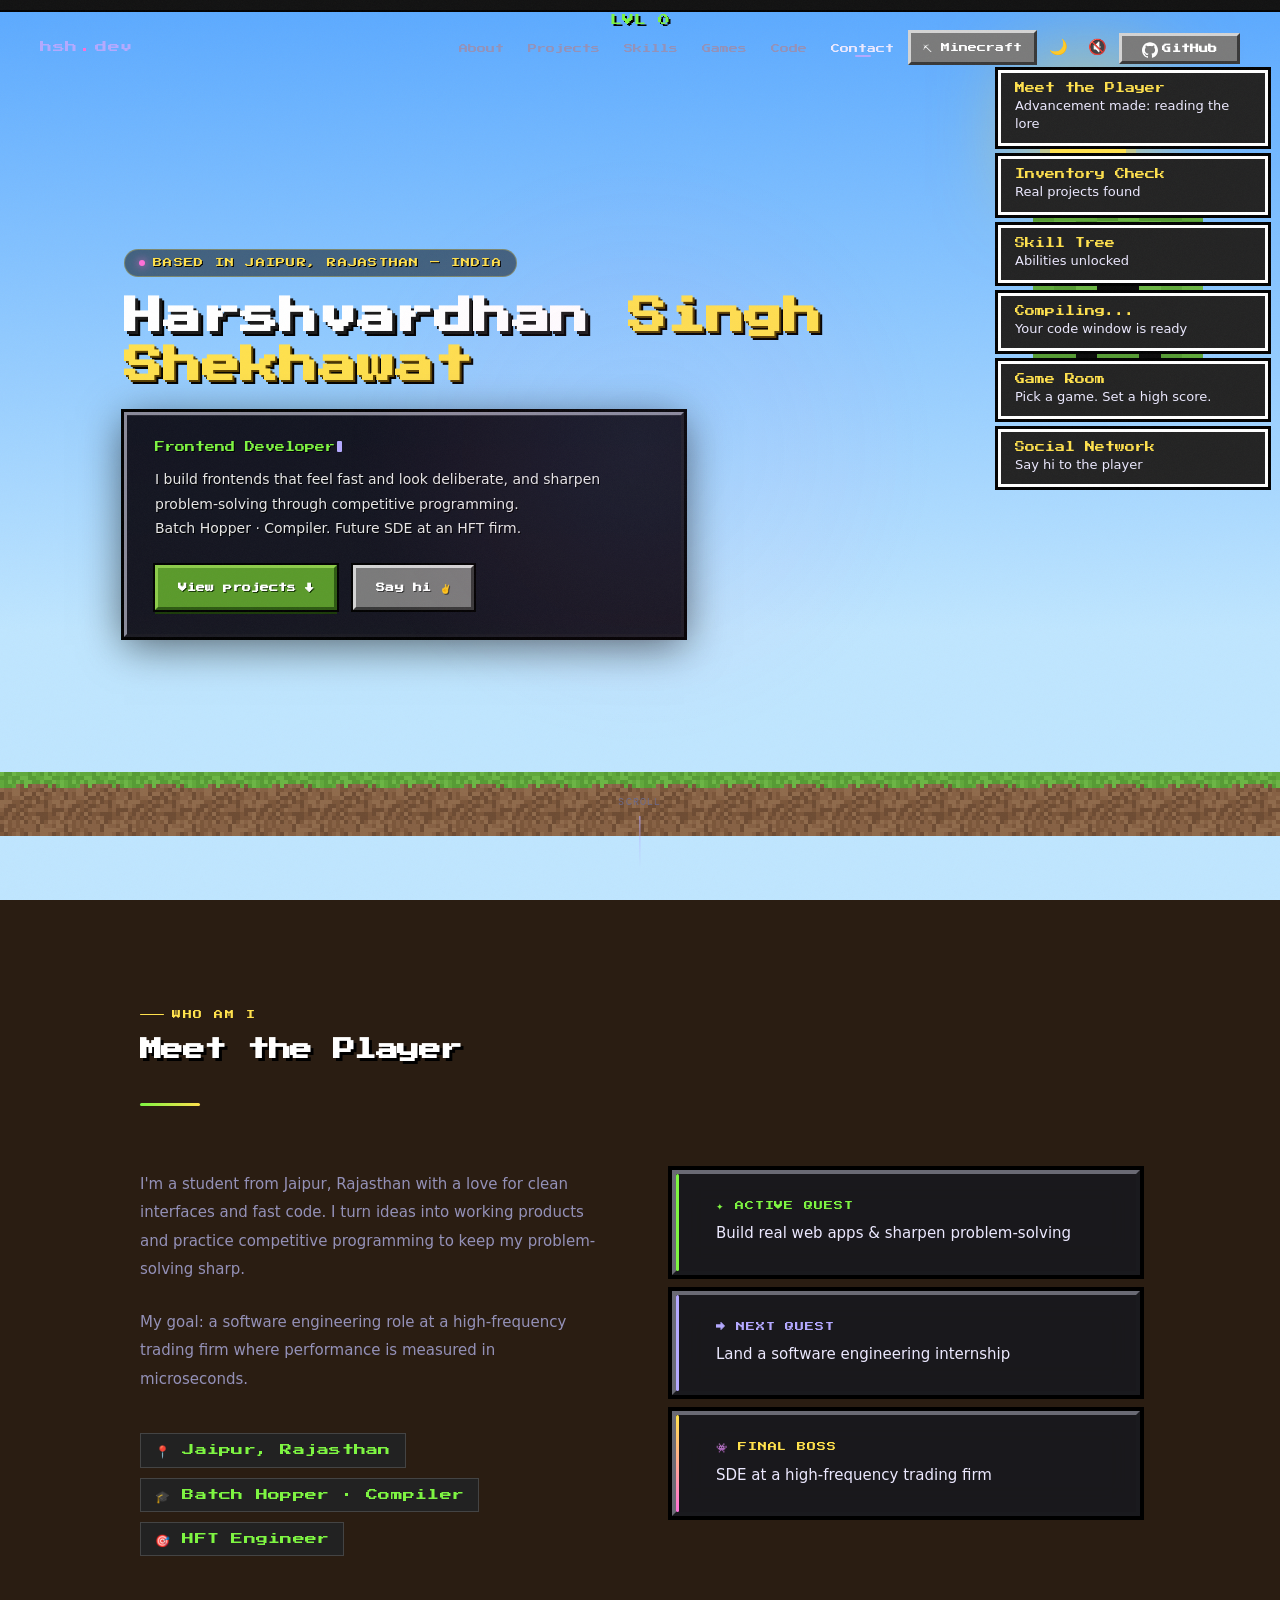
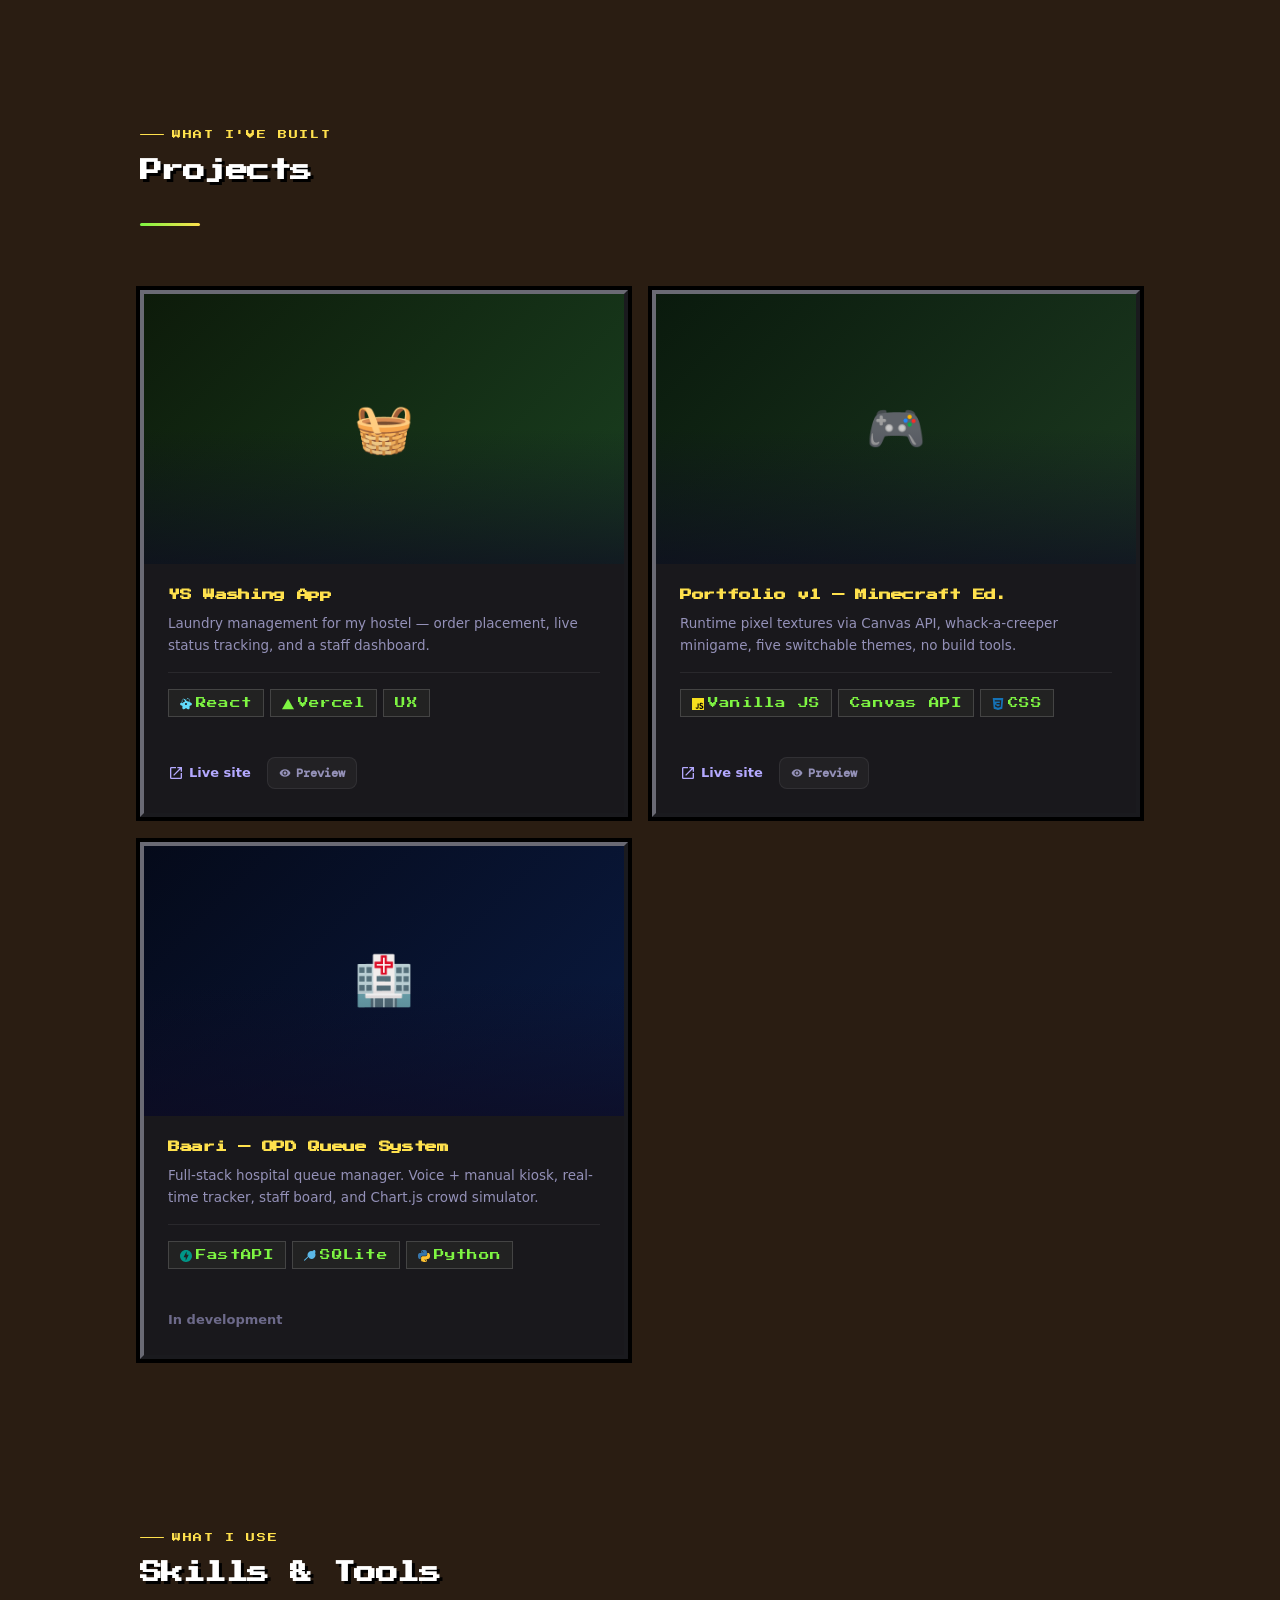
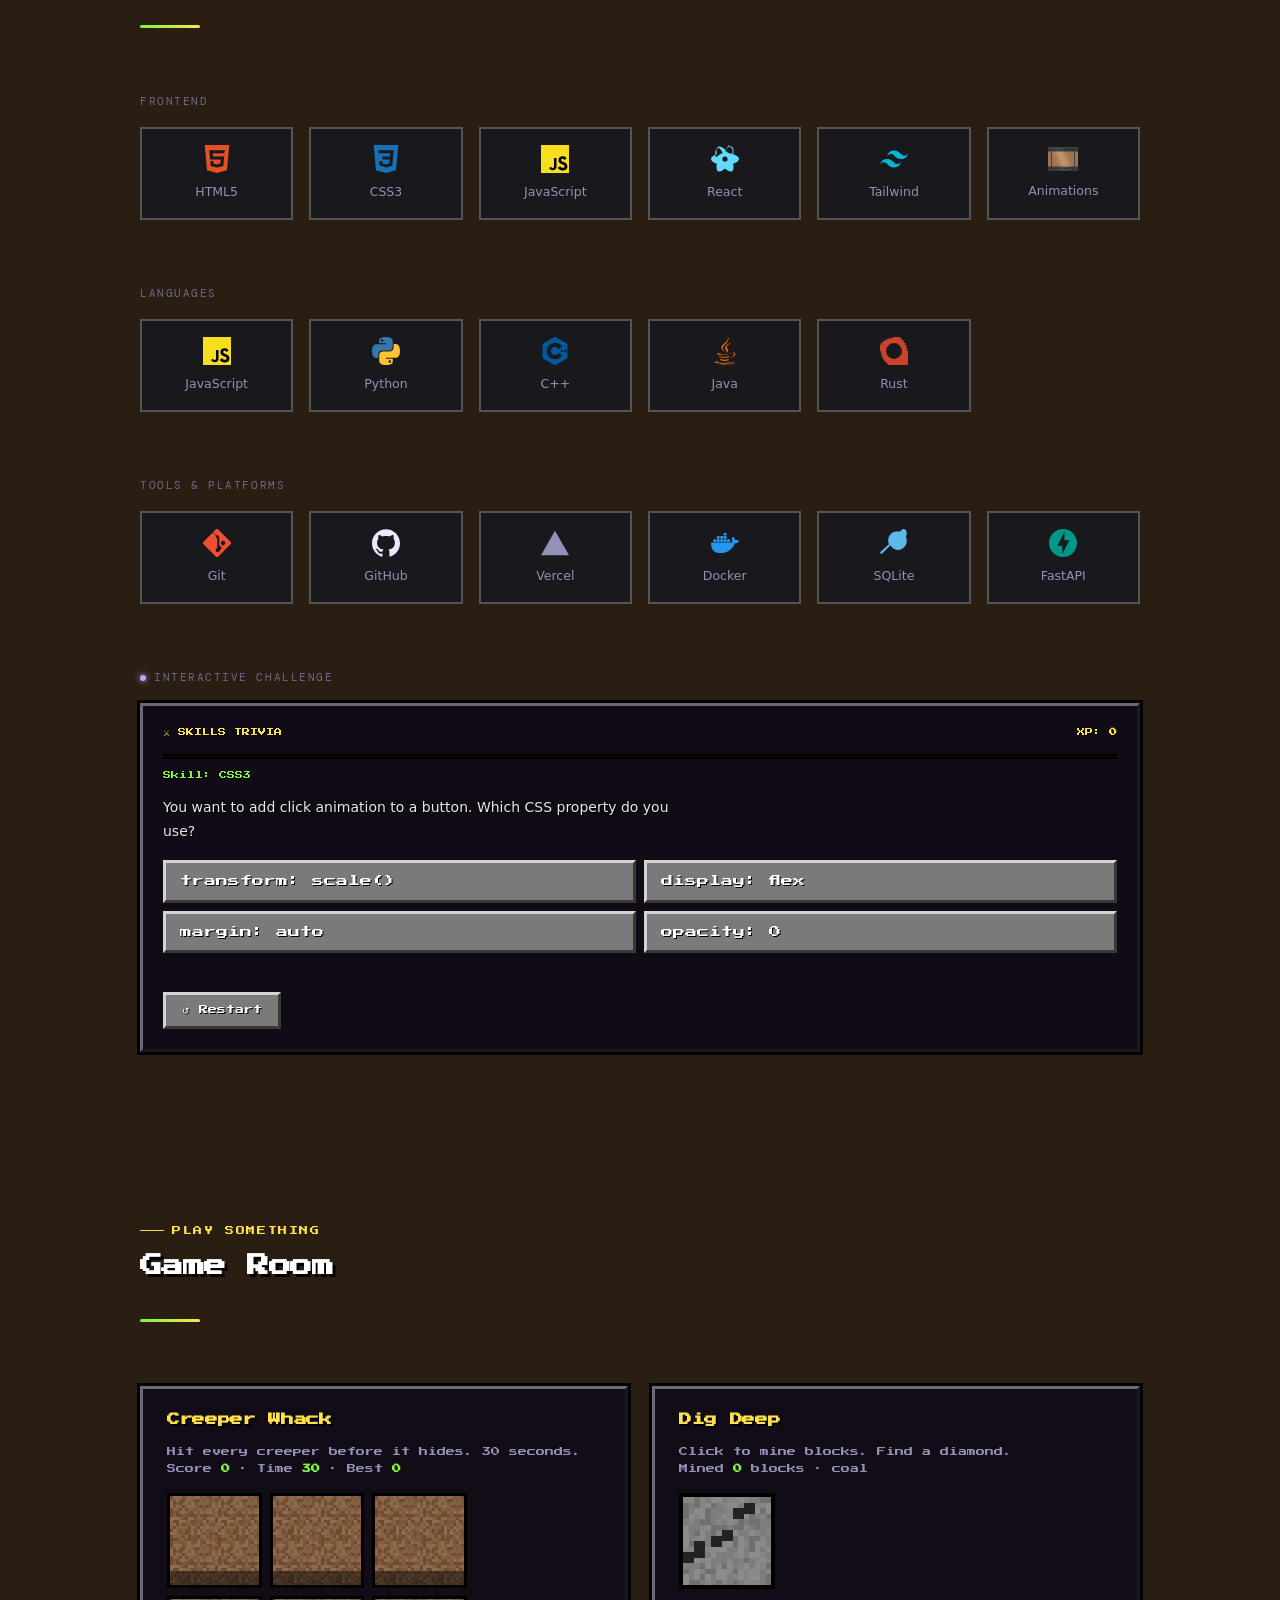
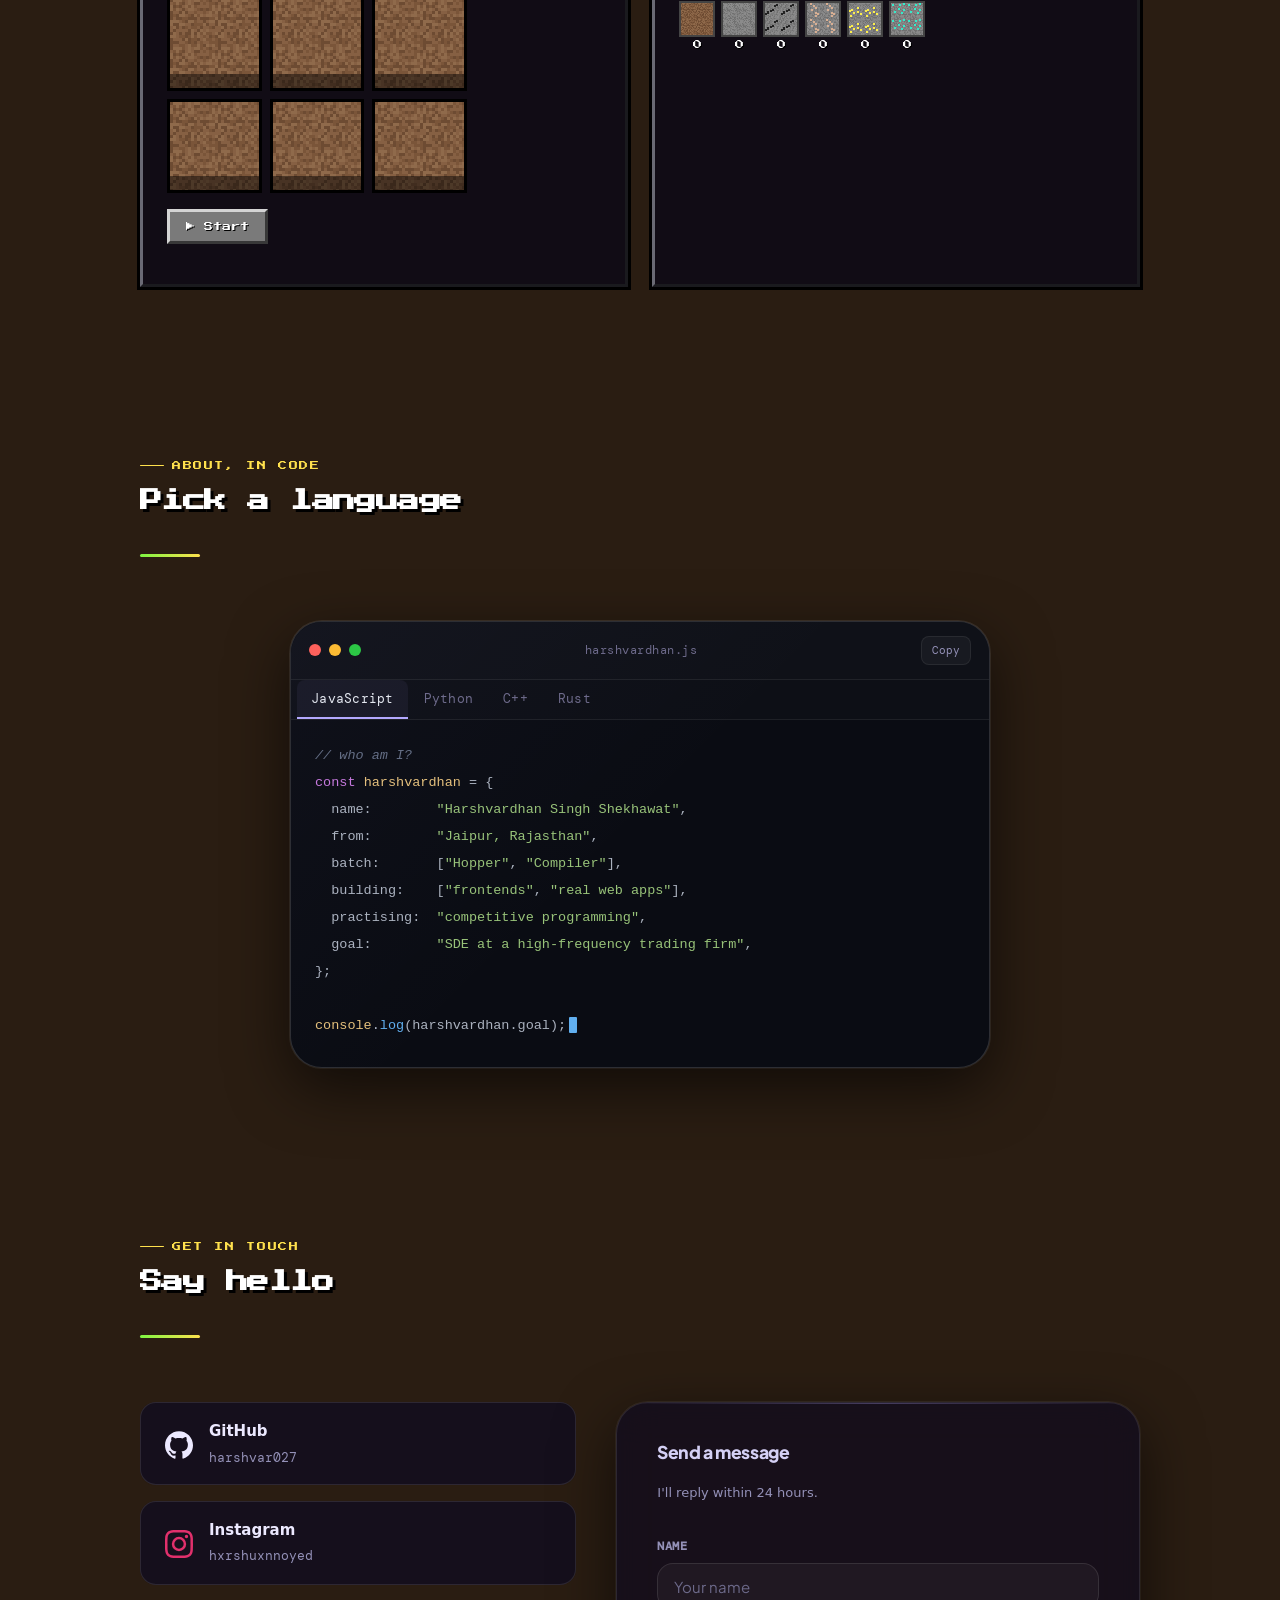
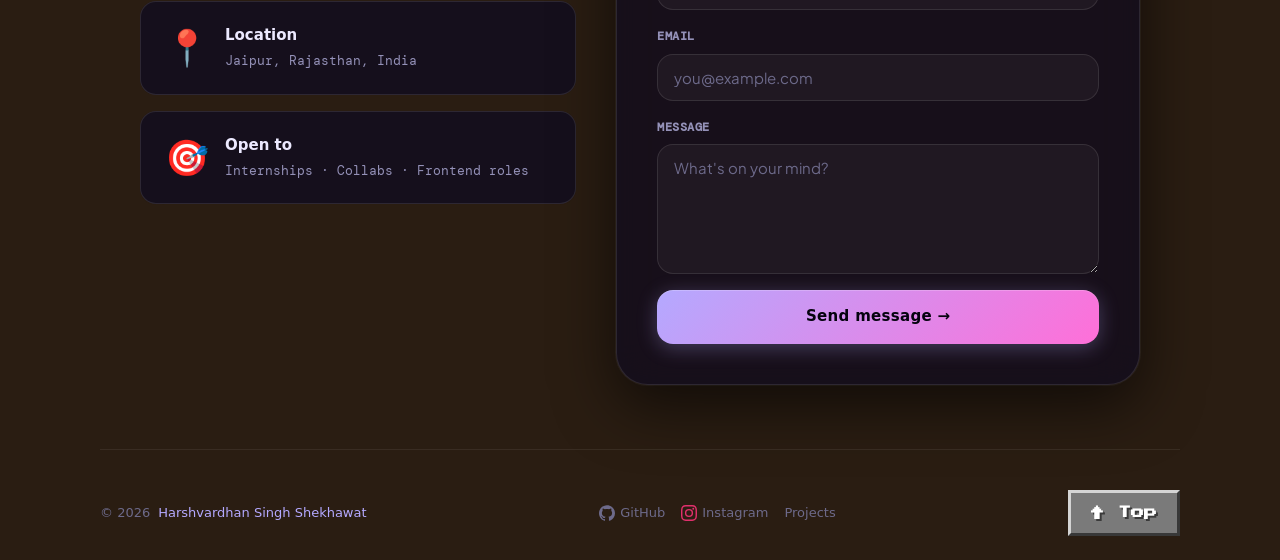
<file: index.html>
<!DOCTYPE html>
<html lang="en">
<head>
  <meta charset="utf-8">
  <meta name="viewport" content="width=device-width, initial-scale=1, viewport-fit=cover">
  <meta name="description" content="Harshvardhan Singh Shekhawat — Frontend Developer &amp; Competitive Programmer from Jaipur, Rajasthan.">
  <meta name="theme-color" content="#05030f">
  <meta property="og:title"       content="Harshvardhan Singh Shekhawat">
  <meta property="og:description" content="Frontend Developer · Competitive Programmer · Future HFT Engineer">
  <meta property="og:type"        content="website">
  <title>Harshvardhan Singh Shekhawat — Frontend Developer</title>

  <!-- Fonts -->
  <link rel="preconnect" href="https://fonts.googleapis.com">
  <link rel="preconnect" href="https://fonts.gstatic.com" crossorigin>
  <link href="https://fonts.googleapis.com/css2?family=Plus+Jakarta+Sans:wght@400;500;600;700;800&family=DM+Mono:ital,wght@0,400;0,500;1,400&family=Press+Start+2P&display=swap" rel="stylesheet">

  <!-- Styles -->
  <link rel="stylesheet" href="css/tokens.css">
  <link rel="stylesheet" href="css/base.css">
  <link rel="stylesheet" href="css/nav.css">
  <link rel="stylesheet" href="css/hero.css">
  <link rel="stylesheet" href="css/components.css">
  <link rel="stylesheet" href="css/themes.css">
  <link rel="stylesheet" href="css/icons.css">
  <link rel="stylesheet" href="css/games.css">
  <link rel="stylesheet" href="css/upgrades.css">

  <!-- SVG icon sprite (inline for no extra request) -->
  <style>#svg-sprite{position:absolute;width:0;height:0;overflow:hidden}</style>
</head>

<body>

<!-- Inline SVG sprite -->
<div id="svg-sprite" aria-hidden="true">
  <svg xmlns="http://www.w3.org/2000/svg">
    <defs>
      <symbol id="icon-github" viewBox="0 0 24 24"><path fill="currentColor" d="M12 .297c-6.63 0-12 5.373-12 12 0 5.303 3.438 9.8 8.205 11.385.6.113.82-.258.82-.577 0-.285-.01-1.04-.015-2.04-3.338.724-4.042-1.61-4.042-1.61C4.422 18.07 3.633 17.7 3.633 17.7c-1.087-.744.084-.729.084-.729 1.205.084 1.838 1.236 1.838 1.236 1.07 1.835 2.809 1.305 3.495.998.108-.776.417-1.305.76-1.605-2.665-.3-5.466-1.332-5.466-5.93 0-1.31.465-2.38 1.235-3.22-.135-.303-.54-1.523.105-3.176 0 0 1.005-.322 3.3 1.23.96-.267 1.98-.399 3-.405 1.02.006 2.04.138 3 .405 2.28-1.552 3.285-1.23 3.285-1.23.645 1.653.24 2.873.12 3.176.765.84 1.23 1.91 1.23 3.22 0 4.61-2.805 5.625-5.475 5.92.42.36.81 1.096.81 2.22 0 1.606-.015 2.896-.015 3.286 0 .315.21.69.825.57C20.565 22.092 24 17.592 24 12.297c0-6.627-5.373-12-12-12"/></symbol>
      <symbol id="icon-instagram" viewBox="0 0 24 24"><path fill="currentColor" d="M12 2.163c3.204 0 3.584.012 4.85.07 3.252.148 4.771 1.691 4.919 4.919.058 1.265.069 1.645.069 4.849 0 3.205-.012 3.584-.069 4.849-.149 3.225-1.664 4.771-4.919 4.919-1.266.058-1.644.07-4.85.07-3.204 0-3.584-.012-4.849-.07-3.26-.149-4.771-1.699-4.919-4.92-.058-1.265-.07-1.644-.07-4.849 0-3.204.013-3.583.07-4.849.149-3.227 1.664-4.771 4.919-4.919 1.266-.057 1.645-.069 4.849-.069zM12 0C8.741 0 8.333.014 7.053.072 2.695.272.273 2.69.073 7.052.014 8.333 0 8.741 0 12c0 3.259.014 3.668.072 4.948.2 4.358 2.618 6.78 6.98 6.98C8.333 23.986 8.741 24 12 24c3.259 0 3.668-.014 4.948-.072 4.354-.2 6.782-2.618 6.979-6.98.059-1.28.073-1.689.073-4.948 0-3.259-.014-3.667-.072-4.947-.196-4.354-2.617-6.78-6.979-6.98C15.668.014 15.259 0 12 0zm0 5.838a6.162 6.162 0 100 12.324 6.162 6.162 0 000-12.324zM12 16a4 4 0 110-8 4 4 0 010 8zm6.406-11.845a1.44 1.44 0 100 2.881 1.44 1.44 0 000-2.881z"/></symbol>
      <symbol id="icon-javascript" viewBox="0 0 24 24"><path fill="#F7DF1E" d="M0 0h24v24H0V0z"/><path fill="#000" d="M6.894 19.618l1.736-1.05c.335.593.64 1.094 1.372 1.094.702 0 1.144-.274 1.144-1.342v-7.26h2.134v7.284c0 2.21-1.295 3.214-3.186 3.214-1.707 0-2.7-.885-3.2-1.94m7.846-.305l1.735-1.006c.457.746 1.052 1.296 2.102 1.296 1.006 0 1.65-.503 1.65-1.2 0-.832-.66-1.127-1.77-1.61l-.61-.26c-1.752-.746-2.914-1.683-2.914-3.662 0-1.822 1.388-3.21 3.557-3.21 1.548 0 2.66.535 3.46 1.936l-1.897 1.218c-.43-.768-.883-1.07-1.563-1.07-.702 0-1.146.445-1.146 1.07 0 .75.444 1.05 1.47 1.52l.61.26c2.064.885 3.226 1.79 3.226 3.82 0 2.19-1.722 3.38-4.038 3.38-2.26 0-3.72-1.075-4.432-2.48"/></symbol>
      <symbol id="icon-python" viewBox="0 0 24 24"><path fill="#3776AB" d="M11.914 0C5.82 0 6.2 2.656 6.2 2.656l.007 2.752h5.814v.826H3.89S0 5.789 0 11.969c0 6.18 3.403 5.963 3.403 5.963h2.031v-2.867s-.11-3.403 3.348-3.403h5.774s3.237.052 3.237-3.13V3.327C17.793 3.327 18.008 0 11.914 0zm-3.21 1.922a1.041 1.041 0 110 2.082 1.041 1.041 0 010-2.082z"/><path fill="#FFC331" d="M12.086 24c6.094 0 5.714-2.656 5.714-2.656l-.007-2.752H12v-.826h8.13s3.87.445 3.87-5.735c0-6.18-3.403-5.963-3.403-5.963h-2.031v2.867s.11 3.403-3.348 3.403H9.444s-3.237-.052-3.237 3.13v5.205C6.207 20.673 5.992 24 12.086 24zm3.21-1.922a1.041 1.041 0 110-2.082 1.041 1.041 0 010 2.082z"/></symbol>
      <symbol id="icon-cpp" viewBox="0 0 24 24"><path fill="#00599C" d="M22.394 6c-.167-.29-.398-.543-.652-.69L12.926.22c-.509-.294-1.34-.294-1.848 0L2.26 5.31c-.508.293-.923 1.013-.923 1.6v10.18c0 .294.104.62.271.91.167.29.398.543.652.69l8.816 5.09c.508.293 1.34.293 1.848 0l8.816-5.09c.254-.147.485-.4.652-.69.167-.29.27-.616.27-.91V6.91c.003-.294-.1-.62-.268-.91zM12 19.109c-3.92 0-7.109-3.19-7.109-7.109S8.08 4.891 12 4.891a7.133 7.133 0 016.156 3.552l-3.076 1.78a3.567 3.567 0 00-3.08-1.78A3.559 3.559 0 008.444 12 3.56 3.56 0 0012 15.558a3.568 3.568 0 003.08-1.778l3.077 1.78A7.135 7.135 0 0112 19.109zm7.109-6.714h-.79v.79h-.79v-.79h-.79v-.79h.79v-.79h.79v.79h.79v.79zm2.962 0h-.79v.79h-.79v-.79h-.79v-.79h.79v-.79h.79v.79h.79v.79z"/></symbol>
      <symbol id="icon-java" viewBox="0 0 24 24"><path fill="#E76F00" d="M8.851 18.56s-.917.534.653.714c1.902.218 2.874.187 4.969-.211 0 0 .552.346 1.321.646-4.699 2.013-10.633-.118-6.943-1.149M8.276 15.933s-1.028.761.542.924c2.032.209 3.636.227 6.413-.308 0 0 .384.389.987.602-5.679 1.661-12.007.13-7.942-1.218M13.116 11.475c1.158 1.333-.304 2.533-.304 2.533s2.939-1.518 1.589-3.418c-1.261-1.772-2.228-2.652 3.007-5.688 0-.001-8.216 2.051-4.292 6.573"/><path fill="#E76F00" d="M19.33 20.504s.679.559-.747.991c-2.712.822-11.288 1.069-13.669.033-.856-.373.75-.89 1.254-.998.527-.114.828-.093.828-.093-.953-.671-6.156 1.317-2.643 1.887 9.58 1.553 17.462-.7 14.977-1.82M9.292 13.21s-4.362 1.036-1.544 1.412c1.189.159 3.561.123 5.77-.062 1.806-.152 3.618-.477 3.618-.477s-.637.272-1.098.587c-4.429 1.165-12.986.623-10.522-.568 2.082-1.006 3.776-.892 3.776-.892M17.116 17.584c4.503-2.34 2.421-4.589.968-4.285-.355.074-.515.138-.515.138s.132-.207.385-.297c2.875-1.011 5.086 2.981-.928 4.562 0-.001.07-.062.09-.118"/><path fill="#E76F00" d="M14.401 0s2.494 2.494-2.365 6.33c-3.896 3.077-.888 4.832-.001 6.836-2.274-2.053-3.943-3.858-2.824-5.539 1.644-2.469 6.197-3.665 5.19-7.627"/><path fill="#E76F00" d="M9.734 23.924c4.322.277 10.959-.153 11.116-2.19 0 0-.302.775-3.572 1.391-3.688.694-8.239.613-10.937.168 0 .001.553.457 3.393.631"/></symbol>
      <symbol id="icon-rust" viewBox="0 0 24 24"><path fill="#CE422B" d="M23.634 11.613l-1.024-.633a13.31 13.31 0 00-.028-.22l.882-.772a.376.376 0 00-.097-.61l-1.106-.507a12.77 12.77 0 00-.083-.214l.72-.892a.376.376 0 00-.187-.589l-1.163-.369a12.967 12.967 0 00-.136-.202l.54-.987a.376.376 0 00-.273-.557l-1.196-.226a12.98 12.98 0 00-.186-.185l.351-1.063a.376.376 0 00-.353-.51l-1.204-.08a13.25 13.25 0 00-.231-.163l.155-1.115a.376.376 0 00-.426-.427l-1.115.155a13.23 13.23 0 00-.163-.23l-.08-1.205a.376.376 0 00-.51-.353l-1.063.35a12.98 12.98 0 00-.185-.185l-.226-1.196a.376.376 0 00-.557-.273l-.987.54a13.02 13.02 0 00-.202-.136l-.369-1.163a.376.376 0 00-.589-.187l-.892.72a12.77 12.77 0 00-.214-.083l-.507-1.107a.376.376 0 00-.61-.097l-.772.882a13.01 13.01 0 00-.22-.028L11.613.366a.376.376 0 00-.613 0l-.633 1.024a13.31 13.31 0 00-.22.028l-.772-.882a.376.376 0 00-.61.097l-.507 1.107a12.77 12.77 0 00-.214.083l-.892-.72a.376.376 0 00-.589.187l-.369 1.163a13.02 13.02 0 00-.202.136l-.987-.54a.376.376 0 00-.557.273l-.226 1.196a12.98 12.98 0 00-.185.185l-1.063-.35a.376.376 0 00-.51.353l-.08 1.205a13.25 13.25 0 00-.163.23l-1.115-.155a.376.376 0 00-.427.427l.155 1.115a13.23 13.23 0 00-.23.163l-1.204.08a.376.376 0 00-.353.51l.35 1.063a12.98 12.98 0 00-.185.185l-1.196.226a.376.376 0 00-.273.557l.54.987a13.02 13.02 0 00-.136.202l-1.163.369a.376.376 0 00-.187.589l.72.892a12.77 12.77 0 00-.083.214l-1.106.507a.376.376 0 00-.097.61l.882.772a13.31 13.31 0 00-.028.22L.366 11.613a.376.376 0 000 .613l1.024.633c.008.074.018.147.028.22l-.882.772a.376.376 0 00.097.61l1.106.507c.028.072.055.143.083.214l-.72.892a.376.376 0 00.187.589l1.163.369c.044.068.09.135.136.202l-.54.987a.376.376 0 00.273.557l1.196.226c.06.063.122.124.185.185l-.35 1.063a.376.376 0 00.353.51l1.204.08c.054.055.108.109.163.163l-.155 1.115a.376.376 0 00.427.427l1.115-.155c.053.078.107.155.163.23l.08 1.205a.376.376 0 00.51.353l1.063-.351c.06.064.122.126.185.186l.226 1.196a.376.376 0 00.557.273l.987-.54c.067.047.134.092.202.136l.369 1.163a.376.376 0 00.589.187l.892-.72c.07.028.142.056.214.083l.507 1.106a.376.376 0 00.61.097l.772-.882c.073.01.146.02.22.028l.633 1.024a.376.376 0 00.613 0l.633-1.024c.074-.008.147-.018.22-.028l.772.882a.376.376 0 00.61-.097l.507-1.106c.072-.027.144-.055.214-.083l.892.72a.376.376 0 00.589-.187l.369-1.163c.068-.044.135-.09.202-.136l.987.54a.376.376 0 00.557-.273l.226-1.196c.063-.06.125-.122.185-.186l1.063.351a.376.376 0 00.51-.353l.08-1.205c.056-.075.11-.152.163-.23l1.115.155a.376.376 0 00.427-.427l-.155-1.115c.055-.054.109-.108.163-.163l1.204-.08a.376.376 0 00.353-.51l-.35-1.063c.063-.06.125-.122.185-.185l1.196-.226a.376.376 0 00.273-.557l-.54-.987c.046-.067.092-.134.136-.202l1.163-.369a.376.376 0 00.187-.589l-.72-.892c.028-.071.056-.142.083-.214l1.106-.507a.376.376 0 00.097-.61l-.882-.772c.01-.073.02-.146.028-.22l1.024-.633a.376.376 0 000-.613zM12 18.802A6.802 6.802 0 1112 5.198a6.802 6.802 0 010 13.604z"/></symbol>
      <symbol id="icon-html" viewBox="0 0 24 24"><path fill="#E34F26" d="M1.5 0h21l-1.91 21.563L11.977 24l-8.565-2.438L1.5 0zm7.031 9.75l-.232-2.718 10.059.003.23-2.622L5.412 4.41l.698 8.01h9.126l-.326 3.426-2.91.804-2.955-.81-.188-2.11H6.248l.33 4.171L12 19.351l5.379-1.443.744-8.157H8.531z"/></symbol>
      <symbol id="icon-css" viewBox="0 0 24 24"><path fill="#1572B6" d="M1.5 0h21l-1.91 21.563L11.977 24l-8.564-2.438L1.5 0zm17.09 4.413L5.41 4.41l.213 2.622 10.125.002-.255 2.716h-6.64l.24 2.573h6.182l-.366 3.523-2.91.804-2.956-.81-.188-2.11h-2.61l.29 3.855L12 19.288l5.373-1.53L18.59 4.414z"/></symbol>
      <symbol id="icon-react" viewBox="0 0 24 24"><path fill="#61DAFB" d="M14.23 12.004a2.236 2.236 0 01-2.235 2.236 2.236 2.236 0 01-2.236-2.236 2.236 2.236 0 012.235-2.236 2.236 2.236 0 012.236 2.236zm2.648-10.69c-1.346 0-3.107.96-4.888 2.622-1.78-1.653-3.542-2.602-4.887-2.602-.41 0-.783.093-1.106.278-1.375.793-1.683 3.264-.973 6.365C1.98 8.917 0 10.42 0 12.004c0 1.59 1.99 3.097 5.043 4.03-.704 3.113-.39 5.588.988 6.38.32.187.69.275 1.102.275 1.345 0 3.107-.96 4.888-2.624 1.78 1.654 3.542 2.603 4.887 2.603.41 0 .783-.09 1.106-.275 1.374-.792 1.683-3.263.973-6.365C22.02 15.096 24 13.59 24 12.004c0-1.59-1.99-3.097-5.043-4.032.704-3.11.39-5.587-.988-6.38a2.167 2.167 0 00-1.092-.278zm-.005 1.09c.281 0 .49.068.65.16.934.533 1.3 2.512.7 5.138a23.04 23.04 0 01-3.536-1.057 23.027 23.027 0 01-2.563-1.89c.528-.987 1.07-1.883 1.59-2.64.557-.804 1.08-1.33 1.53-1.587.148-.085.297-.124.63-.124zm-10.55.083c.33 0 .48.04.628.123.45.258.973.784 1.53 1.587.52.756 1.06 1.652 1.59 2.64-1.027.42-2.05.89-3.002 1.496-1.027.64-1.95 1.37-2.763 2.15-.88-2.71-1.02-5.09-.25-6.28.16-.24.373-.47.83-.77.148-.087.35-.134.643-.134z"/></symbol>
      <symbol id="icon-tailwind" viewBox="0 0 24 24"><path fill="#06B6D4" d="M12.001 4.8c-3.2 0-5.2 1.6-6 4.8 1.2-1.6 2.6-2.2 4.2-1.8.913.228 1.565.89 2.288 1.624C13.666 10.618 15.027 12 18.001 12c3.2 0 5.2-1.6 6-4.8-1.2 1.6-2.6 2.2-4.2 1.8-.913-.228-1.565-.89-2.288-1.624C16.337 6.182 14.976 4.8 12.001 4.8zm-6 7.2c-3.2 0-5.2 1.6-6 4.8 1.2-1.6 2.6-2.2 4.2-1.8.913.228 1.565.89 2.288 1.624 1.177 1.194 2.538 2.576 5.512 2.576 3.2 0 5.2-1.6 6-4.8-1.2 1.6-2.6 2.2-4.2 1.8-.913-.228-1.565-.89-2.288-1.624C10.337 13.382 8.976 12 6.001 12z"/></symbol>
      <symbol id="icon-git" viewBox="0 0 24 24"><path fill="#F05032" d="M23.546 10.93L13.067.452a1.55 1.55 0 00-2.188 0L8.708 2.627l2.76 2.76a1.838 1.838 0 012.327 2.341l2.658 2.66a1.838 1.838 0 012.082 2.968 1.838 1.838 0 11-2.1-2.965l-2.48-2.48v6.535a1.84 1.84 0 01.48 3.603 1.839 1.839 0 11-2.198-1.796V8.217a1.84 1.84 0 01-.999-2.415l-2.72-2.72L.454 10.928a1.55 1.55 0 000 2.188l10.48 10.477a1.55 1.55 0 002.188 0l10.424-10.478a1.55 1.55 0 000-2.185z"/></symbol>
      <symbol id="icon-vercel" viewBox="0 0 24 24"><path fill="currentColor" d="M24 22.525H0l12-21.05 12 21.05z"/></symbol>
      <symbol id="icon-docker" viewBox="0 0 24 24"><path fill="#2496ED" d="M13.983 11.078h2.119a.186.186 0 00.186-.185V9.006a.186.186 0 00-.186-.186h-2.12a.185.185 0 00-.184.185v1.888c0 .102.083.185.185.185m-2.954-5.43h2.118a.186.186 0 00.186-.186V3.574a.186.186 0 00-.186-.185h-2.118a.185.185 0 00-.185.185v1.888c0 .102.082.185.185.186m0 2.716h2.118a.187.187 0 00.186-.186V6.29a.186.186 0 00-.186-.185h-2.118a.185.185 0 00-.185.185v1.887c0 .102.082.185.185.186m-2.93 0h2.12a.186.186 0 00.184-.186V6.29a.185.185 0 00-.185-.185H8.1a.185.185 0 00-.185.185v1.887c0 .102.083.185.185.186m-2.964 0h2.119a.186.186 0 00.185-.186V6.29a.185.185 0 00-.185-.185H5.136a.186.186 0 00-.186.185v1.887c0 .102.084.185.186.186m5.893 2.715h2.118a.186.186 0 00.186-.185V9.006a.186.186 0 00-.186-.186h-2.118a.185.185 0 00-.185.185v1.888c0 .102.082.185.185.185m-2.93 0h2.12a.185.185 0 00.184-.185V9.006a.185.185 0 00-.184-.186h-2.12a.185.185 0 00-.184.185v1.888c0 .102.083.185.185.185m-2.964 0h2.119a.185.185 0 00.185-.185V9.006a.185.185 0 00-.184-.186h-2.12a.186.186 0 00-.186.186v1.887c0 .102.084.185.186.185m-2.92 0h2.12a.185.185 0 00.184-.185V9.006a.185.185 0 00-.184-.186h-2.12a.185.185 0 00-.185.185v1.888c0 .102.082.185.185.185M23.763 9.89c-.065-.051-.672-.51-1.954-.51-.338.001-.676.03-1.01.087-.248-1.7-1.653-2.53-1.716-2.566l-.344-.199-.226.327c-.284.438-.49.922-.612 1.43-.23.97-.09 1.882.403 2.661-.595.332-1.55.413-1.744.42H.751a.751.751 0 00-.75.748 11.376 11.376 0 00.692 4.062c.545 1.428 1.355 2.48 2.41 3.124 1.18.723 3.1 1.137 5.275 1.137.983.003 1.963-.086 2.93-.266a12.248 12.248 0 003.823-1.389c.98-.567 1.86-1.288 2.61-2.136 1.252-1.418 1.998-2.997 2.553-4.4h.221c1.372 0 2.215-.549 2.68-1.009.309-.293.55-.65.707-1.046l.098-.288z"/></symbol>
      <symbol id="icon-sqlite" viewBox="0 0 24 24"><path fill="#5BB8E8" d="M21.678.521c-1.032-.92-2.28-.55-3.513.544L16.43 2.494A8.944 8.944 0 0014.987 2C10.57 2 7 5.57 7 9.987a7.98 7.98 0 00.589 3.022L.467 19.563a1 1 0 001.414 1.414l7.124-7.124A7.948 7.948 0 0014.987 18C19.404 18 23 14.43 23 10.013a7.98 7.98 0 00-.798-3.44c.784-1.643 1.04-3.61.356-4.782a2.26 2.26 0 00-.88-1.27z"/></symbol>
      <symbol id="icon-fastapi" viewBox="0 0 24 24"><path fill="#009688" d="M12 0C5.375 0 0 5.375 0 12c0 6.626 5.375 12.001 12 12.001 6.626 0 12.001-5.375 12.001-12C24.001 5.375 18.626 0 12 0zm-.624 21.619v-7.227H7.19L13.203 2.38v7.227h4.187L11.376 21.62z"/></symbol>
      <symbol id="icon-external" viewBox="0 0 24 24"><path fill="currentColor" d="M19 19H5V5h7V3H5a2 2 0 00-2 2v14a2 2 0 002 2h14a2 2 0 002-2v-7h-2v7zM14 3v2h3.59l-9.83 9.83 1.41 1.41L19 6.41V10h2V3h-7z"/></symbol>
      <symbol id="icon-eye" viewBox="0 0 24 24"><path fill="currentColor" d="M12 4.5C7 4.5 2.73 7.61 1 12c1.73 4.39 6 7.5 11 7.5s9.27-3.11 11-7.5c-1.73-4.39-6-7.5-11-7.5zM12 17c-2.76 0-5-2.24-5-5s2.24-5 5-5 5 2.24 5 5-2.24 5-5 5zm0-8c-1.66 0-3 1.34-3 3s1.34 3 3 3 3-1.34 3-3-1.34-3-3-3z"/></symbol>
    </defs>
  </svg>
</div>

<!-- Ambient orbs -->
<div class="ambient" aria-hidden="true">
  <div class="ambient__orb ambient__orb--1"></div>
  <div class="ambient__orb ambient__orb--2"></div>
</div>

<div id="cursor-glow" aria-hidden="true"></div>
<div id="progress-bar" style="position:fixed;top:0;left:0;height:2px;width:0;background:linear-gradient(90deg,#7ef542,#ffe14d);z-index:200;transition:width .08s linear;pointer-events:none;" aria-hidden="true"></div>

<!-- XP bar (Minecraft) -->
<div id="xp-bar" aria-hidden="true"><div id="xp-fill"></div></div>
<div id="xp-level" class="px" aria-hidden="true">LVL 0</div>
<div id="toasts" aria-live="polite"></div>

<!-- ── NAV ──────────────────────────────────────────────────────── -->
<nav class="nav" aria-label="Main navigation">
  <a href="#top" class="nav__logo">hsh<span>.</span>dev</a>
  <ul class="nav__links" role="list">
    <li><a href="#about"    class="nav__link">About</a></li>
    <li><a href="#projects" class="nav__link">Projects</a></li>
    <li><a href="#skills"   class="nav__link">Skills</a></li>
    <li><a href="#games"    class="nav__link">Games</a></li>
    <li><a href="#code"     class="nav__link">Code</a></li>
    <li><a href="#contact"  class="nav__link">Contact</a></li>
    <li><button id="theme-btn" type="button" data-tip="Cycle themes">⛏ Minecraft</button></li>
    <li><button id="mc-night" type="button" style="background:none;border:none;color:var(--c-mute);cursor:pointer;font-size:15px;padding:6px 8px;" aria-label="Toggle night">🌙</button></li>
    <li><button id="mc-sound" type="button" style="background:none;border:none;color:var(--c-mute);cursor:pointer;font-size:15px;padding:6px 8px;" aria-label="Toggle sound">🔇</button></li>
    <li><a href="https://github.com/harshvar027" target="_blank" rel="noopener" class="nav__cta">
      <svg class="icon icon--sm" style="margin-right:4px;"><use href="#icon-github"/></svg>GitHub
    </a></li>
  </ul>
  <button class="nav__hamburger" aria-label="Toggle menu" aria-expanded="false">
    <span></span><span></span><span></span>
  </button>
</nav>

<!-- ── HERO ─────────────────────────────────────────────────────── -->
<section class="hero" id="top" style="position:relative;overflow:hidden;padding-bottom:160px;">
  <div class="mc-sky" id="mc-sky" aria-hidden="true">
    <div class="mc-sun"></div><div class="mc-moon"></div>
    <div class="mc-cloud" style="top:120px"></div>
    <div class="mc-cloud" style="top:230px;animation-delay:-30s;animation-duration:95s"></div>
    <div class="mc-cloud" style="top:60px;animation-delay:-55s;animation-duration:80s"></div>
  </div>
  <canvas id="mc-rain" aria-hidden="true"></canvas>
  <div class="hero__aurora" aria-hidden="true">
    <div class="hero__blob hero__blob--1"></div>
    <div class="hero__blob hero__blob--2"></div>
    <div class="hero__blob hero__blob--3"></div>
  </div>
  <button id="mc-creeper" type="button" aria-label="Creeper — click at your own risk"><img alt="" src=""></button>

  <!-- Hero text — wrapped in MC panel for day visibility -->
  <div style="position:relative;z-index:2;padding:130px var(--s4) 0;width:100%;max-width:1080px;margin:0 auto;">
    <p class="hero__eyebrow">Based in Jaipur, Rajasthan — India</p>
    <h1 class="hero__name" style="margin-top:var(--s3);">
      Harshvardhan
      <span>Singh Shekhawat</span>
    </h1>

    <!-- The dark panel for Minecraft readability -->
    <div class="mc-hero-panel">
      <p class="hero__tagline">
        <span id="typewriter"></span><span class="cursor" aria-hidden="true"></span>
      </p>
      <p class="hero__desc" style="margin-top:var(--s2);">
        I build frontends that feel fast and look deliberate, and sharpen
        problem-solving through competitive programming.
        Batch&nbsp;Hopper&nbsp;·&nbsp;Compiler. Future SDE at an HFT firm.
      </p>
      <div class="hero__btns" style="justify-content:flex-start;margin-top:var(--s4);">
        <a href="#projects" class="btn btn--primary">View projects ↓</a>
        <a href="#contact"  class="btn btn--ghost">Say hi ✌️</a>
      </div>
    </div>

    <!-- Stats (alt themes only; hidden in MC via themes.css) -->
    <div class="hero__stats" style="margin-top:var(--s5);">
      <div class="hero__stat"><div class="hero__stat-num">2+</div><div class="hero__stat-label">Projects shipped</div></div>
      <div class="hero__stat"><div class="hero__stat-num">5</div><div class="hero__stat-label">Languages</div></div>
      <div class="hero__stat"><div class="hero__stat-num">∞</div><div class="hero__stat-label">Problems solved</div></div>
    </div>
  </div>

  <div id="mc-ground" aria-hidden="true"></div>
  <div class="hero__scroll" aria-hidden="true" style="z-index:3;">
    <span>scroll</span>
    <div class="hero__scroll-line"></div>
  </div>
</section>

<!-- ── ABOUT ────────────────────────────────────────────────────── -->
<section class="section" id="about" style="position:relative;z-index:1;">
  <div class="wrap">
    <p class="section__label reveal">Who am I</p>
    <h2 class="section__title reveal" data-delay="1">Meet the Player</h2>
    <div class="section-divider reveal" data-delay="2"></div>
    <div style="display:grid;grid-template-columns:1fr 1fr;gap:var(--s6);align-items:start;">
      <div class="reveal" data-delay="2">
        <p style="color:var(--c-mute);line-height:1.9;margin-bottom:var(--s4);font-size:15px;">
          I'm a student from Jaipur, Rajasthan with a love for clean interfaces and fast code.
          I turn ideas into working products and practice competitive programming to keep my problem-solving sharp.
        </p>
        <p style="color:var(--c-mute);line-height:1.9;font-size:15px;">
          My goal: a software engineering role at a high-frequency trading firm where performance is measured in microseconds.
        </p>
        <div style="display:flex;flex-wrap:wrap;gap:10px;margin-top:var(--s5);">
          <span class="tag" style="font-size:12px;padding:6px 14px;">📍 Jaipur, Rajasthan</span>
          <span class="tag" style="font-size:12px;padding:6px 14px;">🎓 Batch Hopper · Compiler</span>
          <span class="tag" style="font-size:12px;padding:6px 14px;">🎯 HFT Engineer</span>
        </div>
      </div>
      <div style="display:grid;gap:var(--s3);">
        <div class="card quest-card quest-card--active reveal" data-delay="2" style="padding-left:var(--s5);">
          <div class="quest-card__accent"></div>
          <p class="quest-card__badge">✦ Active quest</p>
          <p style="font-size:15px;color:var(--c-txt);">Build real web apps &amp; sharpen problem-solving</p>
        </div>
        <div class="card quest-card quest-card--next reveal" data-delay="3" style="padding-left:var(--s5);">
          <div class="quest-card__accent"></div>
          <p class="quest-card__badge">→ Next quest</p>
          <p style="font-size:15px;color:var(--c-txt);">Land a software engineering internship</p>
        </div>
        <div class="card quest-card quest-card--boss reveal" data-delay="4" style="padding-left:var(--s5);">
          <div class="quest-card__accent"></div>
          <p class="quest-card__badge">👾 Final boss</p>
          <p style="font-size:15px;color:var(--c-txt);">SDE at a high-frequency trading firm</p>
        </div>
      </div>
    </div>
  </div>
</section>

<!-- ── PROJECTS ──────────────────────────────────────────────────── -->
<section class="section" id="projects" style="position:relative;z-index:1;">
  <div class="wrap">
    <p class="section__label reveal">What I've built</p>
    <h2 class="section__title reveal" data-delay="1">Projects</h2>
    <div class="section-divider reveal" data-delay="2"></div>
    <div class="projects__grid">

      <!-- YS Washing -->
      <article class="proj-card reveal" data-delay="1">
        <div class="proj-card__thumb" style="background:linear-gradient(135deg,#0d1b0a,#1a4020);">
          <span style="font-size:3rem;">🧺</span>
        </div>
        <div class="proj-card__body">
          <h3 class="proj-card__title">YS Washing App</h3>
          <p class="proj-card__desc">Laundry management for my hostel — order placement, live status tracking, and a staff dashboard.</p>
          <div class="proj-card__tags">
            <span class="tag"><svg class="icon" style="width:12px;height:12px;color:#61DAFB;margin-right:4px;"><use href="#icon-react"/></svg>React</span>
            <span class="tag"><svg class="icon" style="width:12px;height:12px;margin-right:4px;"><use href="#icon-vercel"/></svg>Vercel</span>
            <span class="tag">UX</span>
          </div>
        </div>
        <div class="proj-card__links">
          <a href="https://yswashing.vercel.app/" target="_blank" rel="noopener" class="proj-card__link">
            <svg class="icon icon--sm"><use href="#icon-external"/></svg> Live site
          </a>
          <button class="preview-btn" onclick="window.openPreview('https://yswashing.vercel.app/','yswashing.vercel.app')" type="button">
            <svg class="icon" style="width:12px;height:12px;"><use href="#icon-eye"/></svg> Preview
          </button>
        </div>
      </article>

      <!-- Portfolio v1 -->
      <article class="proj-card reveal" data-delay="2">
        <div class="proj-card__thumb" style="background:linear-gradient(135deg,#0a1a0d,#1c3a20);">
          <span style="font-size:3rem;">🎮</span>
        </div>
        <div class="proj-card__body">
          <h3 class="proj-card__title">Portfolio v1 — Minecraft Ed.</h3>
          <p class="proj-card__desc">Runtime pixel textures via Canvas API, whack-a-creeper minigame, five switchable themes, no build tools.</p>
          <div class="proj-card__tags">
            <span class="tag"><svg class="icon" style="width:12px;height:12px;color:#F7DF1E;margin-right:4px;"><use href="#icon-javascript"/></svg>Vanilla JS</span>
            <span class="tag">Canvas API</span>
            <span class="tag"><svg class="icon" style="width:12px;height:12px;color:#1572B6;margin-right:4px;"><use href="#icon-css"/></svg>CSS</span>
          </div>
        </div>
        <div class="proj-card__links">
          <a href="https://haarshuu.vercel.app/" target="_blank" rel="noopener" class="proj-card__link">
            <svg class="icon icon--sm"><use href="#icon-external"/></svg> Live site
          </a>
          <button class="preview-btn" onclick="window.openPreview('https://haarshuu.vercel.app/','haarshuu.vercel.app')" type="button">
            <svg class="icon" style="width:12px;height:12px;"><use href="#icon-eye"/></svg> Preview
          </button>
        </div>
      </article>

      <!-- Baari -->
      <article class="proj-card reveal" data-delay="3">
        <div class="proj-card__thumb" style="background:linear-gradient(135deg,#050a1a,#0a1a40);">
          <span style="font-size:3rem;">🏥</span>
        </div>
        <div class="proj-card__body">
          <h3 class="proj-card__title">Baari — OPD Queue System</h3>
          <p class="proj-card__desc">Full-stack hospital queue manager. Voice + manual kiosk, real-time tracker, staff board, and Chart.js crowd simulator.</p>
          <div class="proj-card__tags">
            <span class="tag"><svg class="icon" style="width:12px;height:12px;color:#009688;margin-right:4px;"><use href="#icon-fastapi"/></svg>FastAPI</span>
            <span class="tag"><svg class="icon" style="width:12px;height:12px;color:#5BB8E8;margin-right:4px;"><use href="#icon-sqlite"/></svg>SQLite</span>
            <span class="tag"><svg class="icon" style="width:12px;height:12px;color:#3776AB;margin-right:4px;"><use href="#icon-python"/></svg>Python</span>
          </div>
        </div>
        <div class="proj-card__links">
          <span class="proj-card__link" style="color:var(--c-mute2);pointer-events:none;cursor:default;">In development</span>
        </div>
      </article>
    </div>
  </div>
</section>

<!-- ── SKILLS ────────────────────────────────────────────────────── -->
<section class="section" id="skills" style="position:relative;z-index:1;">
  <div class="wrap">
    <p class="section__label reveal">What I use</p>
    <h2 class="section__title reveal" data-delay="1">Skills &amp; Tools</h2>
    <div class="section-divider reveal" data-delay="2"></div>
    <div style="display:grid;gap:var(--s6);">

      <div class="reveal" data-delay="2">
        <p style="font-family:var(--f-mono);font-size:11px;color:var(--c-mute2);margin-bottom:var(--s3);letter-spacing:.14em;text-transform:uppercase;">Frontend</p>
        <div class="skills__grid">
          <div class="skill-pill"><svg class="icon icon--lg"><use href="#icon-html"/></svg>HTML5</div>
          <div class="skill-pill"><svg class="icon icon--lg"><use href="#icon-css"/></svg>CSS3</div>
          <div class="skill-pill"><svg class="icon icon--lg"><use href="#icon-javascript"/></svg>JavaScript</div>
          <div class="skill-pill"><svg class="icon icon--lg"><use href="#icon-react"/></svg>React</div>
          <div class="skill-pill"><svg class="icon icon--lg"><use href="#icon-tailwind"/></svg>Tailwind</div>
          <div class="skill-pill"><span class="skill-pill__icon">🎞️</span>Animations</div>
        </div>
      </div>

      <div class="reveal" data-delay="3">
        <p style="font-family:var(--f-mono);font-size:11px;color:var(--c-mute2);margin-bottom:var(--s3);letter-spacing:.14em;text-transform:uppercase;">Languages</p>
        <div class="skills__grid">
          <div class="skill-pill"><svg class="icon icon--lg"><use href="#icon-javascript"/></svg>JavaScript</div>
          <div class="skill-pill"><svg class="icon icon--lg"><use href="#icon-python"/></svg>Python</div>
          <div class="skill-pill"><svg class="icon icon--lg"><use href="#icon-cpp"/></svg>C++</div>
          <div class="skill-pill"><svg class="icon icon--lg"><use href="#icon-java"/></svg>Java</div>
          <div class="skill-pill"><svg class="icon icon--lg"><use href="#icon-rust"/></svg>Rust</div>
        </div>
      </div>

      <div class="reveal" data-delay="4">
        <p style="font-family:var(--f-mono);font-size:11px;color:var(--c-mute2);margin-bottom:var(--s3);letter-spacing:.14em;text-transform:uppercase;">Tools &amp; Platforms</p>
        <div class="skills__grid">
          <div class="skill-pill"><svg class="icon icon--lg"><use href="#icon-git"/></svg>Git</div>
          <div class="skill-pill"><svg class="icon icon--lg" style="color:var(--c-txt);"><use href="#icon-github"/></svg>GitHub</div>
          <div class="skill-pill"><svg class="icon icon--lg"><use href="#icon-vercel"/></svg>Vercel</div>
          <div class="skill-pill"><svg class="icon icon--lg"><use href="#icon-docker"/></svg>Docker</div>
          <div class="skill-pill"><svg class="icon icon--lg"><use href="#icon-sqlite"/></svg>SQLite</div>
          <div class="skill-pill"><svg class="icon icon--lg"><use href="#icon-fastapi"/></svg>FastAPI</div>
        </div>
      </div>
    </div>

    <!-- ── Skill Challenges ── -->
    <div class="skill-challenge reveal" data-delay="3">
      <p class="skill-challenge__title">Interactive Challenge</p>

      <!-- TERMINAL: ZSH tasks (shown in terminal mode) -->
      <div class="zsh-panel">
        <div class="zsh-panel__header">
          <span>TERMINAL SKILLS CHALLENGE</span>
          <span class="zsh-score-display">Score: <b id="zsh-score">0</b></span>
        </div>
        <div class="zsh-progress-track"><div id="zsh-progress"></div></div>
        <p class="zsh-task-text" id="zsh-task">Loading task...</p>
        <p class="zsh-skill-label" id="zsh-hint"></p>
        <div class="zsh-input-row">
          <span class="zsh-prompt-label" id="zsh-prompt">harsh@dev:~$</span>
          <input class="zsh-input" id="zsh-input" type="text" placeholder="type your command and press Enter" autocomplete="off" spellcheck="false" autocorrect="off">
        </div>
        <p class="zsh-feedback" id="zsh-feedback"></p>
        <div class="zsh-bottom">
          <button class="game-btn" id="zsh-reset" type="button">↺ Reset</button>
          <span class="zsh-score-display">Press Enter to submit</span>
        </div>
      </div>

      <!-- MINECRAFT: Skill Trivia (shown in minecraft mode) -->
      <div class="mc-quiz-panel">
        <div class="mc-q-header">
          <span>⚔ SKILLS TRIVIA</span>
          <span class="mc-q-score-label">XP: <b id="mc-q-score">0</b></span>
        </div>
        <div class="mc-q-progress-track"><div id="mc-q-progress"></div></div>
        <p class="mc-q-skill" id="mc-q-skill"></p>
        <p class="mc-q-text" id="mc-q-text">Loading question...</p>
        <div class="mc-q-opts" id="mc-q-opts"></div>
        <p class="mc-q-fb" id="mc-q-fb"></p>
        <div class="mc-q-bottom">
          <button class="game-btn" id="mc-q-next" type="button" style="display:none;">Next →</button>
          <button class="game-btn" id="mc-q-reset" type="button">↺ Restart</button>
        </div>
      </div>
    </div>

  </div>
</section>

<!-- ── GAMES ────────────────────────────────────────────────────── -->
<section class="section" id="games" style="position:relative;z-index:1;">
  <div class="wrap">
    <p class="section__label reveal">Play something</p>
    <h2 class="section__title reveal" data-delay="1">Game Room</h2>
    <div class="section-divider reveal" data-delay="2"></div>

    <!-- ══ MINECRAFT GAMES ══ -->
    <div id="mc-games" class="games-grid">

      <!-- Creeper Whack -->
      <div class="game-card reveal" data-delay="1">
        <h3 class="game-title">Creeper Whack</h3>
        <p class="game-hud">
          Hit every creeper before it hides. 30 seconds.<br>
          Score <b id="wh-score">0</b> · Time <b id="wh-time">30</b> · Best <b id="wh-best">0</b>
        </p>
        <div class="wh-grid" id="wh-grid"></div>
        <button class="game-btn" id="wh-go" type="button">▶ Start</button>
        <p class="game-hud" id="wh-msg" style="margin-top:10px;" aria-live="polite"></p>
      </div>

      <!-- Dig Deep -->
      <div class="game-card reveal" data-delay="2">
        <h3 class="game-title">Dig Deep</h3>
        <p class="game-hud">
          Click to mine blocks. Find a diamond.<br>
          Mined <b id="dig-mined">0</b> blocks · <span id="dig-msg">Ready</span>
        </p>
        <button id="dig-block" type="button" aria-label="Block to mine" style="position:relative;width:96px;height:96px;border:4px solid #000;cursor:pointer;image-rendering:pixelated;background-size:cover;margin-bottom:12px;">
          <canvas id="dig-crack" width="16" height="16" style="position:absolute;inset:0;width:100%;height:100%;image-rendering:pixelated;pointer-events:none;"></canvas>
        </button>
        <div class="dig-inv" id="dig-inv"></div>
      </div>

    </div><!-- /mc-games -->

    <!-- ══ TERMINAL GAMES ══ -->
    <div id="term-games" class="games-grid" style="display:none;">

      <!-- Hacker Typer -->
      <div class="game-card reveal" data-delay="1">
        <h3 class="game-title">Hacker Typer</h3>
        <p class="game-hud">Type anything on your keyboard → fill the terminal. Reach 100% to complete the hack.</p>
        <div class="hack-progress-track"><div id="hacker-bar"></div></div>
        <div class="hacker-terminal">
          <pre id="hacker-output"></pre>
          <p id="hacker-status"></p>
        </div>
        <button class="game-btn" id="hacker-reset" type="button">↺ Reset</button>
      </div>

      <!-- Matrix Zap -->
      <div class="game-card reveal" data-delay="2">
        <h3 class="game-title">Matrix Zap</h3>
        <p class="game-hud">
          Click the falling characters to intercept them. 30 seconds.<br>
          Zapped <b id="zap-score">0</b> · Time <b id="zap-time">30</b> · Best <b id="zap-best">0</b>
        </p>
        <div class="zap-wrap">
          <canvas id="zap-canvas"></canvas>
          <p class="zap-click-hint">[ click the falling characters ]</p>
        </div>
        <button class="game-btn" id="zap-go" type="button">▶ Start</button>
        <p class="game-hud" id="zap-msg" style="margin-top:10px;" aria-live="polite"></p>
      </div>

    </div><!-- /term-games -->
  </div>
</section>

<!-- ── CODE WINDOW ──────────────────────────────────────────────── -->
<section class="section" id="code" style="position:relative;z-index:1;">
  <div class="wrap">
    <p class="section__label reveal">About, in code</p>
    <h2 class="section__title reveal" data-delay="1">Pick a language</h2>
    <div class="section-divider reveal" data-delay="2"></div>
    <div class="codewin reveal" data-delay="3" style="max-width:700px;margin:0 auto;">
      <div class="codewin__bar">
        <span class="codewin__dot codewin__dot--r"></span>
        <span class="codewin__dot codewin__dot--y"></span>
        <span class="codewin__dot codewin__dot--g"></span>
        <span class="codewin__filename" id="codewin-file">harshvardhan.js</span>
        <button class="codewin__copy" id="codewin-copy" type="button">Copy</button>
      </div>
      <div class="codewin__tabs" id="codewin-tabs" role="tablist"></div>
      <div class="codewin__body"  id="codewin-body" role="tabpanel"></div>
    </div>
  </div>
</section>

<!-- ── CONTACT ──────────────────────────────────────────────────── -->
<section class="section" id="contact" style="position:relative;z-index:1;">
  <div class="wrap">
    <p class="section__label reveal">Get in touch</p>
    <h2 class="section__title reveal" data-delay="1">Say hello</h2>
    <div class="section-divider reveal" data-delay="2"></div>
    <div class="contact__grid">
      <div style="display:grid;gap:var(--s3);">
        <a href="https://github.com/harshvar027" target="_blank" rel="noopener" class="contact-link reveal" data-delay="2">
          <span class="contact-link__icon"><svg class="icon icon--xl" style="color:var(--c-txt);"><use href="#icon-github"/></svg></span>
          <div><p class="contact-link__name">GitHub</p><p class="contact-link__handle">harshvar027</p></div>
        </a>
        <a href="https://www.instagram.com/hxrshuxnnoyed/" target="_blank" rel="noopener" class="contact-link reveal" data-delay="3">
          <span class="contact-link__icon"><svg class="icon icon--xl" style="color:#E1306C;"><use href="#icon-instagram"/></svg></span>
          <div><p class="contact-link__name">Instagram</p><p class="contact-link__handle">hxrshuxnnoyed</p></div>
        </a>
        <div class="contact-link reveal" data-delay="4">
          <span class="contact-link__icon" style="font-size:2.2rem;">📍</span>
          <div><p class="contact-link__name">Location</p><p class="contact-link__handle">Jaipur, Rajasthan, India</p></div>
        </div>
        <div class="contact-link reveal" data-delay="5">
          <span class="contact-link__icon" style="font-size:2.2rem;">🎯</span>
          <div><p class="contact-link__name">Open to</p><p class="contact-link__handle">Internships · Collabs · Frontend roles</p></div>
        </div>
      </div>

      <form class="contact__form reveal" data-delay="3" id="contact-form" novalidate>
        <h3 style="font-size:1.1rem;color:var(--c-txt2);margin-bottom:4px;">Send a message</h3>
        <p style="font-size:13px;color:var(--c-mute);margin-bottom:var(--s3);">I'll reply within 24 hours.</p>
        <div class="form-field">
          <label class="form-label" for="cf-name">Name</label>
          <input class="form-input" id="cf-name" name="name" type="text" placeholder="Your name" autocomplete="name">
        </div>
        <div class="form-field">
          <label class="form-label" for="cf-email">Email</label>
          <input class="form-input" id="cf-email" name="email" type="email" placeholder="you@example.com" autocomplete="email">
        </div>
        <div class="form-field">
          <label class="form-label" for="cf-msg">Message</label>
          <textarea class="form-textarea" id="cf-msg" name="message" placeholder="What's on your mind?"></textarea>
        </div>
        <button type="submit" class="form-submit">Send message →</button>
      </form>
    </div>
  </div>
</section>

<!-- ── FOOTER ────────────────────────────────────────────────────── -->
<footer class="footer wrap" style="position:relative;z-index:1;">
  <div class="footer__copy">
    <span>© 2026</span>
    <a href="#top">Harshvardhan Singh Shekhawat</a>
  </div>
  <div class="footer__links">
    <a href="https://github.com/harshvar027" target="_blank" rel="noopener" class="footer__link" style="display:inline-flex;align-items:center;gap:5px;">
      <svg class="icon icon--sm"><use href="#icon-github"/></svg> GitHub
    </a>
    <a href="https://www.instagram.com/hxrshuxnnoyed/" target="_blank" rel="noopener" class="footer__link" style="display:inline-flex;align-items:center;gap:5px;">
      <svg class="icon icon--sm" style="color:#E1306C;"><use href="#icon-instagram"/></svg> Instagram
    </a>
    <a href="pages/projects.html" class="footer__link">Projects</a>
  </div>
  <a href="#top" class="btn btn--ghost" style="padding:9px 20px;font-size:13px;">↑ Top</a>
</footer>

<!-- Scripts -->
<script src="js/themes.js"></script>
<script src="js/preview.js"></script>
<script src="js/main.js"              defer></script>
<script src="js/typewriter.js"        defer></script>
<script src="js/codewin.js"           defer></script>
<script src="js/games.js"             defer></script>
<script src="js/skills-challenge.js"  defer></script>
<script src="js/contact.js"           defer></script>
</body>
</html>
</file>
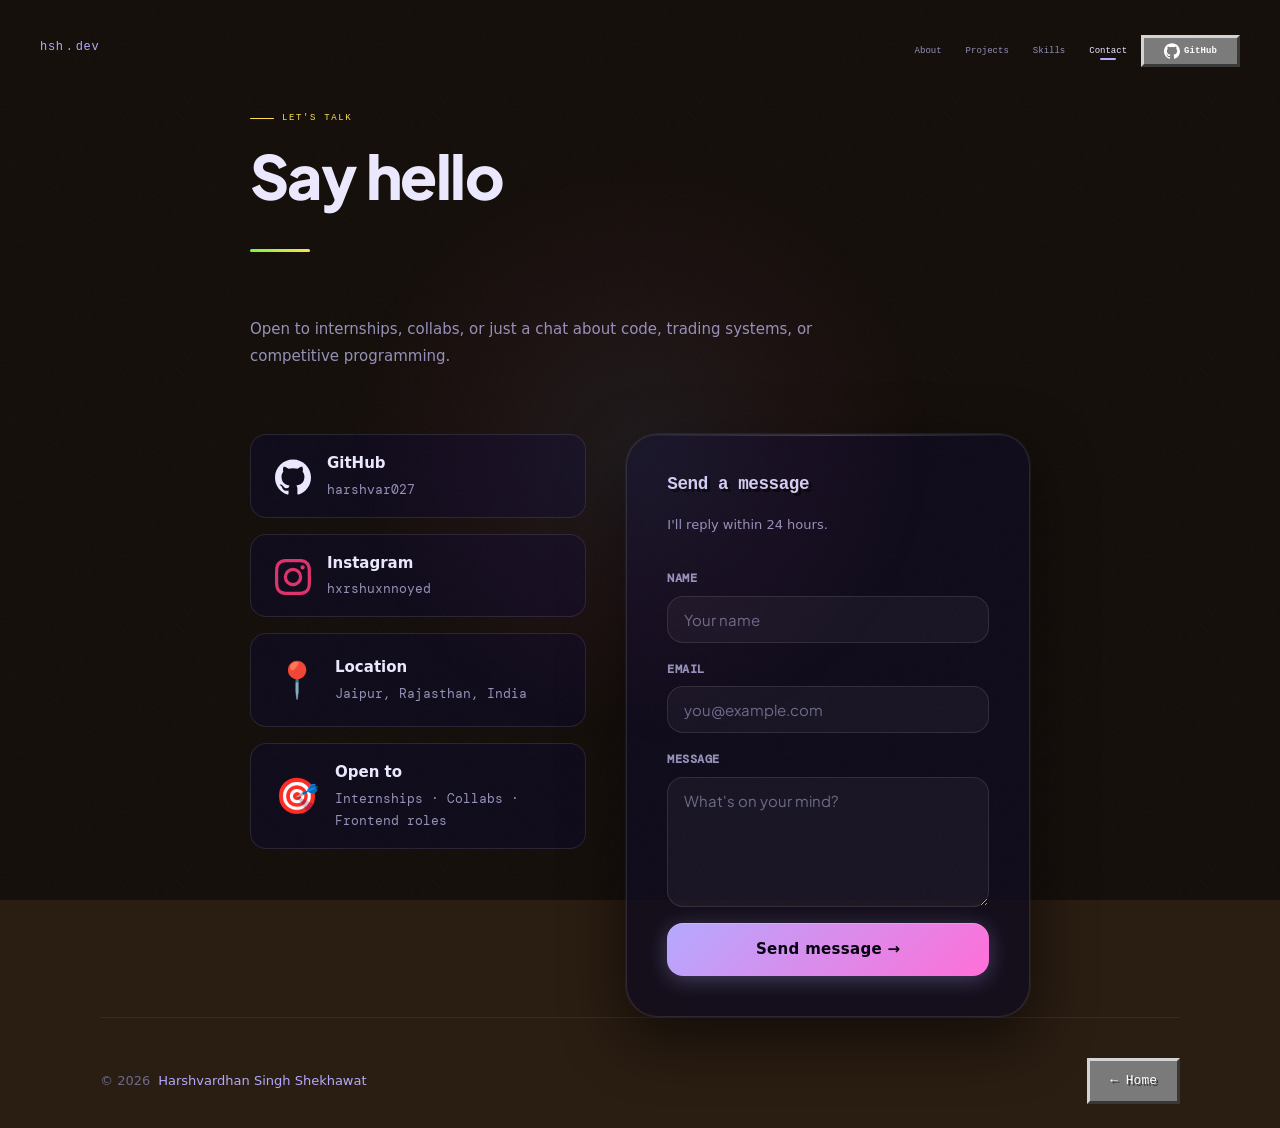
<file: pages/contact.html>
<!DOCTYPE html>
<html lang="en">
<head>
  <meta charset="utf-8">
  <meta name="viewport" content="width=device-width, initial-scale=1, viewport-fit=cover">
  <meta name="description" content="Contact Harshvardhan Singh Shekhawat — Frontend Developer from Jaipur.">
  <title>Contact — Harshvardhan Singh Shekhawat</title>
  <link rel="preconnect" href="https://fonts.googleapis.com">
  <link rel="preconnect" href="https://fonts.gstatic.com" crossorigin>
  <link href="https://fonts.googleapis.com/css2?family=Plus+Jakarta+Sans:wght@400;500;600;700;800&family=DM+Mono:ital,wght@0,400;0,500;1,400&display=swap" rel="stylesheet">
  <link rel="stylesheet" href="../css/tokens.css">
  <link rel="stylesheet" href="../css/base.css">
  <link rel="stylesheet" href="../css/nav.css">
  <link rel="stylesheet" href="../css/components.css">
  <link rel="stylesheet" href="../css/themes.css">
  <link rel="stylesheet" href="../css/icons.css">
  <style>#svg-sprite{position:absolute;width:0;height:0;overflow:hidden}</style>
</head>
<body>

<!-- SVG sprite -->
<div id="svg-sprite" aria-hidden="true"><svg xmlns="http://www.w3.org/2000/svg"><defs>
  <symbol id="icon-github"    viewBox="0 0 24 24"><path fill="currentColor" d="M12 .297c-6.63 0-12 5.373-12 12 0 5.303 3.438 9.8 8.205 11.385.6.113.82-.258.82-.577 0-.285-.01-1.04-.015-2.04-3.338.724-4.042-1.61-4.042-1.61C4.422 18.07 3.633 17.7 3.633 17.7c-1.087-.744.084-.729.084-.729 1.205.084 1.838 1.236 1.838 1.236 1.07 1.835 2.809 1.305 3.495.998.108-.776.417-1.305.76-1.605-2.665-.3-5.466-1.332-5.466-5.93 0-1.31.465-2.38 1.235-3.22-.135-.303-.54-1.523.105-3.176 0 0 1.005-.322 3.3 1.23.96-.267 1.98-.399 3-.405 1.02.006 2.04.138 3 .405 2.28-1.552 3.285-1.23 3.285-1.23.645 1.653.24 2.873.12 3.176.765.84 1.23 1.91 1.23 3.22 0 4.61-2.805 5.625-5.475 5.92.42.36.81 1.096.81 2.22 0 1.606-.015 2.896-.015 3.286 0 .315.21.69.825.57C20.565 22.092 24 17.592 24 12.297c0-6.627-5.373-12-12-12"/></symbol>
  <symbol id="icon-instagram" viewBox="0 0 24 24"><path fill="currentColor" d="M12 2.163c3.204 0 3.584.012 4.85.07 3.252.148 4.771 1.691 4.919 4.919.058 1.265.069 1.645.069 4.849 0 3.205-.012 3.584-.069 4.849-.149 3.225-1.664 4.771-4.919 4.919-1.266.058-1.644.07-4.85.07-3.204 0-3.584-.012-4.849-.07-3.26-.149-4.771-1.699-4.919-4.92-.058-1.265-.07-1.644-.07-4.849 0-3.204.013-3.583.07-4.849.149-3.227 1.664-4.771 4.919-4.919 1.266-.057 1.645-.069 4.849-.069zM12 0C8.741 0 8.333.014 7.053.072 2.695.272.273 2.69.073 7.052.014 8.333 0 8.741 0 12c0 3.259.014 3.668.072 4.948.2 4.358 2.618 6.78 6.98 6.98C8.333 23.986 8.741 24 12 24c3.259 0 3.668-.014 4.948-.072 4.354-.2 6.782-2.618 6.979-6.98.059-1.28.073-1.689.073-4.948 0-3.259-.014-3.667-.072-4.947-.196-4.354-2.617-6.78-6.979-6.98C15.668.014 15.259 0 12 0zm0 5.838a6.162 6.162 0 100 12.324 6.162 6.162 0 000-12.324zM12 16a4 4 0 110-8 4 4 0 010 8zm6.406-11.845a1.44 1.44 0 100 2.881 1.44 1.44 0 000-2.881z"/></symbol>
</defs></svg></div>

<div class="ambient" aria-hidden="true">
  <div class="ambient__orb ambient__orb--1"></div>
  <div class="ambient__orb ambient__orb--2"></div>
</div>
<div id="cursor-glow" aria-hidden="true"></div>
<div id="progress-bar" style="position:fixed;top:0;left:0;height:2px;width:0;background:linear-gradient(90deg,var(--c-acc),var(--c-acc2));z-index:200;pointer-events:none;" aria-hidden="true"></div>

<nav class="nav scrolled" aria-label="Main navigation">
  <a href="../index.html" class="nav__logo">hsh<span>.</span>dev</a>
  <ul class="nav__links" role="list">
    <li><a href="../index.html#about"    class="nav__link">About</a></li>
    <li><a href="projects.html"          class="nav__link">Projects</a></li>
    <li><a href="../index.html#skills"   class="nav__link">Skills</a></li>
    <li><a href="contact.html"           class="nav__link active">Contact</a></li>
    <li><a href="https://github.com/harshvar027" target="_blank" rel="noopener" class="nav__cta">
      <svg class="icon icon--sm" style="margin-right:4px;"><use href="#icon-github"/></svg>GitHub
    </a></li>
  </ul>
  <button class="nav__hamburger" aria-label="Toggle menu" aria-expanded="false">
    <span></span><span></span><span></span>
  </button>
</nav>

<main style="padding-top:100px;min-height:80vh;">
  <div class="wrap" style="max-width:860px;">
    <p class="section__label reveal">Let's talk</p>
    <h1 class="section__title reveal" data-delay="1" style="font-size:clamp(2.2rem,5vw,3.8rem);">Say hello</h1>
    <div class="section-divider reveal" data-delay="2"></div>
    <p class="reveal" data-delay="2" style="color:var(--c-mute);margin-bottom:var(--s6);font-size:15px;line-height:1.8;">
      Open to internships, collabs, or just a chat about code, trading systems, or competitive programming.
    </p>

    <div class="contact__grid">
      <div style="display:grid;gap:var(--s3);">
        <a href="https://github.com/harshvar027" target="_blank" rel="noopener" class="contact-link reveal" data-delay="2">
          <span class="contact-link__icon">
            <svg class="icon" style="width:36px;height:36px;color:var(--c-txt);"><use href="#icon-github"/></svg>
          </span>
          <div>
            <p class="contact-link__name">GitHub</p>
            <p class="contact-link__handle">harshvar027</p>
          </div>
        </a>
        <a href="https://www.instagram.com/hxrshuxnnoyed/" target="_blank" rel="noopener" class="contact-link reveal" data-delay="3">
          <span class="contact-link__icon">
            <svg class="icon" style="width:36px;height:36px;color:#E1306C;"><use href="#icon-instagram"/></svg>
          </span>
          <div>
            <p class="contact-link__name">Instagram</p>
            <p class="contact-link__handle">hxrshuxnnoyed</p>
          </div>
        </a>
        <div class="contact-link reveal" data-delay="4">
          <span class="contact-link__icon" style="font-size:2.2rem;">📍</span>
          <div>
            <p class="contact-link__name">Location</p>
            <p class="contact-link__handle">Jaipur, Rajasthan, India</p>
          </div>
        </div>
        <div class="contact-link reveal" data-delay="5">
          <span class="contact-link__icon" style="font-size:2.2rem;">🎯</span>
          <div>
            <p class="contact-link__name">Open to</p>
            <p class="contact-link__handle">Internships · Collabs · Frontend roles</p>
          </div>
        </div>
      </div>

      <form class="contact__form reveal" data-delay="3" id="contact-form" novalidate>
        <h2 style="font-size:1.1rem;color:var(--c-txt2);margin-bottom:4px;">Send a message</h2>
        <p style="font-size:13px;color:var(--c-mute);margin-bottom:var(--s3);">I'll reply within 24 hours.</p>
        <div class="form-field">
          <label class="form-label" for="cf-name">Name</label>
          <input class="form-input" id="cf-name" name="name" type="text" placeholder="Your name" autocomplete="name">
        </div>
        <div class="form-field">
          <label class="form-label" for="cf-email">Email</label>
          <input class="form-input" id="cf-email" name="email" type="email" placeholder="you@example.com" autocomplete="email">
        </div>
        <div class="form-field">
          <label class="form-label" for="cf-msg">Message</label>
          <textarea class="form-textarea" id="cf-msg" name="message" placeholder="What's on your mind?"></textarea>
        </div>
        <button type="submit" class="form-submit">Send message →</button>
      </form>
    </div>
  </div>
</main>

<footer class="footer wrap">
  <div class="footer__copy">
    <span>© 2026</span>
    <a href="../index.html">Harshvardhan Singh Shekhawat</a>
  </div>
  <a href="../index.html" class="btn btn--ghost" style="padding:9px 20px;font-size:13px;">← Home</a>
</footer>

<script src="../js/main.js" defer></script>
<script src="../js/contact.js" defer></script>
</body>
</html>
</file>
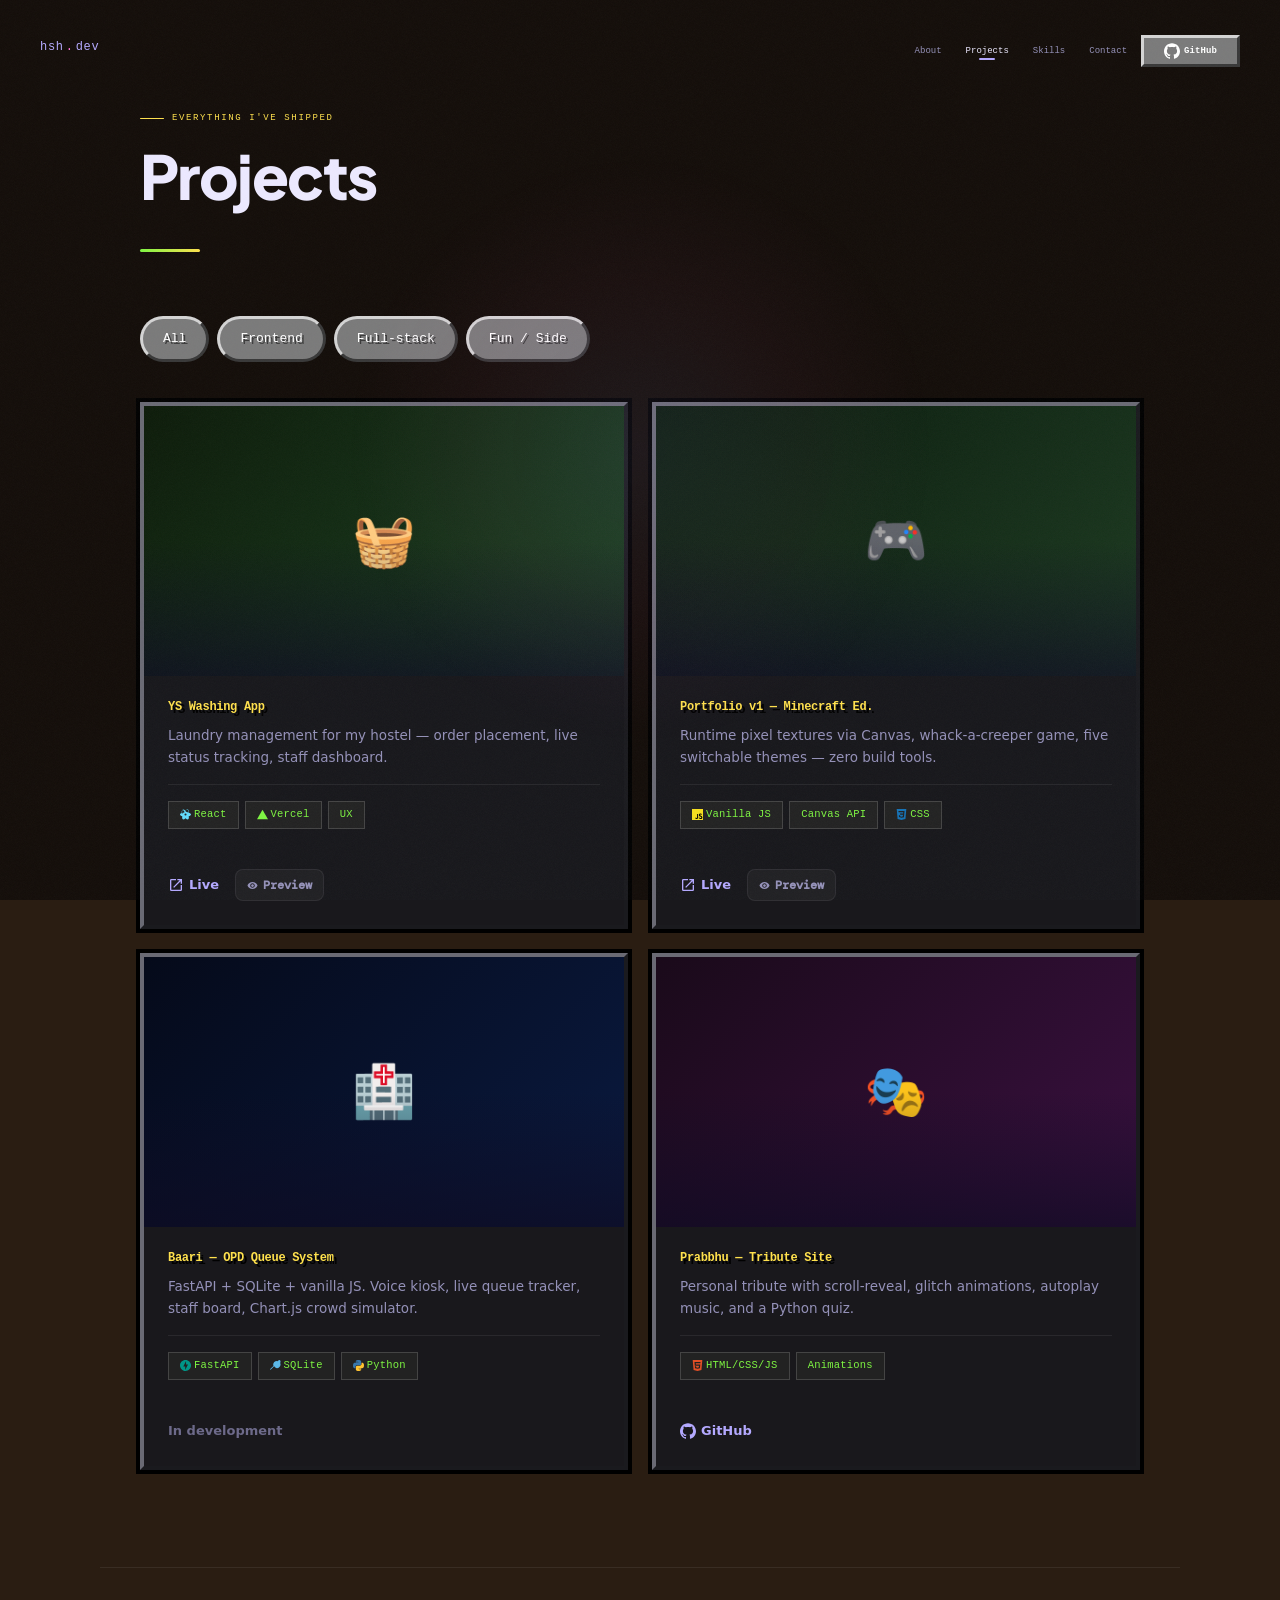
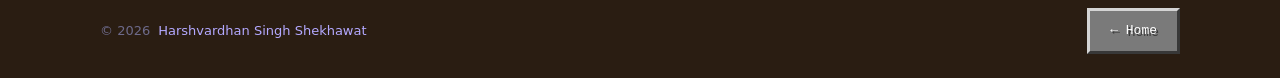
<file: pages/projects.html>
<!DOCTYPE html>
<html lang="en">
<head>
  <meta charset="utf-8">
  <meta name="viewport" content="width=device-width, initial-scale=1, viewport-fit=cover">
  <meta name="description" content="Projects by Harshvardhan Singh Shekhawat — Frontend Developer from Jaipur.">
  <title>Projects — Harshvardhan Singh Shekhawat</title>
  <link rel="preconnect" href="https://fonts.googleapis.com">
  <link rel="preconnect" href="https://fonts.gstatic.com" crossorigin>
  <link href="https://fonts.googleapis.com/css2?family=Plus+Jakarta+Sans:wght@400;500;600;700;800&family=DM+Mono:ital,wght@0,400;0,500;1,400&display=swap" rel="stylesheet">
  <link rel="stylesheet" href="../css/tokens.css">
  <link rel="stylesheet" href="../css/base.css">
  <link rel="stylesheet" href="../css/nav.css">
  <link rel="stylesheet" href="../css/components.css">
  <link rel="stylesheet" href="../css/themes.css">
  <link rel="stylesheet" href="../css/icons.css">
  <style>#svg-sprite{position:absolute;width:0;height:0;overflow:hidden}</style>
</head>
<body>

<!-- SVG sprite -->
<div id="svg-sprite" aria-hidden="true"><svg xmlns="http://www.w3.org/2000/svg"><defs>
  <symbol id="icon-github"     viewBox="0 0 24 24"><path fill="currentColor" d="M12 .297c-6.63 0-12 5.373-12 12 0 5.303 3.438 9.8 8.205 11.385.6.113.82-.258.82-.577 0-.285-.01-1.04-.015-2.04-3.338.724-4.042-1.61-4.042-1.61C4.422 18.07 3.633 17.7 3.633 17.7c-1.087-.744.084-.729.084-.729 1.205.084 1.838 1.236 1.838 1.236 1.07 1.835 2.809 1.305 3.495.998.108-.776.417-1.305.76-1.605-2.665-.3-5.466-1.332-5.466-5.93 0-1.31.465-2.38 1.235-3.22-.135-.303-.54-1.523.105-3.176 0 0 1.005-.322 3.3 1.23.96-.267 1.98-.399 3-.405 1.02.006 2.04.138 3 .405 2.28-1.552 3.285-1.23 3.285-1.23.645 1.653.24 2.873.12 3.176.765.84 1.23 1.91 1.23 3.22 0 4.61-2.805 5.625-5.475 5.92.42.36.81 1.096.81 2.22 0 1.606-.015 2.896-.015 3.286 0 .315.21.69.825.57C20.565 22.092 24 17.592 24 12.297c0-6.627-5.373-12-12-12"/></symbol>
  <symbol id="icon-instagram"  viewBox="0 0 24 24"><path fill="currentColor" d="M12 2.163c3.204 0 3.584.012 4.85.07 3.252.148 4.771 1.691 4.919 4.919.058 1.265.069 1.645.069 4.849 0 3.205-.012 3.584-.069 4.849-.149 3.225-1.664 4.771-4.919 4.919-1.266.058-1.644.07-4.85.07-3.204 0-3.584-.012-4.849-.07-3.26-.149-4.771-1.699-4.919-4.92-.058-1.265-.07-1.644-.07-4.849 0-3.204.013-3.583.07-4.849.149-3.227 1.664-4.771 4.919-4.919 1.266-.057 1.645-.069 4.849-.069zM12 0C8.741 0 8.333.014 7.053.072 2.695.272.273 2.69.073 7.052.014 8.333 0 8.741 0 12c0 3.259.014 3.668.072 4.948.2 4.358 2.618 6.78 6.98 6.98C8.333 23.986 8.741 24 12 24c3.259 0 3.668-.014 4.948-.072 4.354-.2 6.782-2.618 6.979-6.98.059-1.28.073-1.689.073-4.948 0-3.259-.014-3.667-.072-4.947-.196-4.354-2.617-6.78-6.979-6.98C15.668.014 15.259 0 12 0zm0 5.838a6.162 6.162 0 100 12.324 6.162 6.162 0 000-12.324zM12 16a4 4 0 110-8 4 4 0 010 8zm6.406-11.845a1.44 1.44 0 100 2.881 1.44 1.44 0 000-2.881z"/></symbol>
  <symbol id="icon-javascript"  viewBox="0 0 24 24"><path fill="#F7DF1E" d="M0 0h24v24H0V0z"/><path fill="#000" d="M6.894 19.618l1.736-1.05c.335.593.64 1.094 1.372 1.094.702 0 1.144-.274 1.144-1.342v-7.26h2.134v7.284c0 2.21-1.295 3.214-3.186 3.214-1.707 0-2.7-.885-3.2-1.94m7.846-.305l1.735-1.006c.457.746 1.052 1.296 2.102 1.296 1.006 0 1.65-.503 1.65-1.2 0-.832-.66-1.127-1.77-1.61l-.61-.26c-1.752-.746-2.914-1.683-2.914-3.662 0-1.822 1.388-3.21 3.557-3.21 1.548 0 2.66.535 3.46 1.936l-1.897 1.218c-.43-.768-.883-1.07-1.563-1.07-.702 0-1.146.445-1.146 1.07 0 .75.444 1.05 1.47 1.52l.61.26c2.064.885 3.226 1.79 3.226 3.82 0 2.19-1.722 3.38-4.038 3.38-2.26 0-3.72-1.075-4.432-2.48"/></symbol>
  <symbol id="icon-python"      viewBox="0 0 24 24"><path fill="#3776AB" d="M11.914 0C5.82 0 6.2 2.656 6.2 2.656l.007 2.752h5.814v.826H3.89S0 5.789 0 11.969c0 6.18 3.403 5.963 3.403 5.963h2.031v-2.867s-.11-3.403 3.348-3.403h5.774s3.237.052 3.237-3.13V3.327C17.793 3.327 18.008 0 11.914 0zm-3.21 1.922a1.041 1.041 0 110 2.082 1.041 1.041 0 010-2.082z"/><path fill="#FFC331" d="M12.086 24c6.094 0 5.714-2.656 5.714-2.656l-.007-2.752H12v-.826h8.13s3.87.445 3.87-5.735c0-6.18-3.403-5.963-3.403-5.963h-2.031v2.867s.11 3.403-3.348 3.403H9.444s-3.237-.052-3.237 3.13v5.205C6.207 20.673 5.992 24 12.086 24zm3.21-1.922a1.041 1.041 0 110-2.082 1.041 1.041 0 010 2.082z"/></symbol>
  <symbol id="icon-react"       viewBox="0 0 24 24"><path fill="#61DAFB" d="M14.23 12.004a2.236 2.236 0 01-2.235 2.236 2.236 2.236 0 01-2.236-2.236 2.236 2.236 0 012.235-2.236 2.236 2.236 0 012.236 2.236zm2.648-10.69c-1.346 0-3.107.96-4.888 2.622-1.78-1.653-3.542-2.602-4.887-2.602-.41 0-.783.093-1.106.278-1.375.793-1.683 3.264-.973 6.365C1.98 8.917 0 10.42 0 12.004c0 1.59 1.99 3.097 5.043 4.03-.704 3.113-.39 5.588.988 6.38.32.187.69.275 1.102.275 1.345 0 3.107-.96 4.888-2.624 1.78 1.654 3.542 2.603 4.887 2.603.41 0 .783-.09 1.106-.275 1.374-.792 1.683-3.263.973-6.365C22.02 15.096 24 13.59 24 12.004c0-1.59-1.99-3.097-5.043-4.032.704-3.11.39-5.587-.988-6.38a2.167 2.167 0 00-1.092-.278zm-.005 1.09c.281 0 .49.068.65.16.934.533 1.3 2.512.7 5.138a23.04 23.04 0 01-3.536-1.057 23.027 23.027 0 01-2.563-1.89c.528-.987 1.07-1.883 1.59-2.64.557-.804 1.08-1.33 1.53-1.587.148-.085.297-.124.63-.124zm-10.55.083c.33 0 .48.04.628.123.45.258.973.784 1.53 1.587.52.756 1.06 1.652 1.59 2.64-1.027.42-2.05.89-3.002 1.496-1.027.64-1.95 1.37-2.763 2.15-.88-2.71-1.02-5.09-.25-6.28.16-.24.373-.47.83-.77.148-.087.35-.134.643-.134z"/></symbol>
  <symbol id="icon-css"         viewBox="0 0 24 24"><path fill="#1572B6" d="M1.5 0h21l-1.91 21.563L11.977 24l-8.564-2.438L1.5 0zm17.09 4.413L5.41 4.41l.213 2.622 10.125.002-.255 2.716h-6.64l.24 2.573h6.182l-.366 3.523-2.91.804-2.956-.81-.188-2.11h-2.61l.29 3.855L12 19.288l5.373-1.53L18.59 4.414z"/></symbol>
  <symbol id="icon-fastapi"     viewBox="0 0 24 24"><path fill="#009688" d="M12 0C5.375 0 0 5.375 0 12c0 6.626 5.375 12.001 12 12.001 6.626 0 12.001-5.375 12.001-12C24.001 5.375 18.626 0 12 0zm-.624 21.619v-7.227H7.19L13.203 2.38v7.227h4.187L11.376 21.62z"/></symbol>
  <symbol id="icon-sqlite"      viewBox="0 0 24 24"><path fill="#5BB8E8" d="M21.678.521c-1.032-.92-2.28-.55-3.513.544L16.43 2.494A8.944 8.944 0 0014.987 2C10.57 2 7 5.57 7 9.987a7.98 7.98 0 00.589 3.022L.467 19.563a1 1 0 001.414 1.414l7.124-7.124A7.948 7.948 0 0014.987 18C19.404 18 23 14.43 23 10.013a7.98 7.98 0 00-.798-3.44c.784-1.643 1.04-3.61.356-4.782a2.26 2.26 0 00-.88-1.27z"/></symbol>
  <symbol id="icon-vercel"      viewBox="0 0 24 24"><path fill="currentColor" d="M24 22.525H0l12-21.05 12 21.05z"/></symbol>
  <symbol id="icon-html"        viewBox="0 0 24 24"><path fill="#E34F26" d="M1.5 0h21l-1.91 21.563L11.977 24l-8.565-2.438L1.5 0zm7.031 9.75l-.232-2.718 10.059.003.23-2.622L5.412 4.41l.698 8.01h9.126l-.326 3.426-2.91.804-2.955-.81-.188-2.11H6.248l.33 4.171L12 19.351l5.379-1.443.744-8.157H8.531z"/></symbol>
  <symbol id="icon-external"    viewBox="0 0 24 24"><path fill="currentColor" d="M19 19H5V5h7V3H5a2 2 0 00-2 2v14a2 2 0 002 2h14a2 2 0 002-2v-7h-2v7zM14 3v2h3.59l-9.83 9.83 1.41 1.41L19 6.41V10h2V3h-7z"/></symbol>
  <symbol id="icon-eye"         viewBox="0 0 24 24"><path fill="currentColor" d="M12 4.5C7 4.5 2.73 7.61 1 12c1.73 4.39 6 7.5 11 7.5s9.27-3.11 11-7.5c-1.73-4.39-6-7.5-11-7.5zM12 17c-2.76 0-5-2.24-5-5s2.24-5 5-5 5 2.24 5 5-2.24 5-5 5zm0-8c-1.66 0-3 1.34-3 3s1.34 3 3 3 3-1.34 3-3-1.34-3-3-3z"/></symbol>
</defs></svg></div>

<div class="ambient" aria-hidden="true">
  <div class="ambient__orb ambient__orb--1"></div>
  <div class="ambient__orb ambient__orb--2"></div>
</div>
<div id="cursor-glow" aria-hidden="true"></div>
<div id="progress-bar" style="position:fixed;top:0;left:0;height:2px;width:0;background:linear-gradient(90deg,var(--c-acc),var(--c-acc2));z-index:200;pointer-events:none;" aria-hidden="true"></div>

<nav class="nav scrolled" aria-label="Main navigation">
  <a href="../index.html" class="nav__logo">hsh<span>.</span>dev</a>
  <ul class="nav__links" role="list">
    <li><a href="../index.html#about"   class="nav__link">About</a></li>
    <li><a href="projects.html"         class="nav__link active">Projects</a></li>
    <li><a href="../index.html#skills"  class="nav__link">Skills</a></li>
    <li><a href="contact.html"          class="nav__link">Contact</a></li>
    <li><a href="https://github.com/harshvar027" target="_blank" rel="noopener" class="nav__cta">
      <svg class="icon icon--sm" style="margin-right:4px;"><use href="#icon-github"/></svg>GitHub
    </a></li>
  </ul>
  <button class="nav__hamburger" aria-label="Toggle menu" aria-expanded="false">
    <span></span><span></span><span></span>
  </button>
</nav>

<main style="padding-top:100px;">
  <div class="wrap">
    <p class="section__label reveal">Everything I've shipped</p>
    <h1 class="section__title reveal" data-delay="1" style="font-size:clamp(2.2rem,5vw,3.8rem);">Projects</h1>
    <div class="section-divider reveal" data-delay="2"></div>

    <!-- Filter bar -->
    <div id="filter-bar" role="group" aria-label="Filter by category"
         style="display:flex;gap:var(--s2);flex-wrap:wrap;margin-bottom:var(--s5);">
      <button class="btn btn--primary filter-btn" data-filter="all"      style="padding:9px 20px;font-size:13px;border-radius:var(--r-pill);">All</button>
      <button class="btn btn--ghost  filter-btn" data-filter="frontend"  style="padding:9px 20px;font-size:13px;border-radius:var(--r-pill);">Frontend</button>
      <button class="btn btn--ghost  filter-btn" data-filter="fullstack" style="padding:9px 20px;font-size:13px;border-radius:var(--r-pill);">Full-stack</button>
      <button class="btn btn--ghost  filter-btn" data-filter="fun"       style="padding:9px 20px;font-size:13px;border-radius:var(--r-pill);">Fun / Side</button>
    </div>

    <div class="projects__grid" id="projects-grid">

      <article class="proj-card reveal" data-delay="1" data-cat="frontend">
        <div class="proj-card__thumb" style="background:linear-gradient(135deg,#0d1b0a,#1a4020);">🧺</div>
        <div class="proj-card__body">
          <h2 class="proj-card__title">YS Washing App</h2>
          <p class="proj-card__desc">Laundry management for my hostel — order placement, live status tracking, staff dashboard.</p>
          <div class="proj-card__tags">
            <span class="tag"><svg class="icon" style="width:11px;height:11px;color:#61DAFB;margin-right:3px;"><use href="#icon-react"/></svg>React</span>
            <span class="tag"><svg class="icon" style="width:11px;height:11px;margin-right:3px;"><use href="#icon-vercel"/></svg>Vercel</span>
            <span class="tag">UX</span>
          </div>
        </div>
        <div class="proj-card__links">
          <a href="https://yswashing.vercel.app/" target="_blank" rel="noopener" class="proj-card__link">
            <svg class="icon icon--sm"><use href="#icon-external"/></svg> Live
          </a>
          <button class="preview-btn" onclick="window.openPreview('https://yswashing.vercel.app/','yswashing.vercel.app')" type="button">
            <svg class="icon" style="width:11px;height:11px;"><use href="#icon-eye"/></svg> Preview
          </button>
        </div>
      </article>

      <article class="proj-card reveal" data-delay="2" data-cat="frontend fun">
        <div class="proj-card__thumb" style="background:linear-gradient(135deg,#0a1a0d,#1c3a20);">🎮</div>
        <div class="proj-card__body">
          <h2 class="proj-card__title">Portfolio v1 — Minecraft Ed.</h2>
          <p class="proj-card__desc">Runtime pixel textures via Canvas, whack-a-creeper game, five switchable themes — zero build tools.</p>
          <div class="proj-card__tags">
            <span class="tag"><svg class="icon" style="width:11px;height:11px;color:#F7DF1E;margin-right:3px;"><use href="#icon-javascript"/></svg>Vanilla JS</span>
            <span class="tag">Canvas API</span>
            <span class="tag"><svg class="icon" style="width:11px;height:11px;color:#1572B6;margin-right:3px;"><use href="#icon-css"/></svg>CSS</span>
          </div>
        </div>
        <div class="proj-card__links">
          <a href="https://haarshuu.vercel.app/" target="_blank" rel="noopener" class="proj-card__link">
            <svg class="icon icon--sm"><use href="#icon-external"/></svg> Live
          </a>
          <button class="preview-btn" onclick="window.openPreview('https://haarshuu.vercel.app/','haarshuu.vercel.app')" type="button">
            <svg class="icon" style="width:11px;height:11px;"><use href="#icon-eye"/></svg> Preview
          </button>
        </div>
      </article>

      <article class="proj-card reveal" data-delay="3" data-cat="fullstack">
        <div class="proj-card__thumb" style="background:linear-gradient(135deg,#050a1a,#0a1a40);">🏥</div>
        <div class="proj-card__body">
          <h2 class="proj-card__title">Baari — OPD Queue System</h2>
          <p class="proj-card__desc">FastAPI + SQLite + vanilla JS. Voice kiosk, live queue tracker, staff board, Chart.js crowd simulator.</p>
          <div class="proj-card__tags">
            <span class="tag"><svg class="icon" style="width:11px;height:11px;color:#009688;margin-right:3px;"><use href="#icon-fastapi"/></svg>FastAPI</span>
            <span class="tag"><svg class="icon" style="width:11px;height:11px;color:#5BB8E8;margin-right:3px;"><use href="#icon-sqlite"/></svg>SQLite</span>
            <span class="tag"><svg class="icon" style="width:11px;height:11px;color:#3776AB;margin-right:3px;"><use href="#icon-python"/></svg>Python</span>
          </div>
        </div>
        <div class="proj-card__links">
          <span class="proj-card__link" style="color:var(--c-mute2);pointer-events:none;cursor:default;">In development</span>
        </div>
      </article>

      <article class="proj-card reveal" data-delay="4" data-cat="fun">
        <div class="proj-card__thumb" style="background:linear-gradient(135deg,#1a0a1a,#3a1040);">🎭</div>
        <div class="proj-card__body">
          <h2 class="proj-card__title">Prabbhu — Tribute Site</h2>
          <p class="proj-card__desc">Personal tribute with scroll-reveal, glitch animations, autoplay music, and a Python quiz.</p>
          <div class="proj-card__tags">
            <span class="tag"><svg class="icon" style="width:11px;height:11px;color:#E34F26;margin-right:3px;"><use href="#icon-html"/></svg>HTML/CSS/JS</span>
            <span class="tag">Animations</span>
          </div>
        </div>
        <div class="proj-card__links">
          <a href="https://github.com/harshvar027/prabal_nlle" target="_blank" rel="noopener" class="proj-card__link">
            <svg class="icon icon--sm"><use href="#icon-github"/></svg> GitHub
          </a>
        </div>
      </article>

    </div>
  </div>
</main>

<footer class="footer wrap" style="margin-top:var(--s7);">
  <div class="footer__copy">
    <span>© 2026</span>
    <a href="../index.html">Harshvardhan Singh Shekhawat</a>
  </div>
  <a href="../index.html" class="btn btn--ghost" style="padding:9px 20px;font-size:13px;">← Home</a>
</footer>

<script src="../js/preview.js"></script>
<script src="../js/main.js" defer></script>
<script>
  document.getElementById("filter-bar").addEventListener("click", (e) => {
    const btn = e.target.closest(".filter-btn");
    if (!btn) return;
    const f = btn.dataset.filter;
    document.querySelectorAll(".filter-btn").forEach((b) => {
      b.className = "btn " + (b === btn ? "btn--primary" : "btn--ghost") + " filter-btn";
      b.style.cssText = "padding:9px 20px;font-size:13px;border-radius:var(--r-pill);";
    });
    document.querySelectorAll(".proj-card").forEach((card) => {
      const cats = card.dataset.cat || "";
      card.style.display = (f === "all" || cats.split(" ").includes(f)) ? "" : "none";
    });
  });
</script>
</body>
</html>
</file>
<file: css/tokens.css>
/* ─── Design Tokens v2 ──────────────────────────────────────────────── */
:root {
  /* ── Palette ── */
  --c-bg:         #05030f;
  --c-bg2:        #08051a;
  --c-surface:    #0e0b22;
  --c-surface2:   #130f2e;
  --c-panel:      rgba(255,255,255,.04);
  --c-panel-hi:   rgba(255,255,255,.07);
  --c-border:     rgba(255,255,255,.07);
  --c-border-hi:  rgba(255,255,255,.14);
  --c-txt:        #ece9ff;
  --c-txt2:       #d4d0f5;
  --c-mute:       #9491b8;
  --c-mute2:      #6d6a8a;
  --c-acc:        #b4a9ff;
  --c-acc-hi:     #cdc5ff;
  --c-acc-lo:     rgba(180,169,255,.15);
  --c-acc2:       #ff6fd8;
  --c-acc2-hi:    #ff9ae8;
  --c-acc2-lo:    rgba(255,111,216,.15);
  --c-green:      #7ef542;
  --c-teal:       #33ebcb;
  --c-gold:       #ffe14d;

  /* ── Typography ── */
  --f-display: "Plus Jakarta Sans", system-ui, sans-serif;
  --f-mono:    "DM Mono", ui-monospace, Consolas, monospace;
  --f-pixel:   "Press Start 2P", ui-monospace, monospace;

  /* ── Spacing scale ── */
  --s1: 4px;  --s2: 8px;   --s3: 16px;  --s4: 24px;
  --s5: 40px; --s6: 64px;  --s7: 96px;  --s8: 128px;

  /* ── Border radius ── */
  --r-xs:   4px;
  --r-sm:   8px;
  --r-md:  16px;
  --r-lg:  24px;
  --r-xl:  32px;
  --r-pill: 999px;

  /* ── Shadows ── */
  --shadow-xs:       0 1px 3px rgba(0,0,0,.4);
  --shadow-sm:       0 4px 12px rgba(0,0,0,.4);
  --shadow-md:       0 8px 32px rgba(0,0,0,.5), 0 0 0 1px var(--c-border);
  --shadow-lg:       0 20px 60px rgba(0,0,0,.6), 0 0 0 1px var(--c-border);
  --shadow-glow-acc: 0 0 40px rgba(180,169,255,.22), 0 0 80px rgba(180,169,255,.08);
  --shadow-glow-acc2:0 0 40px rgba(255,111,216,.22), 0 0 80px rgba(255,111,216,.08);
  --shadow-glow-teal:0 0 40px rgba(51,235,203,.18);

  /* Glass morphism */
  --glass-bg:      rgba(14,11,34,.7);
  --glass-border:  rgba(255,255,255,.1);
  --glass-blur:    blur(20px) saturate(1.6);
  --glass-blur-lg: blur(40px) saturate(1.8);

  /* ── Easing ── */
  --ease-spring: cubic-bezier(.2,1.4,.4,1);
  --ease-out:    cubic-bezier(0,0,.2,1);
  --ease-in-out: cubic-bezier(.4,0,.2,1);
  --ease-bounce: cubic-bezier(.34,1.56,.64,1);

  /* ── Duration ── */
  --t-instant: 80ms;
  --t-fast:    150ms;
  --t-mid:     300ms;
  --t-slow:    500ms;
  --t-slower:  700ms;

  /* keep old aliases */
  --ease: var(--ease-spring);
}
</file>
<file: css/base.css>
/* ─── Base / Reset v2 ────────────────────────────────────────────── */
*, *::before, *::after { box-sizing: border-box; margin: 0; padding: 0; }

html {
  scroll-behavior: smooth;
  scroll-padding-top: 80px;
  -webkit-text-size-adjust: 100%;
  tab-size: 4;
}

body {
  font: 16px/1.7 var(--f-display);
  color: var(--c-txt);
  background: var(--c-bg);
  overflow-x: hidden;
  -webkit-font-smoothing: antialiased;
  -moz-osx-font-smoothing: grayscale;
  text-rendering: optimizeLegibility;
}

a  { color: inherit; text-decoration: none; }
a:focus-visible,
button:focus-visible {
  outline: 2px solid var(--c-acc);
  outline-offset: 3px;
  border-radius: 4px;
}

img, video, canvas, svg { display: block; max-width: 100%; }
ul, ol { list-style: none; }
button { font: inherit; }

h1, h2, h3, h4, h5 {
  font-family: var(--f-display);
  font-weight: 800;
  line-height: 1.1;
  letter-spacing: -.025em;
}

p { max-width: 60ch; }

/* ─── Layout helpers ────────────────────────────────────────────── */
.wrap       { max-width: 1080px; margin: 0 auto; padding: 0 clamp(16px, 4vw, 40px); }
.wrap--wide { max-width: 1320px; margin: 0 auto; padding: 0 clamp(16px, 4vw, 40px); }
.wrap--slim { max-width:  720px; margin: 0 auto; padding: 0 clamp(16px, 4vw, 40px); }
.sr-only    { position:absolute; width:1px; height:1px; overflow:hidden; clip:rect(0,0,0,0); white-space:nowrap; }

/* ─── Scroll-reveal ─────────────────────────────────────────────── */
.reveal {
  opacity: 0;
  transform: translateY(28px);
  transition:
    opacity  var(--t-slower) var(--ease-out),
    transform var(--t-slower) var(--ease-spring);
}
.reveal.in { opacity: 1; transform: none; }

.reveal[data-delay="1"] { transition-delay: 80ms; }
.reveal[data-delay="2"] { transition-delay: 160ms; }
.reveal[data-delay="3"] { transition-delay: 240ms; }
.reveal[data-delay="4"] { transition-delay: 320ms; }
.reveal[data-delay="5"] { transition-delay: 400ms; }

/* ─── Cursor glow ───────────────────────────────────────────────── */
#cursor-glow {
  pointer-events: none;
  position: fixed;
  top: 0; left: 0;
  width: 600px; height: 600px;
  border-radius: 50%;
  background: radial-gradient(
    circle,
    rgba(180,169,255,.07) 0%,
    rgba(255,111,216,.03) 40%,
    transparent 70%
  );
  transform: translate(-50%,-50%);
  z-index: 9999;
  will-change: transform;
  transition: opacity var(--t-mid);
}

/* ─── Grain overlay ─────────────────────────────────────────────── */
body::after {
  content: "";
  position: fixed;
  inset: 0;
  background-image: url("data:image/svg+xml,%3Csvg viewBox='0 0 512 512' xmlns='http://www.w3.org/2000/svg'%3E%3Cfilter id='n'%3E%3CfeTurbulence type='fractalNoise' baseFrequency='.75' numOctaves='4' stitchTiles='stitch'/%3E%3C/filter%3E%3Crect width='100%25' height='100%25' filter='url(%23n)' opacity='.035'/%3E%3C/svg%3E");
  background-size: 256px;
  pointer-events: none;
  z-index: 9998;
}

/* ─── Ambient background orbs ───────────────────────────────────── */
.ambient {
  position: fixed;
  inset: 0;
  pointer-events: none;
  z-index: 0;
  overflow: hidden;
}
.ambient__orb {
  position: absolute;
  border-radius: 50%;
  filter: blur(100px);
  opacity: .12;
  will-change: transform;
}
.ambient__orb--1 {
  width: 600px; height: 600px;
  top: -200px; left: -200px;
  background: var(--c-acc);
  animation: amb-drift 20s ease-in-out infinite alternate;
}
.ambient__orb--2 {
  width: 400px; height: 400px;
  bottom: -100px; right: -100px;
  background: var(--c-acc2);
  animation: amb-drift 26s ease-in-out infinite alternate-reverse;
}
@keyframes amb-drift {
  to { transform: translate(80px, 60px); }
}

/* ─── Page-load fade-in ─────────────────────────────────────────── */
@keyframes page-in {
  from { opacity: 0; transform: translateY(8px); }
}
main { animation: page-in .6s var(--ease-out) both; }

/* ─── Reduced motion ────────────────────────────────────────────── */
@media (prefers-reduced-motion: reduce) {
  *, *::before, *::after {
    animation-duration: .001ms !important;
    transition-duration: .001ms !important;
  }
  html { scroll-behavior: auto; }
  .reveal { opacity: 1; transform: none; }
}
</file>
<file: css/nav.css>
/* ─── Navbar v2 ──────────────────────────────────────────────────── */
.nav {
  position: fixed;
  top: 0; left: 0; right: 0;
  z-index: 100;
  padding: 0 clamp(16px,4vw,40px);
  height: 68px;
  display: flex;
  align-items: center;
  justify-content: space-between;
  transition:
    background var(--t-mid) var(--ease-out),
    box-shadow   var(--t-mid) var(--ease-out),
    border-color var(--t-mid) var(--ease-out);
  border-bottom: 1px solid transparent;
}

.nav.scrolled {
  background: rgba(5,3,15,.72);
  backdrop-filter: var(--glass-blur);
  -webkit-backdrop-filter: var(--glass-blur);
  box-shadow: 0 1px 0 var(--glass-border), 0 4px 24px rgba(0,0,0,.3);
  border-bottom-color: var(--glass-border);
}

/* ── Logo ── */
.nav__logo {
  font-family: var(--f-mono);
  font-size: 15px;
  color: var(--c-acc);
  letter-spacing: .06em;
  display: flex;
  align-items: center;
  gap: 2px;
  transition: color var(--t-fast);
}
.nav__logo span { color: var(--c-acc2); }
.nav__logo:hover { color: var(--c-acc-hi); }

/* ── Link list ── */
.nav__links {
  display: flex;
  gap: 4px;
  align-items: center;
}

/* ── Individual link ── */
.nav__link {
  position: relative;
  font-size: 13.5px;
  font-weight: 500;
  color: var(--c-mute);
  padding: 6px 10px;
  border-radius: var(--r-sm);
  transition:
    color      var(--t-fast),
    background var(--t-fast);
}
.nav__link::after {
  content: "";
  position: absolute;
  bottom: 2px; left: 50%;
  transform: translateX(-50%) scaleX(0);
  width: 16px; height: 2px;
  background: var(--c-acc);
  border-radius: var(--r-pill);
  transition: transform var(--t-mid) var(--ease-spring);
}
.nav__link:hover {
  color: var(--c-txt2);
  background: var(--c-panel-hi);
}
.nav__link.active {
  color: var(--c-txt);
}
.nav__link.active::after {
  transform: translateX(-50%) scaleX(1);
}

/* ── CTA button ── */
.nav__cta {
  font-size: 13px;
  font-weight: 700;
  padding: 8px 20px;
  border-radius: var(--r-pill);
  background: linear-gradient(135deg, var(--c-acc), var(--c-acc2));
  color: var(--c-bg);
  transition:
    transform    var(--t-fast) var(--ease-spring),
    box-shadow   var(--t-fast),
    filter       var(--t-fast);
  letter-spacing: .01em;
}
.nav__cta:hover {
  transform: translateY(-2px);
  filter: brightness(1.1);
  box-shadow: 0 6px 24px rgba(180,169,255,.4);
}
.nav__cta:active { transform: translateY(0); }

/* ── Mobile hamburger ── */
.nav__hamburger {
  display: none;
  flex-direction: column;
  justify-content: center;
  gap: 5px;
  width: 36px; height: 36px;
  background: var(--c-panel);
  border: 1px solid var(--c-border);
  border-radius: var(--r-sm);
  cursor: pointer;
  padding: 8px;
  transition: background var(--t-fast), border-color var(--t-fast);
}
.nav__hamburger:hover { background: var(--c-panel-hi); border-color: var(--c-border-hi); }
.nav__hamburger span {
  display: block;
  width: 100%; height: 1.5px;
  background: var(--c-txt);
  border-radius: var(--r-pill);
  transition: transform var(--t-mid) var(--ease-spring), opacity var(--t-mid);
}
.nav__hamburger.open span:nth-child(1) { transform: translateY(6.5px) rotate(45deg); }
.nav__hamburger.open span:nth-child(2) { opacity: 0; transform: scaleX(0); }
.nav__hamburger.open span:nth-child(3) { transform: translateY(-6.5px) rotate(-45deg); }

/* ── Mobile menu ── */
@media (max-width: 840px) {
  .nav__links {
    position: fixed;
    inset: 68px 0 0 0;
    background: rgba(5,3,15,.96);
    backdrop-filter: var(--glass-blur-lg);
    -webkit-backdrop-filter: var(--glass-blur-lg);
    flex-direction: column;
    justify-content: center;
    align-items: center;
    gap: var(--s4);
    font-size: 18px;
    transform: translateX(100%);
    transition: transform var(--t-mid) var(--ease-spring);
    border-left: 1px solid var(--glass-border);
  }
  .nav__links.open  { transform: none; }
  .nav__hamburger   { display: flex; }
  .nav__link::after { display: none; }
  .nav__link {
    font-size: 18px;
    padding: 10px 20px;
  }
}
</file>
<file: css/hero.css>
/* ─── Hero v2 ────────────────────────────────────────────────────── */
.hero {
  min-height: 100svh;
  display: grid;
  place-items: center;
  position: relative;
  overflow: hidden;
  padding: var(--s8) var(--s4) var(--s7);
}

/* ── Aurora blobs ── */
.hero__aurora {
  position: absolute;
  inset: 0;
  pointer-events: none;
  z-index: 0;
  display: none;               /* hidden in Minecraft; alt themes show it */
}
body[data-theme="space"]    .hero__aurora,
body[data-theme="terminal"] .hero__aurora,
body[data-theme="synth"]    .hero__aurora,
body[data-theme="apple"]    .hero__aurora { display: block; }

.hero__blob {
  position: absolute;
  border-radius: 50%;
  filter: blur(80px);
  opacity: .2;
  will-change: transform;
}
.hero__blob--1 {
  width: 600px; height: 600px;
  top: -150px; left: -120px;
  background: radial-gradient(circle, var(--c-acc), transparent 70%);
  animation: blob-drift 16s ease-in-out infinite alternate;
}
.hero__blob--2 {
  width: 500px; height: 500px;
  top: 10%; right: -100px;
  background: radial-gradient(circle, var(--c-acc2), transparent 70%);
  animation: blob-drift 20s ease-in-out infinite alternate-reverse;
}
.hero__blob--3 {
  width: 350px; height: 350px;
  bottom: 0; left: 30%;
  background: radial-gradient(circle, var(--c-teal), transparent 70%);
  animation: blob-drift 24s ease-in-out infinite alternate;
  animation-delay: -8s;
}
@keyframes blob-drift {
  to { transform: translate(60px, 40px) scale(1.12); }
}

/* ── Grid overlay (alt themes only) ── */
body[data-theme] .hero::before {
  content: "";
  position: absolute;
  inset: 0;
  background-image:
    linear-gradient(rgba(180,169,255,.03) 1px, transparent 1px),
    linear-gradient(90deg, rgba(180,169,255,.03) 1px, transparent 1px);
  background-size: 60px 60px;
  pointer-events: none;
  z-index: 0;
}

/* ── Inner container ── */
.hero__inner {
  position: relative;
  z-index: 1;
  text-align: center;
  display: flex;
  flex-direction: column;
  align-items: center;
  gap: var(--s4);
  max-width: 860px;
}

/* ── Eyebrow ── */
.hero__eyebrow {
  display: inline-flex;
  align-items: center;
  gap: var(--s2);
  font-family: var(--f-mono);
  font-size: 12px;
  color: var(--c-acc2);
  letter-spacing: .14em;
  text-transform: uppercase;
  padding: 5px 14px;
  border-radius: var(--r-pill);
  background: var(--c-acc2-lo);
  border: 1px solid rgba(255,111,216,.2);
  animation: rise .8s var(--ease-spring) both;
}
.hero__eyebrow::before {
  content: "";
  width: 6px; height: 6px;
  border-radius: 50%;
  background: var(--c-acc2);
  box-shadow: 0 0 8px var(--c-acc2);
  animation: pulse-dot 2s ease-in-out infinite;
}
@keyframes pulse-dot {
  0%,100% { opacity: 1; transform: scale(1); }
  50%      { opacity: .5; transform: scale(.7); }
}

/* ── Name ── */
.hero__name {
  font-size: clamp(2.8rem, 8vw, 6.5rem);
  background: linear-gradient(
    135deg,
    #fff         0%,
    var(--c-acc) 50%,
    var(--c-acc2) 100%
  );
  -webkit-background-clip: text;
  -webkit-text-fill-color: transparent;
  background-clip: text;
  background-size: 200% 200%;
  animation:
    rise        .9s .1s var(--ease-spring) both,
    grad-shift  8s  2s  ease-in-out        infinite alternate;
  line-height: 1.05;
}
@keyframes grad-shift {
  to { background-position: 100% 100%; }
}

/* ── Tagline / typewriter ── */
.hero__tagline {
  font-family: var(--f-mono);
  font-size: clamp(1rem, 2.4vw, 1.3rem);
  color: var(--c-mute);
  min-height: 2em;
  animation: rise .9s .2s var(--ease-spring) both;
}
.hero__tagline .cursor {
  display: inline-block;
  width: .5em; height: 1.1em;
  background: var(--c-acc);
  vertical-align: text-bottom;
  margin-left: 2px;
  border-radius: 1px;
  animation: blink 1s steps(2) infinite;
}
@keyframes blink { 50% { opacity: 0; } }

/* ── Description ── */
.hero__desc {
  color: var(--c-mute);
  font-size: 1.05rem;
  line-height: 1.75;
  max-width: 54ch;
  animation: rise .9s .3s var(--ease-spring) both;
}

/* ── CTA row ── */
.hero__btns {
  display: flex;
  gap: var(--s3);
  justify-content: center;
  flex-wrap: wrap;
  animation: rise .9s .4s var(--ease-spring) both;
}

/* ── Buttons (shared) ── */
.btn {
  display: inline-flex;
  align-items: center;
  gap: 8px;
  font-weight: 700;
  font-size: 14px;
  padding: 13px 30px;
  border-radius: var(--r-pill);
  cursor: pointer;
  border: none;
  transition:
    transform    var(--t-fast) var(--ease-spring),
    box-shadow   var(--t-fast),
    background   var(--t-fast),
    filter       var(--t-fast);
  white-space: nowrap;
  letter-spacing: .01em;
}
.btn:active { transform: translateY(1px) scale(.98); }

.btn--primary {
  background: linear-gradient(135deg, var(--c-acc), var(--c-acc2));
  color: var(--c-bg);
  box-shadow: 0 4px 20px rgba(180,169,255,.3), inset 0 1px 0 rgba(255,255,255,.25);
}
.btn--primary:hover {
  transform: translateY(-3px);
  box-shadow: 0 10px 36px rgba(180,169,255,.45), inset 0 1px 0 rgba(255,255,255,.25);
  filter: brightness(1.08);
}

.btn--ghost {
  background: rgba(255,255,255,.05);
  color: var(--c-txt);
  border: 1px solid var(--c-border-hi);
  backdrop-filter: blur(12px);
  -webkit-backdrop-filter: blur(12px);
}
.btn--ghost:hover {
  transform: translateY(-3px);
  background: rgba(255,255,255,.09);
  border-color: var(--c-acc);
  box-shadow: 0 0 0 1px var(--c-acc);
}

/* ── Stat bar (hero bottom) ── */
.hero__stats {
  display: flex;
  gap: var(--s5);
  justify-content: center;
  flex-wrap: wrap;
  animation: rise .9s .55s var(--ease-spring) both;
}
.hero__stat {
  text-align: center;
}
.hero__stat-num {
  font-size: 1.8rem;
  font-weight: 800;
  background: linear-gradient(135deg, var(--c-acc), var(--c-acc2));
  -webkit-background-clip: text;
  -webkit-text-fill-color: transparent;
  background-clip: text;
  line-height: 1;
  margin-bottom: 4px;
}
.hero__stat-label {
  font-size: 12px;
  color: var(--c-mute);
  letter-spacing: .06em;
  text-transform: uppercase;
  font-family: var(--f-mono);
}

/* ── Scroll indicator ── */
.hero__scroll {
  position: absolute;
  bottom: 32px; left: 50%;
  transform: translateX(-50%);
  display: flex;
  flex-direction: column;
  align-items: center;
  gap: 6px;
  color: var(--c-mute2);
  font-size: 10px;
  font-family: var(--f-mono);
  letter-spacing: .12em;
  text-transform: uppercase;
  animation: rise 1s .9s var(--ease-spring) both;
  z-index: 3;
}
.hero__scroll-line {
  width: 1px; height: 52px;
  background: linear-gradient(var(--c-acc), transparent);
  animation: scroll-line 2s ease-in-out infinite;
  border-radius: var(--r-pill);
  overflow: hidden;
}
@keyframes scroll-line {
  0%   { clip-path: inset(0 0 100% 0); }
  50%  { clip-path: inset(0 0 0   0); }
  100% { clip-path: inset(100% 0 0 0); }
}

@keyframes rise {
  from { opacity: 0; transform: translateY(-20px); }
}

/* ── Responsive ── */
@media (max-width: 600px) {
  .hero__stats { gap: var(--s4); }
  .hero__stat-num { font-size: 1.4rem; }
}
</file>
<file: css/components.css>
/* ─── Components v2 ─────────────────────────────────────────────── */

/* ── Section shell ── */
.section {
  padding: var(--s7) 0 var(--s6);
  position: relative;
}

.section__label {
  display: inline-flex;
  align-items: center;
  gap: 8px;
  font-family: var(--f-mono);
  font-size: 11px;
  color: var(--c-acc2);
  letter-spacing: .18em;
  text-transform: uppercase;
  margin-bottom: var(--s3);
}
.section__label::before {
  content: "";
  width: 24px; height: 1px;
  background: var(--c-acc2);
  border-radius: var(--r-pill);
}

.section__title {
  font-size: clamp(1.9rem, 4.5vw, 3rem);
  margin-bottom: var(--s5);
  line-height: 1.1;
}

/* ── Section divider ── */
.section-divider {
  width: 60px; height: 3px;
  background: linear-gradient(90deg, var(--c-acc), var(--c-acc2));
  border-radius: var(--r-pill);
  margin: var(--s4) 0 var(--s6);
}

/* ── Glass card (base) ── */
.card {
  background: var(--glass-bg);
  border: 1px solid var(--glass-border);
  border-radius: var(--r-lg);
  padding: var(--s4);
  backdrop-filter: blur(16px) saturate(1.4);
  -webkit-backdrop-filter: blur(16px) saturate(1.4);
  box-shadow: var(--shadow-md);
  transition:
    transform    var(--t-mid) var(--ease-spring),
    border-color var(--t-mid),
    box-shadow   var(--t-mid);
  position: relative;
  overflow: hidden;
}
/* card inner glow on hover */
.card::before {
  content: "";
  position: absolute;
  inset: -1px;
  border-radius: inherit;
  padding: 1px;
  background: linear-gradient(135deg, rgba(180,169,255,.2), rgba(255,111,216,.1), transparent);
  -webkit-mask: linear-gradient(#fff 0 0) content-box, linear-gradient(#fff 0 0);
  -webkit-mask-composite: xor;
  mask-composite: exclude;
  opacity: 0;
  transition: opacity var(--t-mid);
}
.card:hover::before { opacity: 1; }
.card:hover {
  transform: translateY(-5px);
  border-color: rgba(180,169,255,.22);
  box-shadow: var(--shadow-lg), var(--shadow-glow-acc);
}

/* ── Quest cards (about section) ── */
.quest-card {
  position: relative;
  overflow: hidden;
}
.quest-card__accent {
  position: absolute;
  left: 0; top: 0; bottom: 0;
  width: 3px;
  border-radius: var(--r-pill);
}
.quest-card--active  .quest-card__accent { background: var(--c-green); }
.quest-card--next    .quest-card__accent { background: var(--c-acc); }
.quest-card--boss    .quest-card__accent { background: linear-gradient(var(--c-gold), var(--c-acc2)); }

.quest-card__badge {
  font-family: var(--f-mono);
  font-size: 10px;
  letter-spacing: .1em;
  text-transform: uppercase;
  margin-bottom: var(--s2);
  display: flex;
  align-items: center;
  gap: 6px;
}
.quest-card--active  .quest-card__badge { color: var(--c-green); }
.quest-card--next    .quest-card__badge { color: var(--c-acc); }
.quest-card--boss    .quest-card__badge { color: var(--c-gold); }

/* ── Project grid ── */
.projects__grid {
  display: grid;
  grid-template-columns: repeat(auto-fill, minmax(320px, 1fr));
  gap: var(--s4);
}

/* ── Project card ── */
.proj-card {
  background: var(--glass-bg);
  border: 1px solid var(--glass-border);
  border-radius: var(--r-lg);
  overflow: hidden;
  display: flex;
  flex-direction: column;
  transition:
    transform    var(--t-mid) var(--ease-spring),
    border-color var(--t-mid),
    box-shadow   var(--t-mid);
  transform-style: preserve-3d;
  will-change: transform;
  box-shadow: var(--shadow-md);
}
.proj-card:hover {
  border-color: rgba(180,169,255,.25);
  box-shadow: var(--shadow-lg), var(--shadow-glow-acc);
}

.proj-card__thumb {
  aspect-ratio: 16/9;
  background: linear-gradient(135deg, var(--c-surface2), #1c1650);
  position: relative;
  overflow: hidden;
  display: grid;
  place-items: center;
  font-size: 3.2rem;
}
/* shimmer effect on thumb */
.proj-card__thumb::before {
  content: "";
  position: absolute;
  inset: 0;
  background: linear-gradient(
    105deg,
    transparent 40%,
    rgba(255,255,255,.06) 50%,
    transparent 60%
  );
  transform: translateX(-100%);
  transition: transform .6s ease;
}
.proj-card:hover .proj-card__thumb::before {
  transform: translateX(100%);
}
.proj-card__thumb::after {
  content: "";
  position: absolute;
  inset: 0;
  background: linear-gradient(to bottom, transparent 50%, var(--glass-bg));
}

.proj-card__body {
  padding: var(--s4);
  flex: 1;
  display: flex;
  flex-direction: column;
  gap: var(--s2);
}
.proj-card__title {
  font-size: 1.1rem;
  font-weight: 700;
  color: var(--c-txt);
  line-height: 1.3;
}
.proj-card__desc {
  font-size: 13.5px;
  color: var(--c-mute);
  line-height: 1.65;
  flex: 1;
  max-width: none;
}
.proj-card__tags {
  display: flex;
  flex-wrap: wrap;
  gap: 6px;
  margin-top: var(--s2);
  padding-top: var(--s3);
  border-top: 1px solid var(--c-border);
}
.proj-card__links {
  display: flex;
  gap: var(--s3);
  padding: var(--s3) var(--s4) var(--s4);
}
.proj-card__link {
  font-size: 13px;
  font-weight: 700;
  color: var(--c-acc);
  display: inline-flex;
  align-items: center;
  gap: 5px;
  transition:
    gap    var(--t-fast),
    color  var(--t-fast),
    filter var(--t-fast);
}
.proj-card__link:hover {
  gap: 9px;
  color: var(--c-acc2);
  filter: drop-shadow(0 0 6px var(--c-acc2));
}

/* ── Tag pill ── */
.tag {
  font-family: var(--f-mono);
  font-size: 10.5px;
  padding: 4px 11px;
  border-radius: var(--r-pill);
  background: var(--c-acc-lo);
  color: var(--c-acc-hi);
  border: 1px solid rgba(180,169,255,.18);
  letter-spacing: .02em;
  transition: background var(--t-fast), border-color var(--t-fast);
}
.tag:hover {
  background: rgba(180,169,255,.22);
  border-color: rgba(180,169,255,.35);
}

/* ── Skills grid ── */
.skills__grid {
  display: grid;
  grid-template-columns: repeat(auto-fill, minmax(130px, 1fr));
  gap: var(--s3);
}
.skill-pill {
  display: flex;
  flex-direction: column;
  align-items: center;
  gap: var(--s2);
  padding: var(--s3) var(--s2);
  border-radius: var(--r-md);
  background: var(--c-panel);
  border: 1px solid var(--c-border);
  font-size: 12.5px;
  color: var(--c-mute);
  text-align: center;
  transition:
    transform    var(--t-fast) var(--ease-spring),
    border-color var(--t-fast),
    background   var(--t-fast),
    color        var(--t-fast),
    box-shadow   var(--t-fast);
  cursor: default;
}
.skill-pill:hover {
  transform: translateY(-5px);
  border-color: var(--c-acc);
  background: var(--c-acc-lo);
  color: var(--c-txt);
  box-shadow: 0 8px 20px rgba(180,169,255,.15);
}
.skill-pill__icon { font-size: 1.7rem; line-height: 1; }

/* ── Code window ── */
.codewin {
  background: #0a0c13;
  border: 1px solid var(--c-border-hi);
  border-radius: var(--r-xl);
  overflow: hidden;
  box-shadow:
    var(--shadow-lg),
    0 0 0 1px rgba(255,255,255,.04),
    inset 0 1px 0 rgba(255,255,255,.06);
  animation: code-float 7s ease-in-out infinite;
  position: relative;
}
.codewin::before {
  content: "";
  position: absolute;
  inset: 0;
  border-radius: inherit;
  background: linear-gradient(135deg, rgba(180,169,255,.03) 0%, transparent 50%);
  pointer-events: none;
}
@keyframes code-float { 50% { transform: translateY(-10px); } }

.codewin__bar {
  display: flex;
  align-items: center;
  gap: var(--s2);
  padding: 14px 18px;
  background: #0f1118;
  border-bottom: 1px solid var(--c-border);
}
.codewin__dot {
  width: 12px; height: 12px;
  border-radius: 50%;
  cursor: default;
  transition: filter var(--t-fast);
}
.codewin__dot--r { background: #ff5f57; }
.codewin__dot--y { background: #febc2e; }
.codewin__dot--g { background: #28c840; }
.codewin__dot:hover { filter: brightness(1.2); }
.codewin__filename {
  flex: 1;
  text-align: center;
  font-family: var(--f-mono);
  font-size: 12px;
  color: var(--c-mute2);
  letter-spacing: .04em;
}
.codewin__copy {
  font-size: 11px;
  font-family: var(--f-mono);
  color: var(--c-mute);
  background: var(--c-panel);
  border: 1px solid var(--c-border);
  border-radius: var(--r-sm);
  padding: 4px 10px;
  cursor: pointer;
  transition: background var(--t-fast), color var(--t-fast), border-color var(--t-fast);
}
.codewin__copy:hover { background: var(--c-panel-hi); color: var(--c-txt); border-color: var(--c-acc); }
.codewin__tabs {
  display: flex;
  background: #0d0f16;
  border-bottom: 1px solid var(--c-border);
  overflow-x: auto;
  scrollbar-width: none;
  gap: 2px;
  padding: 0 6px;
}
.codewin__tab {
  background: none;
  border: none;
  border-bottom: 2px solid transparent;
  color: var(--c-mute2);
  padding: 10px 14px;
  font: 13px var(--f-mono);
  cursor: pointer;
  white-space: nowrap;
  border-radius: var(--r-sm) var(--r-sm) 0 0;
  transition:
    color        var(--t-fast),
    border-color var(--t-fast),
    background   var(--t-fast);
  letter-spacing: .02em;
}
.codewin__tab[aria-selected="true"] {
  color: #e5e9f0;
  border-bottom-color: var(--c-acc);
  background: rgba(180,169,255,.06);
}
.codewin__tab:hover:not([aria-selected="true"]) {
  color: var(--c-mute);
  background: var(--c-panel);
}
.codewin__body {
  padding: 22px 24px 28px;
  overflow-x: auto;
  font: 13.5px/2 var(--f-mono);
  color: #abb2bf;
  min-height: 220px;
}
.codewin__body pre { white-space: pre; }

/* Syntax tokens */
.tok-k  { color: #c678dd; }
.tok-s  { color: #98c379; }
.tok-f  { color: #61afef; }
.tok-c  { color: #636d83; font-style: italic; }
.tok-n  { color: #e5c07b; }
.tok-p  { color: #abb2bf; }
.tok-cursor {
  display: inline-block;
  width: 8px; height: 16px;
  background: #61afef;
  vertical-align: middle;
  margin-left: 3px;
  border-radius: 1px;
  animation: blink 1s steps(2) infinite;
}

/* ── Contact ── */
.contact__grid {
  display: grid;
  grid-template-columns: 1fr 1.2fr;
  gap: var(--s5);
  align-items: start;
}

/* contact info cards */
.contact-link {
  display: flex;
  align-items: center;
  gap: var(--s3);
  padding: var(--s3) var(--s4);
  border-radius: var(--r-md);
  background: var(--glass-bg);
  border: 1px solid var(--glass-border);
  backdrop-filter: blur(12px);
  -webkit-backdrop-filter: blur(12px);
  transition:
    transform    var(--t-fast) var(--ease-spring),
    border-color var(--t-fast),
    box-shadow   var(--t-fast);
}
.contact-link:hover {
  transform: translateX(6px);
  border-color: rgba(180,169,255,.25);
  box-shadow: var(--shadow-glow-acc);
}
.contact-link__icon { font-size: 1.6rem; flex-shrink: 0; }
.contact-link__name { font-weight: 700; font-size: 15px; }
.contact-link__handle { font-size: 13px; color: var(--c-mute); font-family: var(--f-mono); margin-top: 2px; }

/* ── Form ── */
.contact__form {
  display: grid;
  gap: var(--s3);
  padding: var(--s5);
  background: var(--glass-bg);
  border: 1px solid var(--glass-border);
  border-radius: var(--r-xl);
  backdrop-filter: var(--glass-blur);
  -webkit-backdrop-filter: var(--glass-blur);
  box-shadow: var(--shadow-lg);
  position: relative;
  overflow: hidden;
}
.contact__form::before {
  content: "";
  position: absolute;
  top: 0; left: 0; right: 0;
  height: 1px;
  background: linear-gradient(90deg, transparent, rgba(180,169,255,.3), transparent);
}

.form-field { display: grid; gap: 7px; }
.form-label {
  font-size: 12px;
  font-weight: 600;
  color: var(--c-mute);
  letter-spacing: .04em;
  font-family: var(--f-mono);
  text-transform: uppercase;
}
.form-input, .form-textarea {
  background: rgba(255,255,255,.04);
  border: 1px solid rgba(255,255,255,.1);
  border-radius: var(--r-md);
  padding: 13px 16px;
  font: 15px var(--f-display);
  color: var(--c-txt);
  width: 100%;
  transition:
    border-color var(--t-fast),
    background   var(--t-fast),
    box-shadow   var(--t-fast);
  resize: vertical;
}
.form-input:hover, .form-textarea:hover {
  background: rgba(255,255,255,.06);
  border-color: rgba(255,255,255,.15);
}
.form-input:focus, .form-textarea:focus {
  outline: none;
  border-color: var(--c-acc);
  background: rgba(180,169,255,.06);
  box-shadow:
    0 0 0 3px rgba(180,169,255,.12),
    0 0 20px rgba(180,169,255,.08);
}
.form-input::placeholder, .form-textarea::placeholder { color: var(--c-mute2); }
.form-textarea { min-height: 130px; }

.form-submit {
  padding: 14px;
  font-size: 15px;
  font-weight: 700;
  border-radius: var(--r-md);
  background: linear-gradient(135deg, var(--c-acc), var(--c-acc2));
  color: var(--c-bg);
  border: none;
  cursor: pointer;
  letter-spacing: .02em;
  transition:
    transform  var(--t-fast) var(--ease-spring),
    box-shadow var(--t-fast),
    filter     var(--t-fast);
  box-shadow: 0 4px 20px rgba(180,169,255,.3), inset 0 1px 0 rgba(255,255,255,.2);
}
.form-submit:hover {
  transform: translateY(-2px);
  box-shadow: 0 10px 36px rgba(180,169,255,.45);
  filter: brightness(1.07);
}
.form-submit:active { transform: translateY(0); }
.form-submit:disabled { opacity: .6; cursor: not-allowed; transform: none; }

/* ── Footer ── */
.footer {
  border-top: 1px solid var(--c-border);
  padding: var(--s5) 0 var(--s4);
  display: flex;
  justify-content: space-between;
  align-items: center;
  flex-wrap: wrap;
  gap: var(--s3);
  font-size: 13px;
  color: var(--c-mute2);
}
.footer__copy { display: flex; align-items: center; gap: var(--s2); }
.footer__copy a { color: var(--c-acc); transition: color var(--t-fast); }
.footer__copy a:hover { color: var(--c-acc2); }
.footer__links { display: flex; gap: var(--s3); }
.footer__link {
  color: var(--c-mute2);
  font-size: 13px;
  transition: color var(--t-fast);
}
.footer__link:hover { color: var(--c-txt); }

/* ── Tooltip ── */
[data-tip] { position: relative; }
[data-tip]::after {
  content: attr(data-tip);
  position: absolute;
  bottom: calc(100% + 8px);
  left: 50%;
  transform: translateX(-50%) translateY(4px);
  background: rgba(14,11,34,.95);
  border: 1px solid var(--c-border-hi);
  color: var(--c-txt);
  font-size: 12px;
  font-family: var(--f-mono);
  padding: 5px 10px;
  border-radius: var(--r-sm);
  white-space: nowrap;
  opacity: 0;
  pointer-events: none;
  transition: opacity var(--t-fast), transform var(--t-fast);
  z-index: 500;
}
[data-tip]:hover::after {
  opacity: 1;
  transform: translateX(-50%) translateY(0);
}

/* ── Scrollbar ── */
::-webkit-scrollbar { width: 6px; height: 6px; }
::-webkit-scrollbar-track { background: var(--c-bg); }
::-webkit-scrollbar-thumb {
  background: rgba(180,169,255,.2);
  border-radius: var(--r-pill);
}
::-webkit-scrollbar-thumb:hover { background: rgba(180,169,255,.4); }

/* ── Selection ── */
::selection {
  background: rgba(180,169,255,.25);
  color: var(--c-txt);
}

/* ── Responsive ── */
@media (max-width: 820px) {
  .contact__grid  { grid-template-columns: 1fr; }
  .projects__grid { grid-template-columns: 1fr; }
  .contact__form  { padding: var(--s4); }
}
@media (max-width: 520px) {
  .skills__grid { grid-template-columns: repeat(3, 1fr); }
}
</file>
<file: css/themes.css>
/* ─── THEME SYSTEM ───────────────────────────────────────────────────
   Default = Minecraft (no class on body).
   Alts:   body[data-theme="space"]
           body[data-theme="terminal"]
           body[data-theme="synth"]
           body[data-theme="apple"]
─────────────────────────────────────────────────────────────────── */

/* ── Minecraft (default) ─────────────────────────────────────────── */
:root {
  --px: "Press Start 2P", ui-monospace, Consolas, monospace;
  image-rendering: pixelated;
}

body {
  background: #2a1d12;
  font-family: system-ui, -apple-system, "Segoe UI", Roboto, sans-serif;
}

body::before {
  content: "";
  position: fixed;
  inset: 0;
  background: rgba(10,8,6,.72);
  pointer-events: none;
  z-index: 0;
}

/* MC hero sky */
.mc-sky {
  position: absolute;
  inset: 0;
  z-index: 0;
  overflow: hidden;
}
.mc-sun, .mc-moon {
  position: absolute;
  right: 12%;
  top: 90px;
  width: 76px;
  height: 76px;
  transition: transform 1.2s, opacity 1.2s;
  image-rendering: pixelated;
}
.mc-sun {
  background: #ffe14d;
  box-shadow: 0 0 0 10px #ffd23a55, 0 0 80px 30px #ffd23a88;
  animation: mc-spin 50s linear infinite;
}
.mc-moon {
  background: #e6e9f2;
  box-shadow: inset -18px 0 0 #b9bfd2, 0 0 60px 14px #aab4ff55;
  opacity: 0;
  transform: translateY(160px);
}
body.night .mc-sun  { opacity: 0; transform: translateY(160px); }
body.night .mc-moon { opacity: 1; transform: none; }

.mc-star {
  position: absolute;
  width: 4px; height: 4px;
  background: #fff;
  opacity: 0;
  transition: opacity 1.2s;
}
body.night .mc-star {
  opacity: 1;
  animation: mc-tw 2.4s steps(2) infinite;
}

.mc-cloud {
  position: absolute;
  left: -200px;
  width: 64px; height: 24px;
  background: #fff;
  box-shadow: 16px -16px #fff, 40px -8px #fff, 56px 0 #fff;
  opacity: .92;
  animation: mc-drift 70s linear infinite;
}
body.night .mc-cloud {
  background: #8d95b8;
  box-shadow: 16px -16px #8d95b8, 40px -8px #8d95b8, 56px 0 #8d95b8;
}

/* MC ground */
#mc-ground {
  position: absolute;
  left: 0; right: 0; bottom: 0;
  height: 128px;
  z-index: 2;
  display: flex;
  flex-wrap: nowrap;
  image-rendering: pixelated;
}
#mc-ground button {
  flex: 0 0 64px;
  height: 64px;
  border: 0;
  padding: 0;
  cursor: crosshair;
  transition: transform .15s, opacity .15s;
  image-rendering: pixelated;
}
#mc-ground button.gone {
  transform: scale(.2);
  opacity: 0;
}

/* MC creeper */
#mc-creeper {
  position: absolute;
  right: 6%;
  top: 200px;
  width: clamp(90px, 16vw, 170px);
  cursor: pointer;
  border: 0;
  background: none;
  padding: 0;
  animation: mc-bob 3s ease-in-out infinite;
  image-rendering: pixelated;
}
#mc-creeper img { width: 100%; display: block; image-rendering: pixelated; }
#mc-creeper.fuse { animation: mc-flash .25s steps(2) 5; }

/* MC hero gradient override */
body:not([data-theme]) .hero,
body[data-theme="minecraft"] .hero {
  background: linear-gradient(#5aa9ff, #bfe6ff 70%);
}
body.night .hero { background: linear-gradient(#050818, #1b2457 80%) !important; }

/* MC h1 pixel style */
body:not([data-theme]) .hero__name,
body[data-theme="minecraft"] .hero__name {
  font-family: var(--px);
  font-size: clamp(1.4rem, 5vw, 2.8rem);
  background: none;
  -webkit-text-fill-color: #fff;
  text-shadow: 0 4px #3b3b3b, 0 8px #1c1c1c, 4px 4px #3b3b3b;
  letter-spacing: .02em;
}
body:not([data-theme]) .hero__eyebrow,
body[data-theme="minecraft"] .hero__eyebrow {
  font-family: var(--px);
  font-size: 10px;
  color: #ffe14d;
}
body:not([data-theme]) .hero__tagline,
body[data-theme="minecraft"] .hero__tagline {
  font-family: var(--px);
  font-size: 11px;
  color: #7ef542;
}
body:not([data-theme]) .hero__desc,
body[data-theme="minecraft"] .hero__desc {
  font-size: 14px;
}
body:not([data-theme]) .btn--primary,
body[data-theme="minecraft"] .btn--primary {
  background: #7a7a7a;
  border: 3px solid;
  border-color: #d4d4d4 #383838 #383838 #d4d4d4;
  color: #fff;
  text-shadow: 2px 2px #3a3a3a;
  font-family: var(--px);
  font-size: 10px;
  border-radius: 0;
}
body:not([data-theme]) .btn--primary:hover,
body[data-theme="minecraft"] .btn--primary:hover {
  background: #5a68c8;
  transform: none;
  box-shadow: none;
}
body:not([data-theme]) .btn--ghost,
body[data-theme="minecraft"] .btn--ghost {
  background: #7a7a7a;
  border: 3px solid;
  border-color: #d4d4d4 #383838 #383838 #d4d4d4;
  color: #fff;
  text-shadow: 2px 2px #3a3a3a;
  font-family: var(--px);
  font-size: 10px;
  border-radius: 0;
  backdrop-filter: none;
}

/* MC section headings */
body:not([data-theme]) h2,
body[data-theme="minecraft"] h2 {
  font-family: var(--px);
  font-size: clamp(.9rem, 2.5vw, 1.4rem);
  text-shadow: 3px 3px #000;
  color: #fff;
}

/* MC cards */
body:not([data-theme]) .card,
body[data-theme="minecraft"] .card {
  background: rgba(24,24,30,.92);
  border: 4px solid;
  border-color: #6a6a74 #1a1a1e #1a1a1e #6a6a74;
  box-shadow: 0 0 0 4px #000;
  border-radius: 0;
}
body:not([data-theme]) .proj-card,
body[data-theme="minecraft"] .proj-card {
  background: rgba(24,24,30,.92);
  border: 4px solid;
  border-color: #6a6a74 #1a1a1e #1a1a1e #6a6a74;
  box-shadow: 0 0 0 4px #000;
  border-radius: 0;
}
body:not([data-theme]) .proj-card:hover,
body[data-theme="minecraft"] .proj-card:hover {
  border-color: #ffe14d #7a6a1a #7a6a1a #ffe14d;
  transform: none;
  box-shadow: 0 0 0 4px #000;
}
body:not([data-theme]) .proj-card__title,
body[data-theme="minecraft"] .proj-card__title {
  font-family: var(--px);
  font-size: .75rem;
  color: #ffe14d;
}
body:not([data-theme]) .skill-pill,
body[data-theme="minecraft"] .skill-pill {
  border-radius: 0;
  border: 2px solid #555;
  background: rgba(24,24,30,.92);
}
body:not([data-theme]) .skill-pill:hover,
body[data-theme="minecraft"] .skill-pill:hover {
  border-color: #7ef542;
}
body:not([data-theme]) .tag,
body[data-theme="minecraft"] .tag {
  font-family: var(--px);
  border-radius: 0;
  background: #222;
  color: #7ef542;
  border-color: #444;
}
body:not([data-theme]) .section__label,
body[data-theme="minecraft"] .section__label {
  font-family: var(--px);
  font-size: 9px;
  color: #ffe14d;
}
body:not([data-theme]) .nav__logo,
body[data-theme="minecraft"] .nav__logo {
  font-family: var(--px);
  font-size: 12px;
}
body:not([data-theme]) .nav__link,
body[data-theme="minecraft"] .nav__link {
  font-family: var(--px);
  font-size: 9px;
}
body:not([data-theme]) .nav__cta,
body[data-theme="minecraft"] .nav__cta {
  font-family: var(--px);
  font-size: 9px;
  border-radius: 0;
  background: #7a7a7a;
  border: 3px solid;
  border-color: #d4d4d4 #383838 #383838 #d4d4d4;
  color: #fff;
}

/* MC xp bar */
body:not([data-theme]) #xp-bar,
body[data-theme="minecraft"] #xp-bar {
  display: block;
}
body[data-theme="space"] #xp-bar,
body[data-theme="terminal"] #xp-bar,
body[data-theme="synth"] #xp-bar,
body[data-theme="apple"] #xp-bar {
  display: none;
}

/* ── KEYFRAMES (shared) ──────────────────────────────────────────── */
@keyframes mc-spin  { to { transform: rotate(360deg); } }
@keyframes mc-bob   { 50% { transform: translateY(-16px) rotate(3deg); } }
@keyframes mc-flash { 50% { filter: brightness(4); } }
@keyframes mc-drift { to { transform: translateX(calc(100vw + 400px)); } }
@keyframes mc-tw    { 50% { opacity: .25; } }

/* ── SPACE THEME ─────────────────────────────────────────────────── */
body[data-theme="space"] {
  --c-bg:      #05030f;
  --c-surface: #0e0b22;
  --c-panel:   rgba(255,255,255,.04);
  --c-border:  rgba(255,255,255,.08);
  --c-txt:     #ece9ff;
  --c-mute:    #b6b0e6;
  --c-acc:     #b4a9ff;
  --c-acc2:    #ff6fd8;
  --c-green:   #7ef542;
  --c-gold:    #ffe14d;
  background: #05030f;
  image-rendering: auto;
}
body[data-theme="space"] .hero {
  background: radial-gradient(ellipse at 70% 20%, #2a1b6b, #05030f 70%);
}
body[data-theme="space"] .hero::after {
  content: "";
  position: absolute;
  right: 9%; top: 110px;
  width: clamp(90px,15vw,170px);
  aspect-ratio: 1;
  border-radius: 50%;
  background: radial-gradient(circle at 30% 30%, #ffd29a, #d9531e 55%, #3b0d02);
  box-shadow: 0 0 70px #ff7a1a44;
  animation: mc-bob 6s ease-in-out infinite;
  z-index: 0;
}
body[data-theme="space"] .mc-sky,
body[data-theme="space"] #mc-ground,
body[data-theme="space"] #mc-creeper { display: none; }
body[data-theme="space"] .hero__blob { display: block; }
body[data-theme="space"] .hero__aurora { display: block; }
body[data-theme="space"] .mc-star {
  display: block; opacity: 1; width: 3px; height: 3px;
  animation: mc-tw 2.4s steps(2) infinite;
}
body[data-theme="space"] .hero__name {
  font-size: clamp(2.8rem,8vw,6rem);
  background: linear-gradient(135deg,#fff 30%,var(--c-acc) 65%,var(--c-acc2));
  -webkit-background-clip: text; -webkit-text-fill-color: transparent; background-clip: text;
  font-family: var(--f-display); text-shadow: none;
}

/* ── TERMINAL THEME ──────────────────────────────────────────────── */
body[data-theme="terminal"] {
  --c-bg:    #020b05;
  --c-acc:   #39ff14;
  --c-acc2:  #39ff14;
  --c-txt:   #c8ffd4;
  --c-mute:  #7fd69a;
  --c-panel: rgba(0,20,5,.85);
  --c-border: #39ff1433;
  background: #020b05;
  font-family: ui-monospace, Menlo, Consolas, monospace;
  image-rendering: auto;
}
body[data-theme="terminal"]::before {
  background: repeating-linear-gradient(#0000 0 2px, #0003 3px 4px);
  z-index: 80;
  position: fixed; inset: 0; content: ""; pointer-events: none;
}
body[data-theme="terminal"] .hero {
  background: #020b05;
}
body[data-theme="terminal"] .mc-sky,
body[data-theme="terminal"] #mc-ground,
body[data-theme="terminal"] #mc-creeper { display: none; }
body[data-theme="terminal"] .hero__name {
  font-family: ui-monospace, Menlo, Consolas, monospace;
  font-size: clamp(2rem,6vw,4rem);
  background: none;
  -webkit-text-fill-color: #39ff14;
  text-shadow: 0 0 20px #39ff1488;
}
body[data-theme="terminal"] .hero__tagline { color: #39ff14; font-family: ui-monospace; }
body[data-theme="terminal"] h2::before { content: "$ "; opacity: .7; }
body[data-theme="terminal"] .btn--primary {
  background: transparent;
  border: 1px solid #39ff14;
  color: #39ff14;
  border-radius: 0;
  font-family: ui-monospace;
  box-shadow: none;
}
body[data-theme="terminal"] .btn--primary:hover { background: #39ff14; color: #000; }
body[data-theme="terminal"] .card,
body[data-theme="terminal"] .proj-card { border-radius: 0; border-color: #1f7a2e; }
body[data-theme="terminal"] .tag { background: #052a10; color: #39ff14; border-radius: 0; border-color: #1f7a2e; }
/* rain canvas */
body[data-theme="terminal"] #mc-rain { display: block !important; }

/* ── SYNTH THEME ─────────────────────────────────────────────────── */
body[data-theme="synth"] {
  --c-bg:    #12002b;
  --c-acc:   #00f0ff;
  --c-acc2:  #ff2ec4;
  --c-txt:   #fde7ff;
  --c-mute:  #cfa6e8;
  --c-panel: rgba(24,0,56,.85);
  --c-border: #ff2ec444;
  background: linear-gradient(#12002b, #220550);
  image-rendering: auto;
}
body[data-theme="synth"] .hero {
  background: linear-gradient(#12002b, #3b0a73 55%, #ff2ec4);
}
body[data-theme="synth"] .mc-sky,
body[data-theme="synth"] #mc-ground,
body[data-theme="synth"] #mc-creeper { display: none; }
body[data-theme="synth"] .hero__name {
  font-size: clamp(2.8rem,8vw,6rem);
  background: linear-gradient(135deg, #fff, #ff2ec4 60%, #00f0ff);
  -webkit-background-clip: text; -webkit-text-fill-color: transparent; background-clip: text;
  text-shadow: none;
}
body[data-theme="synth"] .hero::after {
  content: "";
  position: absolute;
  left: -50%; right: -50%;
  bottom: 0; height: 180px;
  z-index: 0;
  background:
    linear-gradient(#ff2ec4 2px, transparent 2px) 0 0/100% 30px,
    linear-gradient(90deg, #ff2ec4 2px, transparent 2px) 0 0/60px 100%,
    #12002b;
  transform: perspective(220px) rotateX(58deg);
  transform-origin: bottom;
  animation: synth-grid 1.2s linear infinite;
}
@keyframes synth-grid { to { background-position: 0 30px, 0 0, 0 0; } }
body[data-theme="synth"] .btn--primary {
  background: linear-gradient(90deg, #ff2ec4, #7a2cff);
  border: 2px solid #00f0ff;
  border-radius: 4px;
  box-shadow: 0 0 22px #ff2ec488;
}
body[data-theme="synth"] .btn--primary:hover { box-shadow: 0 0 40px #ff2ec4; transform: translateY(-3px); }
body[data-theme="synth"] .tag { background: #2a0a5a; color: #00f0ff; border-color: #7a2cff; border-radius: 4px; }

/* ── APPLE THEME ─────────────────────────────────────────────────── */
body[data-theme="apple"] {
  --c-bg:    #f5f5f7;
  --c-surface: #fff;
  --c-panel: rgba(255,255,255,.72);
  --c-border: rgba(0,0,0,.08);
  --c-txt:   #1d1d1f;
  --c-mute:  #5c5c63;
  --c-acc:   #0066cc;
  --c-acc2:  #bf5af2;
  background: #f5f5f7;
  image-rendering: auto;
}
body[data-theme="apple"] body::before { display: none; }
body[data-theme="apple"] .hero {
  background:
    radial-gradient(circle at 20% 30%, #a8c8ff, transparent 45%),
    radial-gradient(circle at 80% 25%, #ffc4e1, transparent 45%),
    radial-gradient(circle at 65% 85%, #c6f6d8, transparent 45%),
    #f5f5f7;
  background-size: 160% 160%;
  animation: blob 16s ease-in-out infinite alternate;
}
@keyframes blob { to { background-position: 100% 100%; } }
body[data-theme="apple"] .mc-sky,
body[data-theme="apple"] #mc-ground,
body[data-theme="apple"] #mc-creeper { display: none; }
body[data-theme="apple"] .hero__name {
  font-size: clamp(2.8rem,8vw,6rem);
  background: linear-gradient(135deg, #1d1d1f, var(--c-acc) 60%);
  -webkit-background-clip: text; -webkit-text-fill-color: transparent; background-clip: text;
  text-shadow: none;
}
body[data-theme="apple"] .hero__eyebrow { color: #bf5af2; }
body[data-theme="apple"] .hero__tagline { color: #3a3a3c; }
body[data-theme="apple"] .hero__desc { color: #3a3a3c; }
body[data-theme="apple"] .hero__scroll { color: #6e6e73; }
body[data-theme="apple"] .btn--primary {
  background: #0071e3;
  color: #fff;
  border-radius: 999px;
  border: none;
  box-shadow: none;
}
body[data-theme="apple"] .btn--primary:hover { background: #0077ed; box-shadow: 0 6px 20px rgba(0,113,227,.35); }
body[data-theme="apple"] .btn--ghost {
  background: rgba(255,255,255,.72);
  border: 1px solid rgba(0,0,0,.12);
  color: #1d1d1f;
}
body[data-theme="apple"] .card,
body[data-theme="apple"] .proj-card {
  background: rgba(255,255,255,.72);
  border: 1px solid rgba(0,0,0,.08);
  border-radius: 22px;
  backdrop-filter: blur(22px) saturate(1.6);
  box-shadow: 0 10px 40px rgba(0,0,0,.1);
}
body[data-theme="apple"] .proj-card:hover { box-shadow: 0 20px 60px rgba(0,0,0,.18); }
body[data-theme="apple"] .proj-card__title { color: #0066cc; }
body[data-theme="apple"] .skill-pill { background: rgba(255,255,255,.72); border-radius: 16px; color: #1d1d1f; border-color: rgba(0,0,0,.08); }
body[data-theme="apple"] .tag { background: rgba(0,102,204,.1); color: #0066cc; border-color: rgba(0,102,204,.2); border-radius: 999px; }
body[data-theme="apple"] h2 { color: #1d1d1f; text-shadow: none; }
body[data-theme="apple"] .section__label { color: #bf5af2; }
body[data-theme="apple"] .nav__logo span { color: #bf5af2; }
body[data-theme="apple"] .nav.scrolled { background: rgba(255,255,255,.72); }
body[data-theme="apple"] .nav__link { color: #3a3a3c; }
body[data-theme="apple"] .nav__link:hover { color: #1d1d1f; }
body[data-theme="apple"] .form-input,
body[data-theme="apple"] .form-textarea {
  background: #fff;
  border-color: rgba(0,0,0,.15);
  color: #1d1d1f;
}
body[data-theme="apple"] .form-label { color: #3a3a3c; }

/* ── THEME BUTTON (in nav) ───────────────────────────────────────── */
#theme-btn {
  font-size: 11px;
  padding: 7px 12px;
  background: rgba(255,255,255,.08);
  border: 1px solid var(--c-border);
  color: var(--c-txt);
  border-radius: var(--r-pill);
  cursor: pointer;
  font-family: var(--f-mono);
  transition: background var(--t-fast), color var(--t-fast);
  white-space: nowrap;
}
#theme-btn:hover { background: rgba(255,255,255,.16); }

body:not([data-theme]) #theme-btn,
body[data-theme="minecraft"] #theme-btn {
  font-family: var(--px);
  font-size: 9px;
  border-radius: 0;
  border: 3px solid;
  border-color: #d4d4d4 #383838 #383838 #d4d4d4;
  background: #7a7a7a;
  color: #fff;
}

/* ── XP BAR (Minecraft only) ─────────────────────────────────────── */
#xp-bar {
  position: fixed;
  top: 0; left: 0; right: 0;
  height: 12px;
  background: #111;
  border-bottom: 2px solid #000;
  z-index: 200;
  display: none; /* shown only in MC */
}
#xp-fill {
  height: 100%; width: 0;
  background: #7ef542;
  box-shadow: inset 0 -4px 0 #4aa81f, inset 0 3px 0 #b9ff8f;
  transition: width .1s linear;
}
#xp-level {
  position: fixed;
  top: 14px; left: 50%;
  transform: translateX(-50%);
  font: 12px var(--px);
  color: #7ef542;
  text-shadow: 2px 2px #000;
  z-index: 201;
  display: none;
}

body:not([data-theme]) #xp-bar,
body[data-theme="minecraft"] #xp-bar,
body:not([data-theme]) #xp-level,
body[data-theme="minecraft"] #xp-level { display: block; }

/* padding-top for xp bar offset */
body:not([data-theme]) .nav,
body[data-theme="minecraft"] .nav { top: 14px; }
body:not([data-theme]) #top,
body[data-theme="minecraft"] #top { padding-top: 14px; }

/* ── Achievement toasts ──────────────────────────────────────────── */
#toasts {
  position: fixed;
  top: 70px; right: 12px;
  z-index: 600;
  display: grid;
  gap: 10px;
  pointer-events: none;
}
.toast {
  background: #222;
  border: 3px solid #fff;
  box-shadow: 0 0 0 3px #000;
  padding: 10px 14px;
  max-width: 270px;
  font-size: 13px;
  line-height: 1.4;
  font-family: system-ui, sans-serif;
}
.toast b {
  display: block;
  font: 10px var(--px);
  color: #ffe14d;
  margin-bottom: 4px;
}

/* ── MC rain (terminal) ──────────────────────────────────────────── */
#mc-rain {
  display: none;
  position: absolute;
  inset: 0;
  width: 100%; height: 100%;
  z-index: 0;
  opacity: .35;
  pointer-events: none;
}

/* reduced motion */
@media (prefers-reduced-motion: reduce) {
  .mc-sun, .mc-moon, .mc-cloud, #mc-creeper { animation: none !important; }
}

/* ── Ambient orbs: hidden behind MC sky, shown in alt themes ─────── */
body:not([data-theme]) .ambient,
body[data-theme="minecraft"] .ambient { display: none; }

/* ── Minecraft: section divider uses pixel-green ─────────────────── */
body:not([data-theme]) .section-divider,
body[data-theme="minecraft"] .section-divider {
  background: linear-gradient(90deg, #7ef542, #ffe14d);
}

/* ── Minecraft: section label uses pixel font ────────────────────── */
body:not([data-theme]) .section__label,
body[data-theme="minecraft"] .section__label {
  font-family: var(--px);
  font-size: 9px;
  color: #ffe14d;
}
body:not([data-theme]) .section__label::before,
body[data-theme="minecraft"] .section__label::before { background: #ffe14d; }

/* ── Minecraft: quest card accents ───────────────────────────────── */
body:not([data-theme]) .quest-card__badge,
body[data-theme="minecraft"] .quest-card__badge { font-family: var(--px); font-size: 9px; }

/* ── Minecraft: override hero stats gradient to MC colors ────────── */
body:not([data-theme]) .hero__stat-num,
body[data-theme="minecraft"] .hero__stat-num {
  background: linear-gradient(135deg, #7ef542, #ffe14d);
  -webkit-background-clip: text;
  -webkit-text-fill-color: transparent;
  background-clip: text;
}

/* ── Apple / Space: smooth scrollbar ─────────────────────────────── */
body[data-theme="apple"] ::-webkit-scrollbar-thumb { background: rgba(0,102,204,.2); }
body[data-theme="apple"] ::-webkit-scrollbar-thumb:hover { background: rgba(0,102,204,.4); }

/* ── Terminal: hero panel override ─────────────────────────────── */
body[data-theme="terminal"] .mc-hero-panel {
  background: rgba(2,11,5,.92) !important;
  border: 1px solid #39ff1455 !important;
  box-shadow: 0 0 30px #39ff1420 !important;
}
body[data-theme="terminal"] .hero__name {
  font-family: ui-monospace, Menlo, Consolas, monospace !important;
  font-size: clamp(2rem,6vw,4rem) !important;
  -webkit-text-fill-color: #39ff14 !important;
  color: #39ff14 !important;
  background: none !important;
  text-shadow: 0 0 20px #39ff1488, 2px 2px #000 !important;
}
body[data-theme="terminal"] .hero__name span {
  -webkit-text-fill-color: #ffe14d !important;
  color: #ffe14d !important;
  text-shadow: 0 0 14px #ffe14d88 !important;
}

/* ── Terminal: don't double-prefix game-title (it already has $ via CSS) ── */
body[data-theme="terminal"] .section__label::before { display: none; }
body[data-theme="terminal"] .section__label { padding-left: 0; }

/* ── Terminal: nav link active indicator ───────────────────────── */
body[data-theme="terminal"] .nav__link.active { color: #39ff14; }
body[data-theme="terminal"] .nav__link::after  { background: #39ff14; }
body[data-theme="terminal"] .nav__cta {
  background: transparent;
  border: 1px solid #39ff14;
  color: #39ff14;
  border-radius: 0;
}
body[data-theme="terminal"] .nav__cta:hover {
  background: #39ff14;
  color: #000;
  box-shadow: 0 0 16px #39ff14;
}

/* ── Terminal: section title $ prefix ─────────────────────────── */
body[data-theme="terminal"] .section__title::before { content: "// "; opacity: .5; font-family: var(--f-mono); font-size: .7em; }

/* ── Terminal: section divider green ──────────────────────────── */
body[data-theme="terminal"] .section-divider { background: linear-gradient(90deg,#39ff14,#ffe14d); }

/* ── Terminal: skill pills ────────────────────────────────────── */
body[data-theme="terminal"] .skill-pill { border-color: #1f7a2e; border-radius: 0; }
body[data-theme="terminal"] .skill-pill:hover { border-color: #39ff14; color: #39ff14; background: rgba(57,255,20,.08); }
body[data-theme="terminal"] .tag { background: #052a10; color: #39ff14; border-color: #1f7a2e; border-radius: 0; }

/* ── Terminal: contact links ──────────────────────────────────── */
body[data-theme="terminal"] .contact-link { border-color: #1f7a2e; border-radius: 0; }
body[data-theme="terminal"] .contact-link:hover { border-color: #39ff14; box-shadow: 0 0 16px #39ff1422; }
body[data-theme="terminal"] .contact-link__name { color: #39ff14; }

/* ── Terminal: form ────────────────────────────────────────────── */
body[data-theme="terminal"] .contact__form { border-color: #1f7a2e; border-radius: 0; }
body[data-theme="terminal"] .form-input,
body[data-theme="terminal"] .form-textarea { border-color: #1f7a2e; background: rgba(2,20,8,.6); color: #c8ffd4; border-radius: 0; }
body[data-theme="terminal"] .form-input:focus,
body[data-theme="terminal"] .form-textarea:focus { border-color: #39ff14; box-shadow: 0 0 0 2px #39ff1422; }
body[data-theme="terminal"] .form-submit { background: #39ff14; color: #000; border-radius: 0; box-shadow: 0 0 16px #39ff1444; }
body[data-theme="terminal"] .form-submit:hover { background: #5fff40; }

/* ── Terminal: footer ──────────────────────────────────────────── */
body[data-theme="terminal"] .footer { border-color: #1f7a2e; }
body[data-theme="terminal"] .footer__copy a { color: #39ff14; }
</file>
<file: css/icons.css>
/* ─── SVG Icon system ────────────────────────────────────────────── */
.icon {
  display: inline-block;
  width:  1em;
  height: 1em;
  fill:   currentColor;
  vertical-align: middle;
  flex-shrink: 0;
  transition: transform var(--t-fast) var(--ease-spring),
              filter    var(--t-fast);
}
.icon--sm  { width: 16px; height: 16px; }
.icon--md  { width: 22px; height: 22px; }
.icon--lg  { width: 32px; height: 32px; }
.icon--xl  { width: 44px; height: 44px; }
.icon--2xl { width: 56px; height: 56px; }

/* Skill pill icon override */
.skill-pill .icon { width: 28px; height: 28px; }

/* Contact link icon */
.contact-link__icon .icon { width: 28px; height: 28px; }

/* Language-specific icon colours */
.icon-js       { color: #F7DF1E; filter: drop-shadow(0 0 6px #F7DF1E55); }
.icon-python   { color: #3776AB; }
.icon-cpp      { color: #00599C; }
.icon-java     { color: #E76F00; }
.icon-rust     { color: #CE422B; }
.icon-html     { color: #E34F26; }
.icon-css3     { color: #1572B6; }
.icon-react    { color: #61DAFB; filter: drop-shadow(0 0 6px #61DAFB44); }
.icon-tailwind { color: #06B6D4; }
.icon-git      { color: #F05032; }
.icon-vercel   { color: #fff; }
.icon-docker   { color: #2496ED; }
.icon-sqlite   { color: #5BB8E8; }
.icon-fastapi  { color: #009688; }
.icon-github   { color: var(--c-txt); }
.icon-insta    { color: #E1306C; }

/* ─── Live preview modal ─────────────────────────────────────────── */
.preview-btn {
  display: inline-flex;
  align-items: center;
  gap: 5px;
  font-size: 12px;
  font-weight: 600;
  font-family: var(--f-mono);
  color: var(--c-mute);
  background: var(--c-panel);
  border: 1px solid var(--c-border);
  border-radius: var(--r-sm);
  padding: 5px 11px;
  cursor: pointer;
  transition:
    color        var(--t-fast),
    border-color var(--t-fast),
    background   var(--t-fast);
}
.preview-btn:hover {
  color: var(--c-acc);
  border-color: var(--c-acc);
  background: var(--c-acc-lo);
}
.preview-btn .icon { width: 12px; height: 12px; }

/* Modal backdrop */
#preview-modal {
  position: fixed;
  inset: 0;
  z-index: 800;
  display: flex;
  align-items: center;
  justify-content: center;
  padding: var(--s4);
  background: rgba(0,0,0,.7);
  backdrop-filter: blur(8px);
  -webkit-backdrop-filter: blur(8px);
  opacity: 0;
  pointer-events: none;
  transition: opacity var(--t-mid) var(--ease-out);
}
#preview-modal.open {
  opacity: 1;
  pointer-events: all;
}

/* Modal window */
.preview-window {
  width: 100%;
  max-width: 1000px;
  height: min(76vh, 680px);
  background: #0a0c13;
  border: 1px solid var(--glass-border);
  border-radius: var(--r-xl);
  overflow: hidden;
  display: flex;
  flex-direction: column;
  box-shadow: var(--shadow-lg), 0 0 80px rgba(0,0,0,.6);
  transform: scale(.94) translateY(16px);
  transition: transform var(--t-slow) var(--ease-spring);
}
#preview-modal.open .preview-window {
  transform: scale(1) translateY(0);
}

/* Browser chrome bar */
.preview-chrome {
  display: flex;
  align-items: center;
  gap: var(--s2);
  padding: 12px 16px;
  background: #0f1118;
  border-bottom: 1px solid var(--c-border);
  flex-shrink: 0;
}
.preview-chrome__dots { display: flex; gap: 7px; }
.preview-chrome__dot  {
  width: 12px; height: 12px;
  border-radius: 50%;
  cursor: pointer;
}
.preview-chrome__dot--r { background: #ff5f57; }
.preview-chrome__dot--y { background: #febc2e; }
.preview-chrome__dot--g { background: #28c840; }
.preview-chrome__dot--r:hover { background: #ff3a2d; }

.preview-url {
  flex: 1;
  background: rgba(255,255,255,.06);
  border: 1px solid var(--c-border);
  border-radius: var(--r-pill);
  padding: 5px 14px;
  font: 13px var(--f-mono);
  color: var(--c-mute);
  text-align: center;
  letter-spacing: .02em;
  white-space: nowrap;
  overflow: hidden;
  text-overflow: ellipsis;
}

.preview-chrome__actions { display: flex; gap: var(--s2); }
.preview-chrome__action {
  font-size: 12px;
  font-family: var(--f-mono);
  color: var(--c-mute);
  background: var(--c-panel);
  border: 1px solid var(--c-border);
  border-radius: var(--r-sm);
  padding: 4px 10px;
  cursor: pointer;
  transition: color var(--t-fast), border-color var(--t-fast);
}
.preview-chrome__action:hover { color: var(--c-acc); border-color: var(--c-acc); }

/* Iframe */
.preview-iframe-wrap {
  flex: 1;
  position: relative;
  background: #fff;
}
.preview-iframe-wrap iframe {
  width: 100%;
  height: 100%;
  border: none;
  display: block;
}
.preview-loading {
  position: absolute;
  inset: 0;
  display: flex;
  align-items: center;
  justify-content: center;
  background: #0a0c13;
  font-family: var(--f-mono);
  font-size: 13px;
  color: var(--c-mute);
  gap: var(--s2);
  pointer-events: none;
}
.preview-spinner {
  width: 18px; height: 18px;
  border: 2px solid var(--c-border-hi);
  border-top-color: var(--c-acc);
  border-radius: 50%;
  animation: spin 0.7s linear infinite;
}
@keyframes spin { to { transform: rotate(360deg); } }

/* ── Minecraft day mode text fix ─────────────────────────────────── */
/* Hero panel: force dark bg + white text in day mode */
.mc-hero-panel {
  background: rgba(14, 11, 22, 0.88) !important;
  border: 3px solid;
  border-color: #8a8a96 #1a1a1e #1a1a1e #8a8a96;
  box-shadow: 0 0 0 3px #000, inset 0 1px 0 rgba(255,255,255,.06);
  padding: 22px 24px;
  max-width: 540px;
  margin-top: 20px;
}
/* MC hero name: hard white with pixel drop shadow */
body:not([data-theme]) .hero__name,
body[data-theme="minecraft"] .hero__name {
  font-family: var(--px) !important;
  font-size: clamp(1.2rem, 4vw, 2.4rem) !important;
  -webkit-text-fill-color: #ffffff !important;
  color: #ffffff !important;
  background: none !important;
  text-shadow: 3px 3px 0 #1a1a1a, 5px 5px 0 #000 !important;
  letter-spacing: .02em;
  line-height: 1.3 !important;
}
body:not([data-theme]) .hero__name span,
body[data-theme="minecraft"] .hero__name span {
  -webkit-text-fill-color: #ffe14d !important;
  color: #ffe14d !important;
  text-shadow: 2px 2px 0 #5a4000, 4px 4px 0 #000 !important;
}
body:not([data-theme]) .hero__eyebrow,
body[data-theme="minecraft"] .hero__eyebrow {
  font-family: var(--px) !important;
  font-size: 9px !important;
  color: #ffe14d !important;
  background: rgba(0,0,0,.5) !important;
  border-color: rgba(255,225,77,.3) !important;
  text-shadow: 1px 1px #000 !important;
}
body:not([data-theme]) .hero__tagline,
body[data-theme="minecraft"] .hero__tagline {
  font-family: var(--px) !important;
  font-size: 10px !important;
  color: #7ef542 !important;
  text-shadow: 1px 1px #000 !important;
}
body:not([data-theme]) .hero__desc,
body[data-theme="minecraft"] .hero__desc {
  font-size: 14px !important;
  color: #e8e8e8 !important;
  text-shadow: 1px 1px #000 !important;
}
body:not([data-theme]) .hero__stats,
body[data-theme="minecraft"] .hero__stats { display: none; }

/* Section text under Minecraft sky */
body:not([data-theme]) .section,
body[data-theme="minecraft"] .section {
  background: transparent;
}
</file>
<file: css/games.css>
/* ─── Games section ──────────────────────────────────────────────── */
.games-grid {
  display: grid;
  grid-template-columns: repeat(auto-fit, minmax(320px, 1fr));
  gap: var(--s4);
}

/* ── Shared game card ── */
.game-card {
  background: rgba(14,11,22,.88);
  border: 3px solid;
  border-color: #6a6a74 #1a1a1e #1a1a1e #6a6a74;
  box-shadow: 0 0 0 3px #000;
  padding: var(--s4);
}
body[data-theme="terminal"] .game-card {
  background: rgba(2,11,5,.9);
  border: 1px solid #39ff1455;
  box-shadow: 0 0 20px #39ff1420, inset 0 0 40px rgba(0,20,5,.4);
  border-radius: 0;
}

.game-title {
  font-family: var(--px);
  font-size: .8rem;
  color: #ffe14d;
  margin-bottom: var(--s3);
  text-shadow: 2px 2px #000;
}
body[data-theme="terminal"] .game-title {
  font-family: var(--f-mono);
  font-size: 1rem;
  color: #39ff14;
  text-shadow: 0 0 10px #39ff1480;
  letter-spacing: .04em;
}
body[data-theme="terminal"] .game-title::before { content: "$ "; opacity: .6; }

.game-hud {
  font-family: var(--px);
  font-size: 9px;
  color: var(--c-mute);
  line-height: 1.9;
  margin-bottom: var(--s3);
}
.game-hud b { color: #7ef542; }
body[data-theme="terminal"] .game-hud { font-family: var(--f-mono); font-size: 12px; color: #7fd69a; }
body[data-theme="terminal"] .game-hud b { color: #39ff14; }

.game-btn {
  display: inline-block;
  background: #7a7a7a;
  border: 3px solid;
  border-color: #d4d4d4 #383838 #383838 #d4d4d4;
  color: #fff;
  font: 9px var(--px);
  padding: 10px 16px;
  cursor: pointer;
  transition: background .1s;
  text-shadow: 1px 1px #000;
}
.game-btn:hover { background: #5a68c8; }
.game-btn:active { border-color: #383838 #d4d4d4 #d4d4d4 #383838; }
.game-btn:disabled { opacity: .55; cursor: default; background: #555; }

body[data-theme="terminal"] .game-btn {
  background: transparent;
  border: 1px solid #39ff14;
  color: #39ff14;
  font-family: var(--f-mono);
  font-size: 13px;
  padding: 9px 20px;
  border-radius: 0;
  text-shadow: none;
  box-shadow: 0 0 10px #39ff1430;
}
body[data-theme="terminal"] .game-btn:hover { background: #39ff14; color: #000; box-shadow: 0 0 20px #39ff14; }

/* ── Creeper Whack ── */
.wh-grid {
  display: grid;
  grid-template-columns: repeat(3,1fr);
  gap: 8px;
  max-width: 300px;
  margin-bottom: var(--s3);
}
.wh-hole {
  aspect-ratio: 1;
  position: relative;
  overflow: hidden;
  border: 3px solid #000;
  cursor: pointer;
  padding: 0;
  background-color: #3d2b1a;
  box-shadow: inset 0 -14px 0 #0007;
  image-rendering: pixelated;
  transition: filter .1s;
}
.wh-hole.hit { filter: brightness(3); }
.wh-hole img {
  position: absolute; left: 15%; width: 70%; bottom: 0;
  transform: translateY(105%);
  transition: transform .12s;
  image-rendering: pixelated; pointer-events: none;
}
.wh-hole.up img { transform: translateY(8%); }

/* ── Dig Deep ── */
#dig-block {
  position: relative;
  width: 120px; height: 120px;
  border: 4px solid #000;
  cursor: pointer;
  image-rendering: pixelated;
  background-size: cover;
  margin-bottom: var(--s3);
  display: block;
  transition: transform .08s;
}
#dig-block:active { transform: scale(.93); }
#dig-crack {
  position: absolute; inset: 0;
  width: 100%; height: 100%;
  image-rendering: pixelated;
  pointer-events: none;
}
.dig-inv {
  display: flex;
  flex-wrap: wrap;
  gap: 6px;
  margin-top: var(--s2);
}
.dig-slot {
  display: flex; flex-direction: column; align-items: center;
  gap: 3px; font: 9px var(--px); color: #fff; text-shadow: 1px 1px #000;
}

/* ── Hacker Typer ── */
.hacker-terminal {
  background: #020b05;
  border: 1px solid #39ff1444;
  border-radius: 0;
  padding: 14px;
  margin-bottom: var(--s3);
  position: relative;
}
.hacker-terminal::before {
  content: "SYSTEM TERMINAL v2.1 // CLASSIFIED";
  display: block;
  font: 10px var(--f-mono);
  color: #39ff1488;
  border-bottom: 1px solid #39ff1433;
  padding-bottom: 8px; margin-bottom: 10px;
  letter-spacing: .08em;
}
#hacker-output {
  font: 12px/1.7 var(--f-mono);
  color: #39ff14;
  text-shadow: 0 0 6px #39ff1455;
  height: 180px;
  overflow-y: auto;
  white-space: pre-wrap;
  word-break: break-all;
  scrollbar-width: thin;
  scrollbar-color: #39ff1433 transparent;
}
#hacker-status {
  font: 11px var(--f-mono);
  color: #39ff1499;
  margin-top: 8px;
  min-height: 1.4em;
  letter-spacing: .04em;
}
.hack-progress-track {
  height: 4px;
  background: #0a1a0a;
  border: 1px solid #39ff1433;
  margin-bottom: 10px;
  overflow: hidden;
}
#hacker-bar {
  height: 100%;
  width: 0;
  background: linear-gradient(90deg, #39ff14, #ffe14d);
  box-shadow: 0 0 8px #39ff14;
  transition: width .1s;
}

/* ── Matrix Zap ── */
.zap-wrap {
  position: relative;
  margin-bottom: var(--s3);
  cursor: crosshair;
  border: 1px solid #39ff1444;
}
#zap-canvas {
  display: block;
  width: 100%;
  height: 200px;
  background: #020b05;
}
.zap-click-hint {
  position: absolute;
  top: 50%; left: 50%; transform: translate(-50%,-50%);
  font: 11px var(--f-mono);
  color: #39ff1466;
  pointer-events: none;
  text-align: center;
  letter-spacing: .06em;
}

/* ── Responsive ── */
@media (max-width: 680px) {
  .games-grid { grid-template-columns: 1fr; }
}
</file>
<file: css/upgrades.css>
/* ─── Hero v3 Upgrades ───────────────────────────────────────────── */

/* MC hero panel — rich textured feel */
.mc-hero-panel {
  background: rgba(8, 6, 16, 0.93) !important;
  border: 3px solid !important;
  border-color: #8a8a9a #1a1a22 #1a1a22 #8a8a9a !important;
  box-shadow:
    0 0 0 3px #000,
    inset 0 1px 0 rgba(255,255,255,.07),
    0 8px 40px rgba(0,0,0,.6) !important;
  padding: 24px 28px !important;
  max-width: 560px;
  margin-top: 20px;
  position: relative;
  overflow: hidden;
}
.mc-hero-panel::before {
  content: "";
  position: absolute;
  top: 0; left: 0; right: 0;
  height: 1px;
  background: linear-gradient(90deg, transparent, rgba(255,255,255,.12), transparent);
}

/* CTA buttons — Minecraft pixel style with depth */
body:not([data-theme]) .hero__btns .btn--primary,
body[data-theme="minecraft"] .hero__btns .btn--primary {
  background: #5a9a2a !important;
  border: 3px solid !important;
  border-color: #8dcc4a #2d5a12 #2d5a12 #8dcc4a !important;
  box-shadow: 0 0 0 2px #000, 0 4px 0 #1a3a08 !important;
  color: #fff !important;
  font-family: var(--px) !important;
  font-size: 9px !important;
  border-radius: 0 !important;
  padding: 12px 20px !important;
  text-shadow: 1px 1px #1a3a08 !important;
  transition: transform .1s, box-shadow .1s !important;
}
body:not([data-theme]) .hero__btns .btn--primary:hover,
body[data-theme="minecraft"] .hero__btns .btn--primary:hover {
  background: #6aaa34 !important;
  transform: translateY(-2px) !important;
  box-shadow: 0 0 0 2px #000, 0 6px 0 #1a3a08 !important;
}
body:not([data-theme]) .hero__btns .btn--primary:active,
body[data-theme="minecraft"] .hero__btns .btn--primary:active {
  transform: translateY(2px) !important;
  box-shadow: 0 0 0 2px #000, 0 2px 0 #1a3a08 !important;
}

body:not([data-theme]) .hero__btns .btn--ghost,
body[data-theme="minecraft"] .hero__btns .btn--ghost {
  background: #7a7a7a !important;
  border: 3px solid !important;
  border-color: #d4d4d4 #383838 #383838 #d4d4d4 !important;
  box-shadow: 0 0 0 2px #000 !important;
  color: #fff !important;
  font-family: var(--px) !important;
  font-size: 9px !important;
  border-radius: 0 !important;
  padding: 12px 20px !important;
  text-shadow: 1px 1px #3a3a3a !important;
  backdrop-filter: none !important;
  transition: transform .1s, box-shadow .1s !important;
}
body:not([data-theme]) .hero__btns .btn--ghost:hover,
body[data-theme="minecraft"] .hero__btns .btn--ghost:hover {
  background: #5a68c8 !important;
  border-color: #8090e8 #2a3088 #2a3088 #8090e8 !important;
  transform: translateY(-2px) !important;
}

/* Terminal CTA buttons */
body[data-theme="terminal"] .hero__btns .btn--primary {
  background: transparent !important;
  border: 2px solid #39ff14 !important;
  color: #39ff14 !important;
  font-family: var(--f-mono) !important;
  font-size: 13px !important;
  border-radius: 0 !important;
  box-shadow: 0 0 12px #39ff1444, inset 0 0 12px rgba(57,255,20,.05) !important;
  text-shadow: 0 0 8px #39ff14 !important;
}
body[data-theme="terminal"] .hero__btns .btn--primary:hover {
  background: #39ff14 !important;
  color: #000 !important;
  box-shadow: 0 0 24px #39ff14, 0 0 48px rgba(57,255,20,.3) !important;
  transform: translateY(-2px) !important;
}
body[data-theme="terminal"] .hero__btns .btn--ghost {
  background: transparent !important;
  border: 1px solid #39ff1444 !important;
  color: #7fd69a !important;
  font-family: var(--f-mono) !important;
  font-size: 13px !important;
  border-radius: 0 !important;
}
body[data-theme="terminal"] .hero__btns .btn--ghost:hover {
  border-color: #39ff14 !important;
  color: #39ff14 !important;
}

/* ─── Preview Modal v2 ───────────────────────────────────────────── */
#preview-modal {
  position: fixed;
  inset: 0;
  z-index: 800;
  display: flex;
  align-items: center;
  justify-content: center;
  padding: var(--s4);
  background: rgba(0,0,0,.75);
  backdrop-filter: blur(10px);
  -webkit-backdrop-filter: blur(10px);
  opacity: 0;
  pointer-events: none;
  transition: opacity var(--t-mid);
}
#preview-modal.open { opacity: 1; pointer-events: all; }

.preview-window {
  width: 100%;
  max-width: 1020px;
  height: min(78vh, 700px);
  background: #0a0c13;
  border: 1px solid rgba(255,255,255,.1);
  border-radius: var(--r-xl);
  overflow: hidden;
  display: flex;
  flex-direction: column;
  box-shadow: 0 40px 100px rgba(0,0,0,.8), 0 0 0 1px rgba(255,255,255,.04);
  transform: scale(.93) translateY(20px);
  transition: transform var(--t-slow) var(--ease-spring);
}
#preview-modal.open .preview-window { transform: scale(1) translateY(0); }

.preview-chrome {
  display: flex;
  align-items: center;
  gap: var(--s2);
  padding: 12px 18px;
  background: #0f1118;
  border-bottom: 1px solid rgba(255,255,255,.07);
  flex-shrink: 0;
}
.preview-chrome__dots { display: flex; gap: 7px; }
.preview-chrome__dot  { width:13px; height:13px; border-radius:50%; cursor:pointer; transition:filter .1s; }
.preview-chrome__dot:hover { filter: brightness(1.3); }
.preview-chrome__dot--r { background:#ff5f57; }
.preview-chrome__dot--y { background:#febc2e; }
.preview-chrome__dot--g { background:#28c840; }

.preview-url-bar {
  flex: 1;
  display: flex;
  align-items: center;
  gap: 4px;
  background: rgba(255,255,255,.06);
  border: 1px solid rgba(255,255,255,.08);
  border-radius: var(--r-pill);
  padding: 6px 16px;
  font: 13px var(--f-mono);
  overflow: hidden;
}
.preview-url-scheme { color: var(--c-mute2); }
.preview-url-host   { color: var(--c-txt2); white-space: nowrap; overflow: hidden; text-overflow: ellipsis; }

.preview-chrome__action {
  font: 12px var(--f-mono);
  color: var(--c-mute);
  background: var(--c-panel);
  border: 1px solid var(--c-border);
  border-radius: var(--r-sm);
  padding: 5px 12px;
  cursor: pointer;
  transition: color var(--t-fast), border-color var(--t-fast), background var(--t-fast);
}
.preview-chrome__action:hover { color: var(--c-acc); border-color: var(--c-acc); background: var(--c-acc-lo); }

.preview-iframe-wrap {
  flex: 1;
  position: relative;
  background: #fff;
  overflow: hidden;
}
.preview-iframe-wrap iframe {
  width: 100%; height: 100%;
  border: none; display: block;
}
.preview-loading {
  position: absolute; inset: 0;
  display: flex; flex-direction: column;
  align-items: center; justify-content: center;
  background: #0a0c13;
  font: 13px var(--f-mono);
  color: var(--c-mute);
  gap: var(--s3);
}
.preview-spinner {
  width: 24px; height: 24px;
  border: 2px solid rgba(180,169,255,.2);
  border-top-color: var(--c-acc);
  border-radius: 50%;
  animation: spin .7s linear infinite;
}
@keyframes spin { to { transform: rotate(360deg); } }

/* Blocked state */
.preview-blocked {
  position: absolute; inset: 0;
  display: flex; flex-direction: column;
  align-items: center; justify-content: center;
  background: #0a0c13;
  gap: var(--s3);
  text-align: center;
  padding: var(--s5);
}
.preview-blocked__icon  { font-size: 3rem; }
.preview-blocked__title { font-size: 1.2rem; font-weight: 700; color: var(--c-txt); }
.preview-blocked__sub   { font-size: 14px; color: var(--c-mute); max-width: 40ch; }
.preview-blocked__btn {
  display: inline-flex;
  align-items: center;
  gap: 8px;
  margin-top: var(--s2);
  padding: 12px 28px;
  background: linear-gradient(135deg, var(--c-acc), var(--c-acc2));
  color: var(--c-bg);
  border-radius: var(--r-pill);
  font-weight: 700;
  font-size: 15px;
  transition: transform var(--t-fast), box-shadow var(--t-fast);
}
.preview-blocked__btn:hover {
  transform: translateY(-3px);
  box-shadow: 0 10px 32px rgba(180,169,255,.4);
}

/* ─── Skill Challenges ────────────────────────────────────────────── */
.skill-challenge {
  margin-top: var(--s6);
}
.skill-challenge__title {
  font-family: var(--f-mono);
  font-size: 11px;
  color: var(--c-mute2);
  letter-spacing: .14em;
  text-transform: uppercase;
  margin-bottom: var(--s3);
  display: flex;
  align-items: center;
  gap: 8px;
}
.skill-challenge__title::before {
  content: "";
  display: inline-block;
  width: 6px; height: 6px;
  border-radius: 50%;
  background: var(--c-acc);
  box-shadow: 0 0 6px var(--c-acc);
}

/* Terminal ZSH challenge panel */
.zsh-panel {
  background: rgba(2,11,5,.92);
  border: 1px solid #39ff1444;
  border-radius: 0;
  padding: 20px;
  font-family: var(--f-mono);
}
body:not([data-theme]) .zsh-panel { display: none; }
body[data-theme="terminal"] .zsh-panel { display: block; }

.zsh-panel__header {
  font-size: 10px;
  color: #39ff1466;
  margin-bottom: 14px;
  letter-spacing: .1em;
  display: flex;
  justify-content: space-between;
  align-items: center;
}
.zsh-task-text {
  font-size: 14px;
  color: #c8ffd4;
  margin-bottom: 14px;
  line-height: 1.6;
  min-height: 2.4em;
}
.zsh-skill-label {
  font-size: 10px;
  color: #39ff14;
  text-transform: uppercase;
  letter-spacing: .1em;
  margin-bottom: 12px;
}
.zsh-input-row {
  display: flex;
  align-items: center;
  gap: 10px;
  background: #020b05;
  border: 1px solid #39ff1433;
  padding: 10px 14px;
  margin-bottom: 10px;
}
.zsh-prompt-label {
  color: #39ff14;
  font-size: 13px;
  white-space: nowrap;
  text-shadow: 0 0 6px #39ff14;
  user-select: none;
}
.zsh-input {
  flex: 1;
  background: transparent;
  border: none;
  outline: none;
  color: #c8ffd4;
  font: 14px var(--f-mono);
  caret-color: #39ff14;
}
.zsh-feedback { font-size: 12px; min-height: 1.4em; margin-bottom: 10px; }
.zsh-feedback.ok  { color: #39ff14; }
.zsh-feedback.err { color: #ff5555; }

.zsh-bottom {
  display: flex;
  justify-content: space-between;
  align-items: center;
  gap: 12px;
}
.zsh-score-display {
  font-size: 11px;
  color: #39ff1488;
}
.zsh-progress-track {
  height: 3px;
  background: #0a1a0a;
  border: 1px solid #39ff1433;
  margin-bottom: 12px;
  overflow: hidden;
}
#zsh-progress {
  height: 100%;
  width: 0;
  background: linear-gradient(90deg, #39ff14, #ffe14d);
  transition: width .4s;
}

/* MC trivia panel */
.mc-quiz-panel {
  background: rgba(14,11,22,.9);
  border: 3px solid;
  border-color: #6a6a74 #1a1a1e #1a1a1e #6a6a74;
  box-shadow: 0 0 0 3px #000;
  padding: 20px;
}
body[data-theme="terminal"] .mc-quiz-panel { display: none; }

.mc-q-header {
  font-family: var(--px);
  font-size: 8px;
  color: #ffe14d;
  margin-bottom: 14px;
  display: flex;
  justify-content: space-between;
  text-shadow: 1px 1px #000;
}
.mc-q-text {
  font-size: 14px;
  color: #e8e8e8;
  text-shadow: 1px 1px #000;
  line-height: 1.7;
  margin-bottom: 16px;
  min-height: 3em;
}
.mc-q-skill {
  font-family: var(--px);
  font-size: 8px;
  color: #7ef542;
  text-shadow: 1px 1px #000;
  margin-bottom: 14px;
}
.mc-q-opts {
  display: grid;
  grid-template-columns: 1fr 1fr;
  gap: 8px;
  margin-bottom: 12px;
}
.mc-q-opt {
  text-align: left;
  font-size: 12px;
  padding: 10px 14px;
  line-height: 1.4;
}
.mc-q-opt.correct {
  background: #3a7a1a !important;
  border-color: #7ef542 !important;
  color: #7ef542 !important;
}
.mc-q-opt.wrong {
  background: #7a1a1a !important;
  border-color: #ff5555 !important;
  color: #ff5555 !important;
}
.mc-q-opt:disabled { opacity: 1; cursor: default; }
.mc-q-fb { font-size: 12px; min-height: 1.4em; margin-bottom: 10px; text-shadow: 1px 1px #000; }
.mc-q-fb.ok  { color: #7ef542; }
.mc-q-fb.err { color: #ff5555; }
.mc-q-progress-track {
  height: 5px;
  background: #111;
  border: 2px solid #000;
  margin-bottom: 10px;
  overflow: hidden;
}
#mc-q-progress {
  height: 100%;
  width: 0;
  background: #7ef542;
  box-shadow: inset 0 -2px 0 #4aa81f;
  transition: width .4s;
}
.mc-q-bottom {
  display: flex;
  justify-content: space-between;
  align-items: center;
  gap: 12px;
}
.mc-q-score-label {
  font-family: var(--px);
  font-size: 8px;
  color: #ffe14d;
  text-shadow: 1px 1px #000;
}

@media (max-width: 520px) {
  .mc-q-opts { grid-template-columns: 1fr; }
}
</file>
